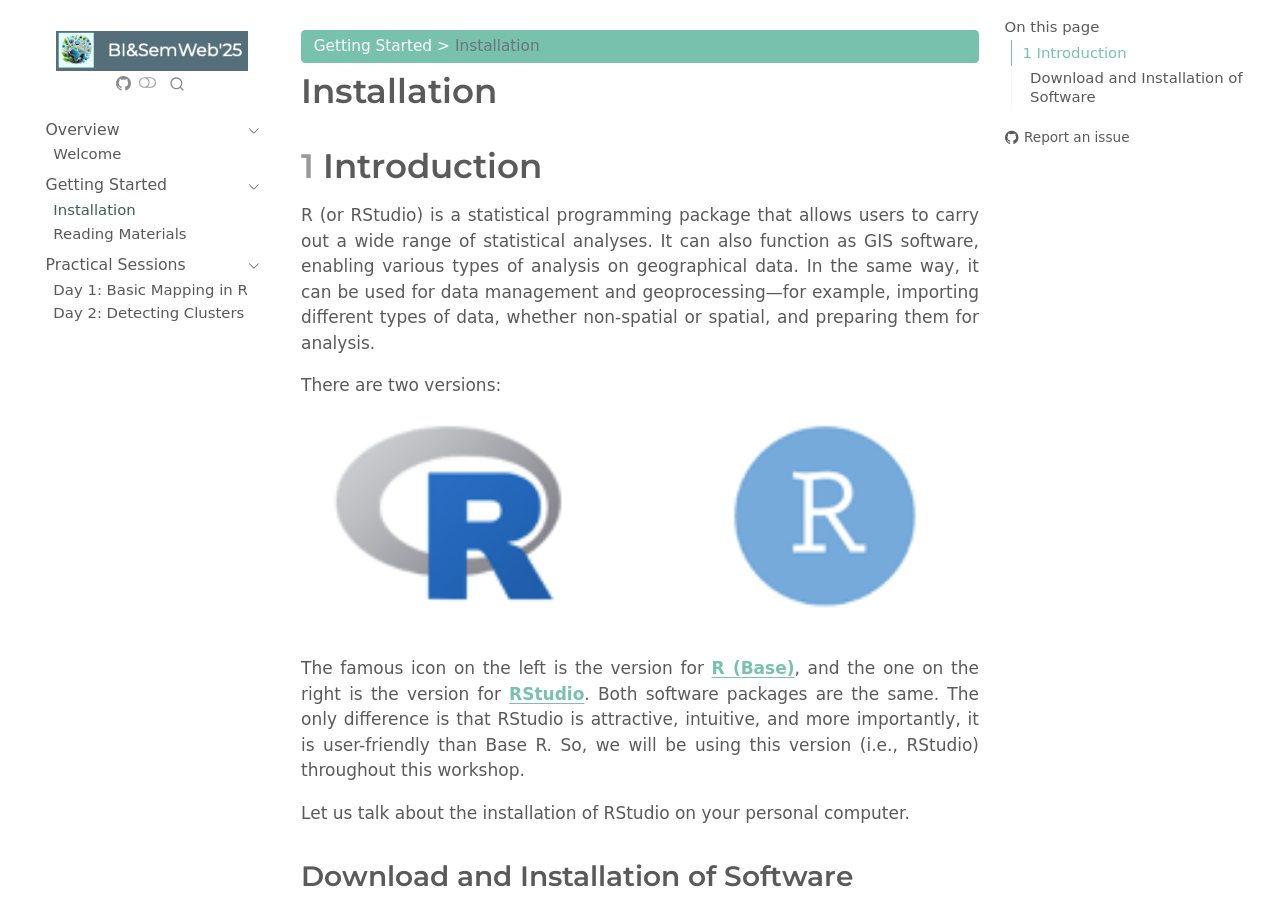
<file: docs/index.html>
<html xmlns="http://www.w3.org/1999/xhtml">    
  <head>      
    <title>Redirect to 01-installation.html</title>      
    <meta http-equiv="refresh" content="0;URL='01-installation.html'" />    
  </head>    
  <body> 
  </body>  
</html>
</file>
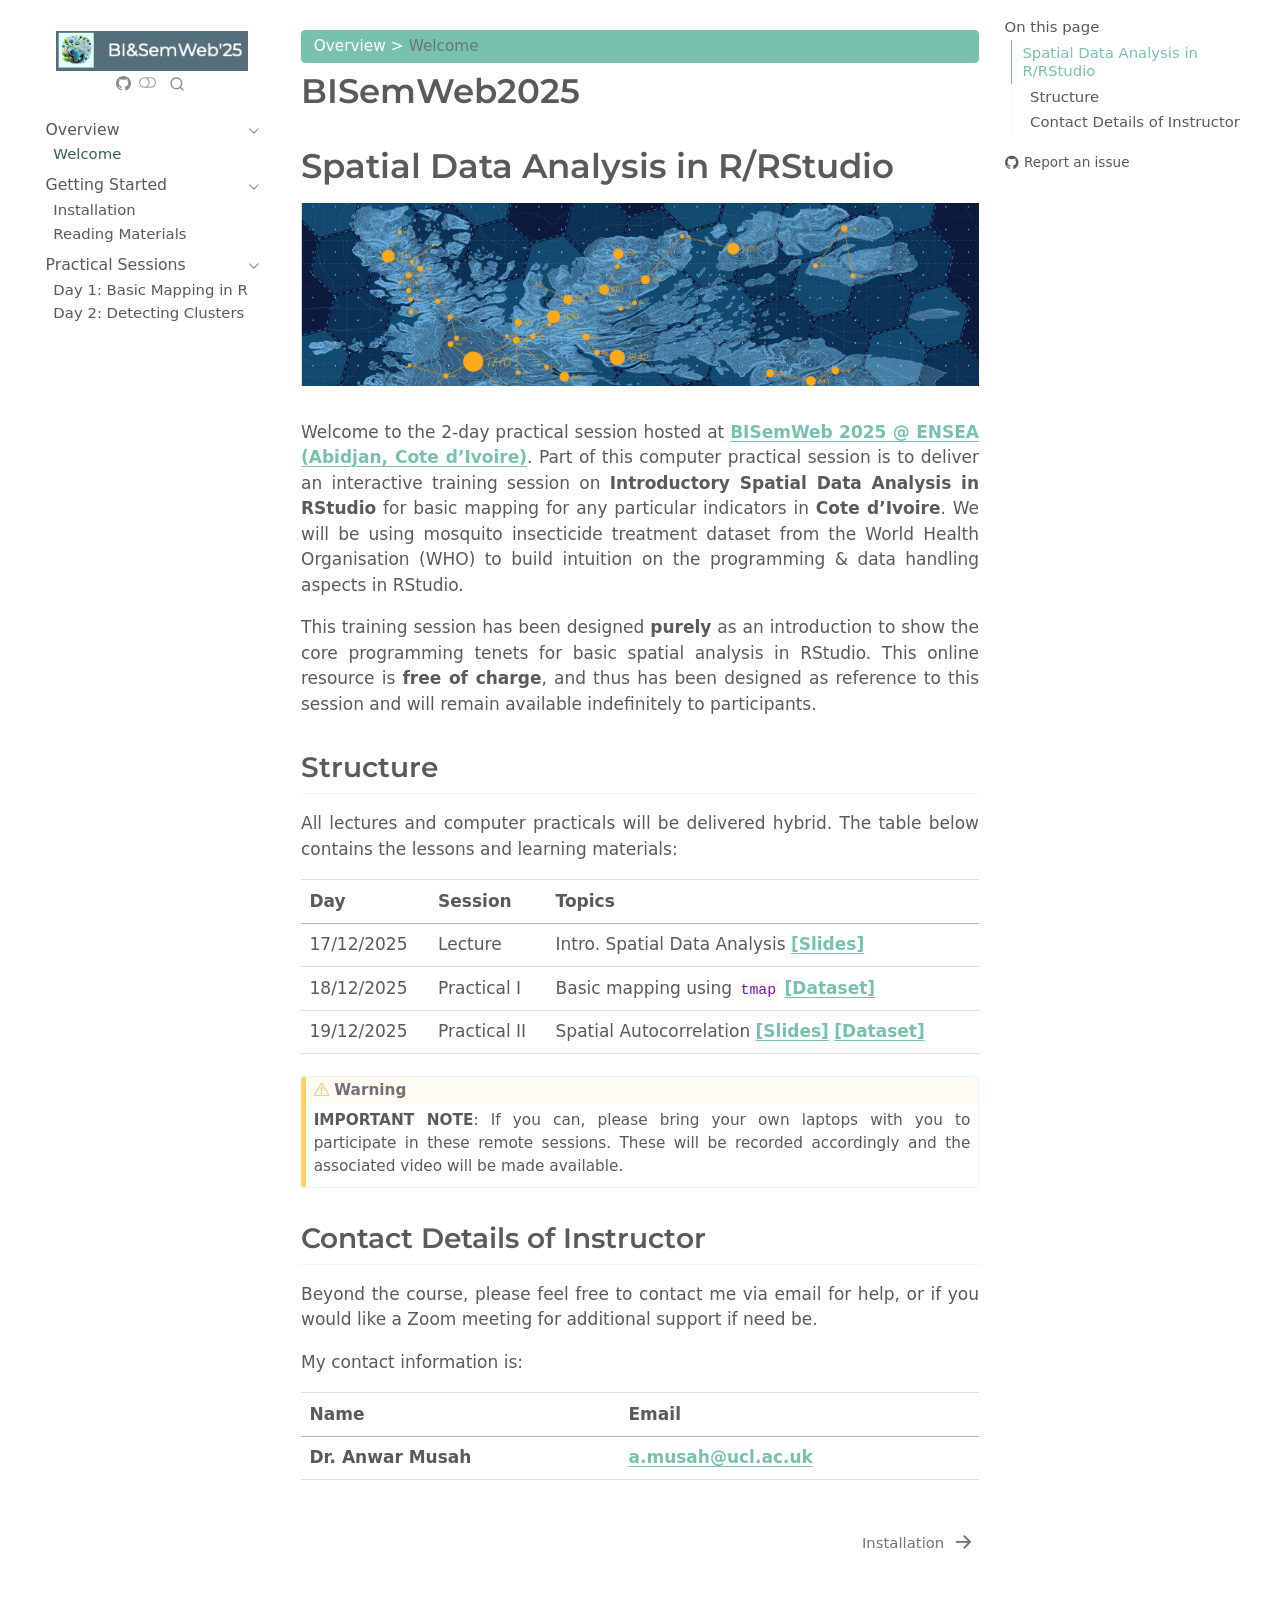
<file: docs/00-index.html>
<!DOCTYPE html>
<html xmlns="http://www.w3.org/1999/xhtml" lang="en" xml:lang="en"><head>

<meta charset="utf-8">
<meta name="generator" content="quarto-1.8.25">

<meta name="viewport" content="width=device-width, initial-scale=1.0, user-scalable=yes">


<title>BISemWeb2025</title>
<style>
code{white-space: pre-wrap;}
span.smallcaps{font-variant: small-caps;}
div.columns{display: flex; gap: min(4vw, 1.5em);}
div.column{flex: auto; overflow-x: auto;}
div.hanging-indent{margin-left: 1.5em; text-indent: -1.5em;}
ul.task-list{list-style: none;}
ul.task-list li input[type="checkbox"] {
  width: 0.8em;
  margin: 0 0.8em 0.2em -1em; /* quarto-specific, see https://github.com/quarto-dev/quarto-cli/issues/4556 */ 
  vertical-align: middle;
}
</style>


<script src="site_libs/quarto-nav/quarto-nav.js"></script>
<script src="site_libs/quarto-nav/headroom.min.js"></script>
<script src="site_libs/clipboard/clipboard.min.js"></script>
<script src="site_libs/quarto-search/autocomplete.umd.js"></script>
<script src="site_libs/quarto-search/fuse.min.js"></script>
<script src="site_libs/quarto-search/quarto-search.js"></script>
<meta name="quarto:offset" content="./">
<link href="./01-installation.html" rel="next">
<script src="site_libs/quarto-html/quarto.js" type="module"></script>
<script src="site_libs/quarto-html/tabsets/tabsets.js" type="module"></script>
<script src="site_libs/quarto-html/axe/axe-check.js" type="module"></script>
<script src="site_libs/quarto-html/popper.min.js"></script>
<script src="site_libs/quarto-html/tippy.umd.min.js"></script>
<script src="site_libs/quarto-html/anchor.min.js"></script>
<link href="site_libs/quarto-html/tippy.css" rel="stylesheet">
<link href="site_libs/quarto-html/quarto-syntax-highlighting-a14e345711173c227b21482e2eb4cc70.css" rel="stylesheet" class="quarto-color-scheme" id="quarto-text-highlighting-styles">
<link href="site_libs/quarto-html/quarto-syntax-highlighting-dark-6d7e0e055978adcb0dc3bbe98a6d8351.css" rel="stylesheet" class="quarto-color-scheme quarto-color-alternate" id="quarto-text-highlighting-styles">
<link href="site_libs/quarto-html/quarto-syntax-highlighting-a14e345711173c227b21482e2eb4cc70.css" rel="stylesheet" class="quarto-color-scheme-extra" id="quarto-text-highlighting-styles">
<script src="site_libs/bootstrap/bootstrap.min.js"></script>
<link href="site_libs/bootstrap/bootstrap-icons.css" rel="stylesheet">
<link href="site_libs/bootstrap/bootstrap-6b8658ecaa42f34dfb83e89c305171f2.min.css" rel="stylesheet" append-hash="true" class="quarto-color-scheme" id="quarto-bootstrap" data-mode="light">
<link href="site_libs/bootstrap/bootstrap-dark-87f5ed8b884f981cef75eebe188fc88d.min.css" rel="stylesheet" append-hash="true" class="quarto-color-scheme quarto-color-alternate" id="quarto-bootstrap" data-mode="dark">
<link href="site_libs/bootstrap/bootstrap-6b8658ecaa42f34dfb83e89c305171f2.min.css" rel="stylesheet" append-hash="true" class="quarto-color-scheme-extra" id="quarto-bootstrap" data-mode="light">
<script id="quarto-search-options" type="application/json">{
  "location": "sidebar",
  "copy-button": false,
  "collapse-after": 3,
  "panel-placement": "start",
  "type": "overlay",
  "limit": 50,
  "keyboard-shortcut": [
    "f",
    "/",
    "s"
  ],
  "language": {
    "search-no-results-text": "No results",
    "search-matching-documents-text": "matching documents",
    "search-copy-link-title": "Copy link to search",
    "search-hide-matches-text": "Hide additional matches",
    "search-more-match-text": "more match in this document",
    "search-more-matches-text": "more matches in this document",
    "search-clear-button-title": "Clear",
    "search-text-placeholder": "",
    "search-detached-cancel-button-title": "Cancel",
    "search-submit-button-title": "Submit",
    "search-label": "Search"
  }
}</script>
<style>html{ scroll-behavior: smooth; }</style>


<link rel="stylesheet" href="assets/styles.css">
</head>

<body class="nav-sidebar floating quarto-light"><script id="quarto-html-before-body" type="application/javascript">
    const toggleBodyColorMode = (bsSheetEl) => {
      const mode = bsSheetEl.getAttribute("data-mode");
      const bodyEl = window.document.querySelector("body");
      if (mode === "dark") {
        bodyEl.classList.add("quarto-dark");
        bodyEl.classList.remove("quarto-light");
      } else {
        bodyEl.classList.add("quarto-light");
        bodyEl.classList.remove("quarto-dark");
      }
    }
    const toggleBodyColorPrimary = () => {
      const bsSheetEl = window.document.querySelector("link#quarto-bootstrap:not([rel=disabled-stylesheet])");
      if (bsSheetEl) {
        toggleBodyColorMode(bsSheetEl);
      }
    }
    const setColorSchemeToggle = (alternate) => {
      const toggles = window.document.querySelectorAll('.quarto-color-scheme-toggle');
      for (let i=0; i < toggles.length; i++) {
        const toggle = toggles[i];
        if (toggle) {
          if (alternate) {
            toggle.classList.add("alternate");
          } else {
            toggle.classList.remove("alternate");
          }
        }
      }
    };
    const toggleColorMode = (alternate) => {
      // Switch the stylesheets
      const primaryStylesheets = window.document.querySelectorAll('link.quarto-color-scheme:not(.quarto-color-alternate)');
      const alternateStylesheets = window.document.querySelectorAll('link.quarto-color-scheme.quarto-color-alternate');
      manageTransitions('#quarto-margin-sidebar .nav-link', false);
      if (alternate) {
        // note: dark is layered on light, we don't disable primary!
        enableStylesheet(alternateStylesheets);
        for (const sheetNode of alternateStylesheets) {
          if (sheetNode.id === "quarto-bootstrap") {
            toggleBodyColorMode(sheetNode);
          }
        }
      } else {
        disableStylesheet(alternateStylesheets);
        enableStylesheet(primaryStylesheets)
        toggleBodyColorPrimary();
      }
      manageTransitions('#quarto-margin-sidebar .nav-link', true);
      // Switch the toggles
      setColorSchemeToggle(alternate)
      // Hack to workaround the fact that safari doesn't
      // properly recolor the scrollbar when toggling (#1455)
      if (navigator.userAgent.indexOf('Safari') > 0 && navigator.userAgent.indexOf('Chrome') == -1) {
        manageTransitions("body", false);
        window.scrollTo(0, 1);
        setTimeout(() => {
          window.scrollTo(0, 0);
          manageTransitions("body", true);
        }, 40);
      }
    }
    const disableStylesheet = (stylesheets) => {
      for (let i=0; i < stylesheets.length; i++) {
        const stylesheet = stylesheets[i];
        stylesheet.rel = 'disabled-stylesheet';
      }
    }
    const enableStylesheet = (stylesheets) => {
      for (let i=0; i < stylesheets.length; i++) {
        const stylesheet = stylesheets[i];
        if(stylesheet.rel !== 'stylesheet') { // for Chrome, which will still FOUC without this check
          stylesheet.rel = 'stylesheet';
        }
      }
    }
    const manageTransitions = (selector, allowTransitions) => {
      const els = window.document.querySelectorAll(selector);
      for (let i=0; i < els.length; i++) {
        const el = els[i];
        if (allowTransitions) {
          el.classList.remove('notransition');
        } else {
          el.classList.add('notransition');
        }
      }
    }
    const isFileUrl = () => {
      return window.location.protocol === 'file:';
    }
    const hasAlternateSentinel = () => {
      let styleSentinel = getColorSchemeSentinel();
      if (styleSentinel !== null) {
        return styleSentinel === "alternate";
      } else {
        return false;
      }
    }
    const setStyleSentinel = (alternate) => {
      const value = alternate ? "alternate" : "default";
      if (!isFileUrl()) {
        window.localStorage.setItem("quarto-color-scheme", value);
      } else {
        localAlternateSentinel = value;
      }
    }
    const getColorSchemeSentinel = () => {
      if (!isFileUrl()) {
        const storageValue = window.localStorage.getItem("quarto-color-scheme");
        return storageValue != null ? storageValue : localAlternateSentinel;
      } else {
        return localAlternateSentinel;
      }
    }
    const toggleGiscusIfUsed = (isAlternate, darkModeDefault) => {
      const baseTheme = document.querySelector('#giscus-base-theme')?.value ?? 'light';
      const alternateTheme = document.querySelector('#giscus-alt-theme')?.value ?? 'dark';
      let newTheme = '';
      if(authorPrefersDark) {
        newTheme = isAlternate ? baseTheme : alternateTheme;
      } else {
        newTheme = isAlternate ? alternateTheme : baseTheme;
      }
      const changeGiscusTheme = () => {
        // From: https://github.com/giscus/giscus/issues/336
        const sendMessage = (message) => {
          const iframe = document.querySelector('iframe.giscus-frame');
          if (!iframe) return;
          iframe.contentWindow.postMessage({ giscus: message }, 'https://giscus.app');
        }
        sendMessage({
          setConfig: {
            theme: newTheme
          }
        });
      }
      const isGiscussLoaded = window.document.querySelector('iframe.giscus-frame') !== null;
      if (isGiscussLoaded) {
        changeGiscusTheme();
      }
    };
    const authorPrefersDark = false;
    const darkModeDefault = authorPrefersDark;
      document.querySelector('link#quarto-text-highlighting-styles.quarto-color-scheme-extra').rel = 'disabled-stylesheet';
      document.querySelector('link#quarto-bootstrap.quarto-color-scheme-extra').rel = 'disabled-stylesheet';
    let localAlternateSentinel = darkModeDefault ? 'alternate' : 'default';
    // Dark / light mode switch
    window.quartoToggleColorScheme = () => {
      // Read the current dark / light value
      let toAlternate = !hasAlternateSentinel();
      toggleColorMode(toAlternate);
      setStyleSentinel(toAlternate);
      toggleGiscusIfUsed(toAlternate, darkModeDefault);
      window.dispatchEvent(new Event('resize'));
    };
    // Switch to dark mode if need be
    if (hasAlternateSentinel()) {
      toggleColorMode(true);
    } else {
      toggleColorMode(false);
    }
  </script>

<div id="quarto-search-results"></div>
  <header id="quarto-header" class="headroom fixed-top">
  <nav class="quarto-secondary-nav">
    <div class="container-fluid d-flex">
      <button type="button" class="quarto-btn-toggle btn" data-bs-toggle="collapse" role="button" data-bs-target=".quarto-sidebar-collapse-item" aria-controls="quarto-sidebar" aria-expanded="false" aria-label="Toggle sidebar navigation" onclick="if (window.quartoToggleHeadroom) { window.quartoToggleHeadroom(); }">
        <i class="bi bi-layout-text-sidebar-reverse"></i>
      </button>
        <nav class="quarto-page-breadcrumbs" aria-label="breadcrumb"><ol class="breadcrumb"><li class="breadcrumb-item"><a href="./00-index.html">Overview</a></li><li class="breadcrumb-item"><a href="./00-index.html">Welcome</a></li></ol></nav>
        <a class="flex-grow-1" role="navigation" data-bs-toggle="collapse" data-bs-target=".quarto-sidebar-collapse-item" aria-controls="quarto-sidebar" aria-expanded="false" aria-label="Toggle sidebar navigation" onclick="if (window.quartoToggleHeadroom) { window.quartoToggleHeadroom(); }">      
        </a>
      <button type="button" class="btn quarto-search-button" aria-label="Search" onclick="window.quartoOpenSearch();">
        <i class="bi bi-search"></i>
      </button>
    </div>
  </nav>
</header>
<!-- content -->
<div id="quarto-content" class="quarto-container page-columns page-rows-contents page-layout-article">
<!-- sidebar -->
  <nav id="quarto-sidebar" class="sidebar collapse collapse-horizontal quarto-sidebar-collapse-item sidebar-navigation floating overflow-auto">
    <div class="pt-lg-2 mt-2 text-left sidebar-header">
      <a href="https://sites.google.com/view/bisemweb25/home" class="sidebar-logo-link">
      <img src="./images/general/BISemWeb2025_logo.png" alt="" class="sidebar-logo light-content py-0 d-lg-inline d-none">
      <img src="./images/general/BISemWeb2025_logo.png" alt="" class="sidebar-logo dark-content py-0 d-lg-inline d-none">
      </a>
      <div class="sidebar-tools-main tools-wide">
    <a href="https://github.com/UCLPG-MSC-SGDS/BISemWeb2025" title="" class="quarto-navigation-tool px-1" aria-label=""><i class="bi bi-github"></i></a>
  <a href="" class="quarto-color-scheme-toggle quarto-navigation-tool  px-1" onclick="window.quartoToggleColorScheme(); return false;" title="Toggle dark mode"><i class="bi"></i></a>
    <div id="quarto-search" class="quarto-navigation-tool px-1" title="Search"></div>
</div>
      </div>
    <div class="sidebar-menu-container"> 
    <ul class="list-unstyled mt-1">
        <li class="sidebar-item sidebar-item-section">
      <div class="sidebar-item-container"> 
            <a class="sidebar-item-text sidebar-link text-start" data-bs-toggle="collapse" data-bs-target="#quarto-sidebar-section-1" role="navigation" aria-expanded="true">
 <span class="menu-text">Overview</span></a>
          <a class="sidebar-item-toggle text-start" data-bs-toggle="collapse" data-bs-target="#quarto-sidebar-section-1" role="navigation" aria-expanded="true" aria-label="Toggle section">
            <i class="bi bi-chevron-right ms-2"></i>
          </a> 
      </div>
      <ul id="quarto-sidebar-section-1" class="collapse list-unstyled sidebar-section depth1 show">  
          <li class="sidebar-item">
  <div class="sidebar-item-container"> 
  <a href="./00-index.html" class="sidebar-item-text sidebar-link active">
 <span class="menu-text">Welcome</span></a>
  </div>
</li>
      </ul>
  </li>
        <li class="sidebar-item sidebar-item-section">
      <div class="sidebar-item-container"> 
            <a class="sidebar-item-text sidebar-link text-start" data-bs-toggle="collapse" data-bs-target="#quarto-sidebar-section-2" role="navigation" aria-expanded="true">
 <span class="menu-text">Getting Started</span></a>
          <a class="sidebar-item-toggle text-start" data-bs-toggle="collapse" data-bs-target="#quarto-sidebar-section-2" role="navigation" aria-expanded="true" aria-label="Toggle section">
            <i class="bi bi-chevron-right ms-2"></i>
          </a> 
      </div>
      <ul id="quarto-sidebar-section-2" class="collapse list-unstyled sidebar-section depth1 show">  
          <li class="sidebar-item">
  <div class="sidebar-item-container"> 
  <a href="./01-installation.html" class="sidebar-item-text sidebar-link">
 <span class="menu-text">Installation</span></a>
  </div>
</li>
          <li class="sidebar-item">
  <div class="sidebar-item-container"> 
  <a href="./02-reading_list.html" class="sidebar-item-text sidebar-link">
 <span class="menu-text">Reading Materials</span></a>
  </div>
</li>
      </ul>
  </li>
        <li class="sidebar-item sidebar-item-section">
      <div class="sidebar-item-container"> 
            <a class="sidebar-item-text sidebar-link text-start" data-bs-toggle="collapse" data-bs-target="#quarto-sidebar-section-3" role="navigation" aria-expanded="true">
 <span class="menu-text">Practical Sessions</span></a>
          <a class="sidebar-item-toggle text-start" data-bs-toggle="collapse" data-bs-target="#quarto-sidebar-section-3" role="navigation" aria-expanded="true" aria-label="Toggle section">
            <i class="bi bi-chevron-right ms-2"></i>
          </a> 
      </div>
      <ul id="quarto-sidebar-section-3" class="collapse list-unstyled sidebar-section depth1 show">  
          <li class="sidebar-item">
  <div class="sidebar-item-container"> 
  <a href="./03-introduction_to_tmap.html" class="sidebar-item-text sidebar-link">
 <span class="menu-text">Day 1: Basic Mapping in R</span></a>
  </div>
</li>
          <li class="sidebar-item">
  <div class="sidebar-item-container"> 
  <a href="./04-morans_global_local.html" class="sidebar-item-text sidebar-link">
 <span class="menu-text">Day 2: Detecting Clusters</span></a>
  </div>
</li>
      </ul>
  </li>
    </ul>
    </div>
</nav>
<div id="quarto-sidebar-glass" class="quarto-sidebar-collapse-item" data-bs-toggle="collapse" data-bs-target=".quarto-sidebar-collapse-item"></div>
<!-- margin-sidebar -->
    <div id="quarto-margin-sidebar" class="sidebar margin-sidebar">
        <nav id="TOC" role="doc-toc" class="toc-active">
    <h2 id="toc-title">On this page</h2>
   
  <ul>
  <li><a href="#spatial-data-analysis-in-rrstudio" id="toc-spatial-data-analysis-in-rrstudio" class="nav-link active" data-scroll-target="#spatial-data-analysis-in-rrstudio">Spatial Data Analysis in R/RStudio</a>
  <ul>
  <li><a href="#structure" id="toc-structure" class="nav-link" data-scroll-target="#structure">Structure</a></li>
  <li><a href="#contact-details-of-instructor" id="toc-contact-details-of-instructor" class="nav-link" data-scroll-target="#contact-details-of-instructor">Contact Details of Instructor</a></li>
  </ul></li>
  </ul>
<div class="toc-actions"><ul><li><a href="https://github.com/UCLPG-MSC-SGDS/BISemWeb2025/issues/new" class="toc-action"><i class="bi bi-github"></i>Report an issue</a></li></ul></div></nav>
    </div>
<!-- main -->
<main class="content" id="quarto-document-content">


<header id="title-block-header" class="quarto-title-block default"><nav class="quarto-page-breadcrumbs quarto-title-breadcrumbs d-none d-lg-block" aria-label="breadcrumb"><ol class="breadcrumb"><li class="breadcrumb-item"><a href="./00-index.html">Overview</a></li><li class="breadcrumb-item"><a href="./00-index.html">Welcome</a></li></ol></nav>
<div class="quarto-title">
<h1 class="title">BISemWeb2025</h1>
</div>



<div class="quarto-title-meta">

    
  
    
  </div>
  


</header>


<section id="spatial-data-analysis-in-rrstudio" class="level1 unnumbered">
<h1 class="unnumbered">Spatial Data Analysis in R/RStudio</h1>
<div class="cell" data-layout-align="center">
<div class="cell-output-display">
<div class="quarto-figure quarto-figure-center">
<figure class="figure">
<p><img src="images/general/Welcome_image.png" class="img-fluid quarto-figure quarto-figure-center figure-img" style="width:100.0%"></p>
</figure>
</div>
</div>
</div>
<p>Welcome to the 2-day practical session hosted at <a href="https://sites.google.com/view/bisemweb25/home"><strong>BISemWeb 2025 @ ENSEA (Abidjan, Cote d’Ivoire)</strong></a>. Part of this computer practical session is to deliver an interactive training session on <strong>Introductory Spatial Data Analysis in RStudio</strong> for basic mapping for any particular indicators in <strong>Cote d’Ivoire</strong>. We will be using mosquito insecticide treatment dataset from the World Health Organisation (WHO) to build intuition on the programming &amp; data handling aspects in RStudio.</p>
<p>This training session has been designed <strong>purely</strong> as an introduction to show the core programming tenets for basic spatial analysis in RStudio. This online resource is <strong>free of charge</strong>, and thus has been designed as reference to this session and will remain available indefinitely to participants.</p>
<section id="structure" class="level2 unnumbered">
<h2 class="unnumbered anchored" data-anchor-id="structure">Structure</h2>
<p>All lectures and computer practicals will be delivered hybrid. The table below contains the lessons and learning materials:</p>
<table class="caption-top table">
<thead>
<tr class="header">
<th style="text-align: left;"><strong>Day</strong></th>
<th style="text-align: left;"><strong>Session</strong></th>
<th style="text-align: left;"><strong>Topics</strong></th>
</tr>
</thead>
<tbody>
<tr class="odd">
<td style="text-align: left;">17/12/2025</td>
<td style="text-align: left;">Lecture</td>
<td style="text-align: left;">Intro. Spatial Data Analysis <a href="https://tinyurl.com/yuwz3tj5"><strong>[Slides]</strong></a></td>
</tr>
<tr class="even">
<td style="text-align: left;">18/12/2025</td>
<td style="text-align: left;">Practical I</td>
<td style="text-align: left;">Basic mapping using <code>tmap</code> <a href="https://tinyurl.com/4t4dn43k"><strong>[Dataset]</strong></a></td>
</tr>
<tr class="odd">
<td style="text-align: left;">19/12/2025</td>
<td style="text-align: left;">Practical II</td>
<td style="text-align: left;">Spatial Autocorrelation <a href="https://tinyurl.com/36dajdxs"><strong>[Slides]</strong></a> <a href="https://tinyurl.com/5n7f7e3v"><strong>[Dataset]</strong></a></td>
</tr>
</tbody>
</table>
<div class="callout callout-style-default callout-warning callout-titled">
<div class="callout-header d-flex align-content-center">
<div class="callout-icon-container">
<i class="callout-icon"></i>
</div>
<div class="callout-title-container flex-fill">
Warning
</div>
</div>
<div class="callout-body-container callout-body">
<p><strong>IMPORTANT NOTE</strong>: If you can, please bring your own laptops with you to participate in these remote sessions. These will be recorded accordingly and the associated video will be made available.</p>
</div>
</div>
</section>
<section id="contact-details-of-instructor" class="level2 unnumbered">
<h2 class="unnumbered anchored" data-anchor-id="contact-details-of-instructor">Contact Details of Instructor</h2>
<p>Beyond the course, please feel free to contact me via email for help, or if you would like a Zoom meeting for additional support if need be.</p>
<p>My contact information is:</p>
<table class="caption-top table">
<thead>
<tr class="header">
<th><strong>Name</strong></th>
<th><strong>Email</strong></th>
</tr>
</thead>
<tbody>
<tr class="odd">
<td><strong>Dr.&nbsp;Anwar Musah</strong></td>
<td><a href="a.musah@ucl.ac.uk"><strong>a.musah@ucl.ac.uk</strong></a></td>
</tr>
</tbody>
</table>


</section>
</section>

</main> <!-- /main -->
<script id="quarto-html-after-body" type="application/javascript">
  window.document.addEventListener("DOMContentLoaded", function (event) {
    // Ensure there is a toggle, if there isn't float one in the top right
    if (window.document.querySelector('.quarto-color-scheme-toggle') === null) {
      const a = window.document.createElement('a');
      a.classList.add('top-right');
      a.classList.add('quarto-color-scheme-toggle');
      a.href = "";
      a.onclick = function() { try { window.quartoToggleColorScheme(); } catch {} return false; };
      const i = window.document.createElement("i");
      i.classList.add('bi');
      a.appendChild(i);
      window.document.body.appendChild(a);
    }
    setColorSchemeToggle(hasAlternateSentinel())
    const icon = "";
    const anchorJS = new window.AnchorJS();
    anchorJS.options = {
      placement: 'right',
      icon: icon
    };
    anchorJS.add('.anchored');
    const isCodeAnnotation = (el) => {
      for (const clz of el.classList) {
        if (clz.startsWith('code-annotation-')) {                     
          return true;
        }
      }
      return false;
    }
    const onCopySuccess = function(e) {
      // button target
      const button = e.trigger;
      // don't keep focus
      button.blur();
      // flash "checked"
      button.classList.add('code-copy-button-checked');
      var currentTitle = button.getAttribute("title");
      button.setAttribute("title", "Copied!");
      let tooltip;
      if (window.bootstrap) {
        button.setAttribute("data-bs-toggle", "tooltip");
        button.setAttribute("data-bs-placement", "left");
        button.setAttribute("data-bs-title", "Copied!");
        tooltip = new bootstrap.Tooltip(button, 
          { trigger: "manual", 
            customClass: "code-copy-button-tooltip",
            offset: [0, -8]});
        tooltip.show();    
      }
      setTimeout(function() {
        if (tooltip) {
          tooltip.hide();
          button.removeAttribute("data-bs-title");
          button.removeAttribute("data-bs-toggle");
          button.removeAttribute("data-bs-placement");
        }
        button.setAttribute("title", currentTitle);
        button.classList.remove('code-copy-button-checked');
      }, 1000);
      // clear code selection
      e.clearSelection();
    }
    const getTextToCopy = function(trigger) {
      const outerScaffold = trigger.parentElement.cloneNode(true);
      const codeEl = outerScaffold.querySelector('code');
      for (const childEl of codeEl.children) {
        if (isCodeAnnotation(childEl)) {
          childEl.remove();
        }
      }
      return codeEl.innerText;
    }
    const clipboard = new window.ClipboardJS('.code-copy-button:not([data-in-quarto-modal])', {
      text: getTextToCopy
    });
    clipboard.on('success', onCopySuccess);
    if (window.document.getElementById('quarto-embedded-source-code-modal')) {
      const clipboardModal = new window.ClipboardJS('.code-copy-button[data-in-quarto-modal]', {
        text: getTextToCopy,
        container: window.document.getElementById('quarto-embedded-source-code-modal')
      });
      clipboardModal.on('success', onCopySuccess);
    }
      var localhostRegex = new RegExp(/^(?:http|https):\/\/localhost\:?[0-9]*\//);
      var mailtoRegex = new RegExp(/^mailto:/);
        var filterRegex = new RegExp('/' + window.location.host + '/');
      var isInternal = (href) => {
          return filterRegex.test(href) || localhostRegex.test(href) || mailtoRegex.test(href);
      }
      // Inspect non-navigation links and adorn them if external
     var links = window.document.querySelectorAll('a[href]:not(.nav-link):not(.navbar-brand):not(.toc-action):not(.sidebar-link):not(.sidebar-item-toggle):not(.pagination-link):not(.no-external):not([aria-hidden]):not(.dropdown-item):not(.quarto-navigation-tool):not(.about-link)');
      for (var i=0; i<links.length; i++) {
        const link = links[i];
        if (!isInternal(link.href)) {
          // undo the damage that might have been done by quarto-nav.js in the case of
          // links that we want to consider external
          if (link.dataset.originalHref !== undefined) {
            link.href = link.dataset.originalHref;
          }
        }
      }
    function tippyHover(el, contentFn, onTriggerFn, onUntriggerFn) {
      const config = {
        allowHTML: true,
        maxWidth: 500,
        delay: 100,
        arrow: false,
        appendTo: function(el) {
            return el.parentElement;
        },
        interactive: true,
        interactiveBorder: 10,
        theme: 'quarto',
        placement: 'bottom-start',
      };
      if (contentFn) {
        config.content = contentFn;
      }
      if (onTriggerFn) {
        config.onTrigger = onTriggerFn;
      }
      if (onUntriggerFn) {
        config.onUntrigger = onUntriggerFn;
      }
      window.tippy(el, config); 
    }
    const noterefs = window.document.querySelectorAll('a[role="doc-noteref"]');
    for (var i=0; i<noterefs.length; i++) {
      const ref = noterefs[i];
      tippyHover(ref, function() {
        // use id or data attribute instead here
        let href = ref.getAttribute('data-footnote-href') || ref.getAttribute('href');
        try { href = new URL(href).hash; } catch {}
        const id = href.replace(/^#\/?/, "");
        const note = window.document.getElementById(id);
        if (note) {
          return note.innerHTML;
        } else {
          return "";
        }
      });
    }
    const xrefs = window.document.querySelectorAll('a.quarto-xref');
    const processXRef = (id, note) => {
      // Strip column container classes
      const stripColumnClz = (el) => {
        el.classList.remove("page-full", "page-columns");
        if (el.children) {
          for (const child of el.children) {
            stripColumnClz(child);
          }
        }
      }
      stripColumnClz(note)
      if (id === null || id.startsWith('sec-')) {
        // Special case sections, only their first couple elements
        const container = document.createElement("div");
        if (note.children && note.children.length > 2) {
          container.appendChild(note.children[0].cloneNode(true));
          for (let i = 1; i < note.children.length; i++) {
            const child = note.children[i];
            if (child.tagName === "P" && child.innerText === "") {
              continue;
            } else {
              container.appendChild(child.cloneNode(true));
              break;
            }
          }
          if (window.Quarto?.typesetMath) {
            window.Quarto.typesetMath(container);
          }
          return container.innerHTML
        } else {
          if (window.Quarto?.typesetMath) {
            window.Quarto.typesetMath(note);
          }
          return note.innerHTML;
        }
      } else {
        // Remove any anchor links if they are present
        const anchorLink = note.querySelector('a.anchorjs-link');
        if (anchorLink) {
          anchorLink.remove();
        }
        if (window.Quarto?.typesetMath) {
          window.Quarto.typesetMath(note);
        }
        if (note.classList.contains("callout")) {
          return note.outerHTML;
        } else {
          return note.innerHTML;
        }
      }
    }
    for (var i=0; i<xrefs.length; i++) {
      const xref = xrefs[i];
      tippyHover(xref, undefined, function(instance) {
        instance.disable();
        let url = xref.getAttribute('href');
        let hash = undefined; 
        if (url.startsWith('#')) {
          hash = url;
        } else {
          try { hash = new URL(url).hash; } catch {}
        }
        if (hash) {
          const id = hash.replace(/^#\/?/, "");
          const note = window.document.getElementById(id);
          if (note !== null) {
            try {
              const html = processXRef(id, note.cloneNode(true));
              instance.setContent(html);
            } finally {
              instance.enable();
              instance.show();
            }
          } else {
            // See if we can fetch this
            fetch(url.split('#')[0])
            .then(res => res.text())
            .then(html => {
              const parser = new DOMParser();
              const htmlDoc = parser.parseFromString(html, "text/html");
              const note = htmlDoc.getElementById(id);
              if (note !== null) {
                const html = processXRef(id, note);
                instance.setContent(html);
              } 
            }).finally(() => {
              instance.enable();
              instance.show();
            });
          }
        } else {
          // See if we can fetch a full url (with no hash to target)
          // This is a special case and we should probably do some content thinning / targeting
          fetch(url)
          .then(res => res.text())
          .then(html => {
            const parser = new DOMParser();
            const htmlDoc = parser.parseFromString(html, "text/html");
            const note = htmlDoc.querySelector('main.content');
            if (note !== null) {
              // This should only happen for chapter cross references
              // (since there is no id in the URL)
              // remove the first header
              if (note.children.length > 0 && note.children[0].tagName === "HEADER") {
                note.children[0].remove();
              }
              const html = processXRef(null, note);
              instance.setContent(html);
            } 
          }).finally(() => {
            instance.enable();
            instance.show();
          });
        }
      }, function(instance) {
      });
    }
        let selectedAnnoteEl;
        const selectorForAnnotation = ( cell, annotation) => {
          let cellAttr = 'data-code-cell="' + cell + '"';
          let lineAttr = 'data-code-annotation="' +  annotation + '"';
          const selector = 'span[' + cellAttr + '][' + lineAttr + ']';
          return selector;
        }
        const selectCodeLines = (annoteEl) => {
          const doc = window.document;
          const targetCell = annoteEl.getAttribute("data-target-cell");
          const targetAnnotation = annoteEl.getAttribute("data-target-annotation");
          const annoteSpan = window.document.querySelector(selectorForAnnotation(targetCell, targetAnnotation));
          const lines = annoteSpan.getAttribute("data-code-lines").split(",");
          const lineIds = lines.map((line) => {
            return targetCell + "-" + line;
          })
          let top = null;
          let height = null;
          let parent = null;
          if (lineIds.length > 0) {
              //compute the position of the single el (top and bottom and make a div)
              const el = window.document.getElementById(lineIds[0]);
              top = el.offsetTop;
              height = el.offsetHeight;
              parent = el.parentElement.parentElement;
            if (lineIds.length > 1) {
              const lastEl = window.document.getElementById(lineIds[lineIds.length - 1]);
              const bottom = lastEl.offsetTop + lastEl.offsetHeight;
              height = bottom - top;
            }
            if (top !== null && height !== null && parent !== null) {
              // cook up a div (if necessary) and position it 
              let div = window.document.getElementById("code-annotation-line-highlight");
              if (div === null) {
                div = window.document.createElement("div");
                div.setAttribute("id", "code-annotation-line-highlight");
                div.style.position = 'absolute';
                parent.appendChild(div);
              }
              div.style.top = top - 2 + "px";
              div.style.height = height + 4 + "px";
              div.style.left = 0;
              let gutterDiv = window.document.getElementById("code-annotation-line-highlight-gutter");
              if (gutterDiv === null) {
                gutterDiv = window.document.createElement("div");
                gutterDiv.setAttribute("id", "code-annotation-line-highlight-gutter");
                gutterDiv.style.position = 'absolute';
                const codeCell = window.document.getElementById(targetCell);
                const gutter = codeCell.querySelector('.code-annotation-gutter');
                gutter.appendChild(gutterDiv);
              }
              gutterDiv.style.top = top - 2 + "px";
              gutterDiv.style.height = height + 4 + "px";
            }
            selectedAnnoteEl = annoteEl;
          }
        };
        const unselectCodeLines = () => {
          const elementsIds = ["code-annotation-line-highlight", "code-annotation-line-highlight-gutter"];
          elementsIds.forEach((elId) => {
            const div = window.document.getElementById(elId);
            if (div) {
              div.remove();
            }
          });
          selectedAnnoteEl = undefined;
        };
          // Handle positioning of the toggle
      window.addEventListener(
        "resize",
        throttle(() => {
          elRect = undefined;
          if (selectedAnnoteEl) {
            selectCodeLines(selectedAnnoteEl);
          }
        }, 10)
      );
      function throttle(fn, ms) {
      let throttle = false;
      let timer;
        return (...args) => {
          if(!throttle) { // first call gets through
              fn.apply(this, args);
              throttle = true;
          } else { // all the others get throttled
              if(timer) clearTimeout(timer); // cancel #2
              timer = setTimeout(() => {
                fn.apply(this, args);
                timer = throttle = false;
              }, ms);
          }
        };
      }
        // Attach click handler to the DT
        const annoteDls = window.document.querySelectorAll('dt[data-target-cell]');
        for (const annoteDlNode of annoteDls) {
          annoteDlNode.addEventListener('click', (event) => {
            const clickedEl = event.target;
            if (clickedEl !== selectedAnnoteEl) {
              unselectCodeLines();
              const activeEl = window.document.querySelector('dt[data-target-cell].code-annotation-active');
              if (activeEl) {
                activeEl.classList.remove('code-annotation-active');
              }
              selectCodeLines(clickedEl);
              clickedEl.classList.add('code-annotation-active');
            } else {
              // Unselect the line
              unselectCodeLines();
              clickedEl.classList.remove('code-annotation-active');
            }
          });
        }
    const findCites = (el) => {
      const parentEl = el.parentElement;
      if (parentEl) {
        const cites = parentEl.dataset.cites;
        if (cites) {
          return {
            el,
            cites: cites.split(' ')
          };
        } else {
          return findCites(el.parentElement)
        }
      } else {
        return undefined;
      }
    };
    var bibliorefs = window.document.querySelectorAll('a[role="doc-biblioref"]');
    for (var i=0; i<bibliorefs.length; i++) {
      const ref = bibliorefs[i];
      const citeInfo = findCites(ref);
      if (citeInfo) {
        tippyHover(citeInfo.el, function() {
          var popup = window.document.createElement('div');
          citeInfo.cites.forEach(function(cite) {
            var citeDiv = window.document.createElement('div');
            citeDiv.classList.add('hanging-indent');
            citeDiv.classList.add('csl-entry');
            var biblioDiv = window.document.getElementById('ref-' + cite);
            if (biblioDiv) {
              citeDiv.innerHTML = biblioDiv.innerHTML;
            }
            popup.appendChild(citeDiv);
          });
          return popup.innerHTML;
        });
      }
    }
  });
  </script>
<nav class="page-navigation">
  <div class="nav-page nav-page-previous">
  </div>
  <div class="nav-page nav-page-next">
      <a href="./01-installation.html" class="pagination-link" aria-label="Installation">
        <span class="nav-page-text">Installation</span> <i class="bi bi-arrow-right-short"></i>
      </a>
  </div>
</nav>
</div> <!-- /content -->




<footer class="footer"><div class="nav-footer"><div class="nav-footer-center"><div class="toc-actions d-sm-block d-md-none"><ul><li><a href="https://github.com/UCLPG-MSC-SGDS/BISemWeb2025/issues/new" class="toc-action"><i class="bi bi-github"></i>Report an issue</a></li></ul></div></div></div></footer><script src="site_libs/quarto-html/zenscroll-min.js"></script>
</body></html>
</file>
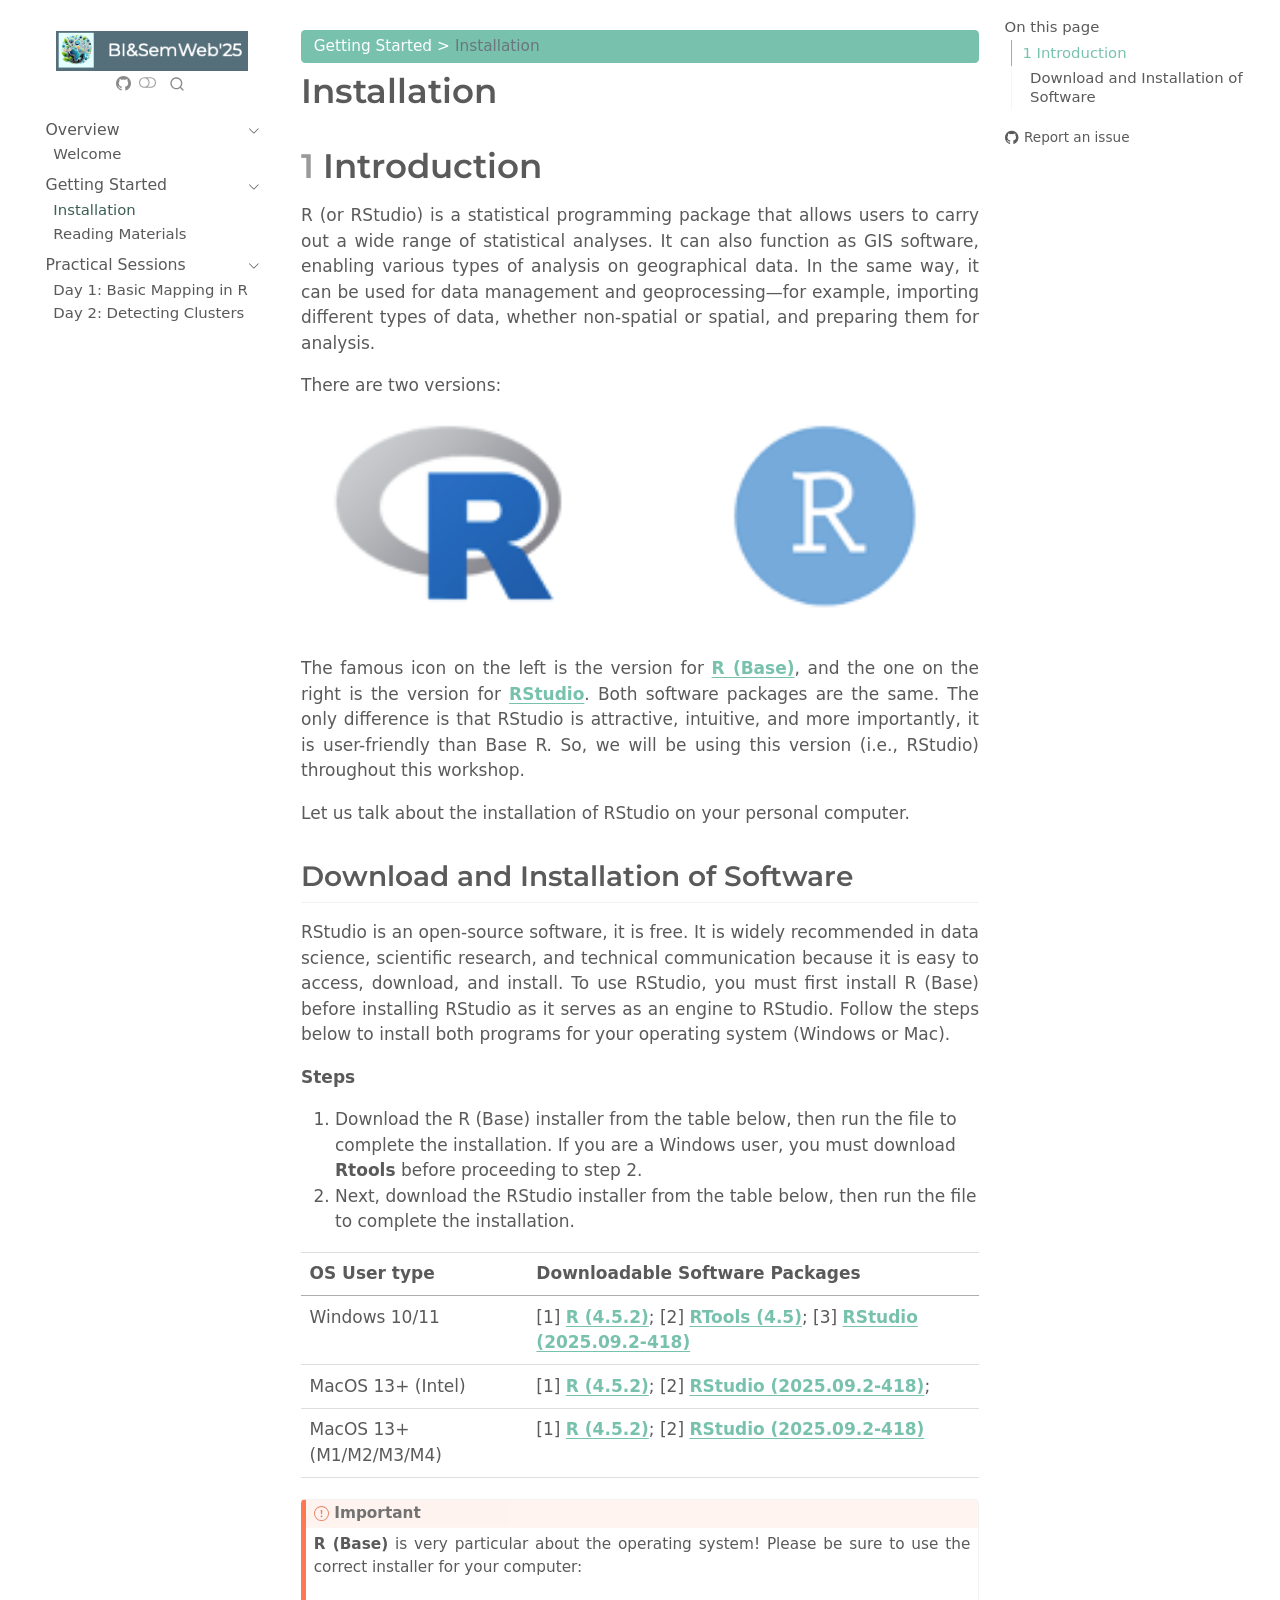
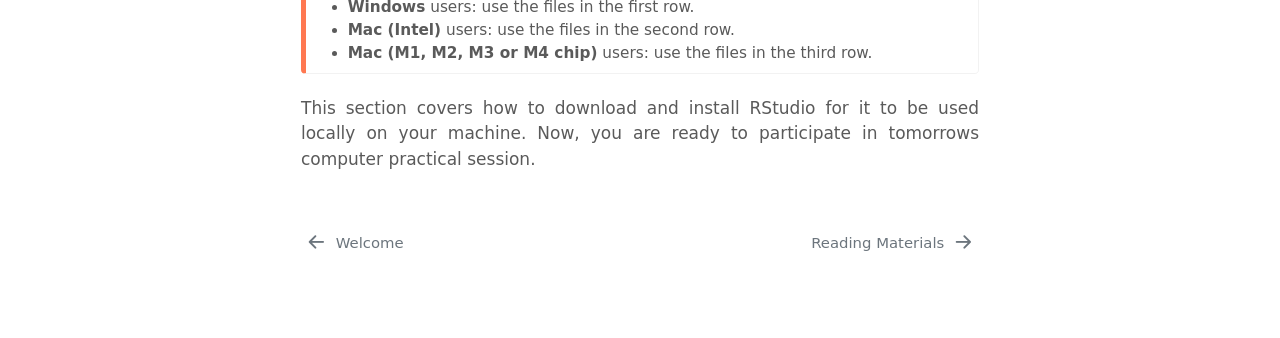
<file: docs/01-installation.html>
<!DOCTYPE html>
<html xmlns="http://www.w3.org/1999/xhtml" lang="en" xml:lang="en"><head>

<meta charset="utf-8">
<meta name="generator" content="quarto-1.8.25">

<meta name="viewport" content="width=device-width, initial-scale=1.0, user-scalable=yes">


<title>Installation</title>
<style>
code{white-space: pre-wrap;}
span.smallcaps{font-variant: small-caps;}
div.columns{display: flex; gap: min(4vw, 1.5em);}
div.column{flex: auto; overflow-x: auto;}
div.hanging-indent{margin-left: 1.5em; text-indent: -1.5em;}
ul.task-list{list-style: none;}
ul.task-list li input[type="checkbox"] {
  width: 0.8em;
  margin: 0 0.8em 0.2em -1em; /* quarto-specific, see https://github.com/quarto-dev/quarto-cli/issues/4556 */ 
  vertical-align: middle;
}
</style>


<script src="site_libs/quarto-nav/quarto-nav.js"></script>
<script src="site_libs/quarto-nav/headroom.min.js"></script>
<script src="site_libs/clipboard/clipboard.min.js"></script>
<script src="site_libs/quarto-search/autocomplete.umd.js"></script>
<script src="site_libs/quarto-search/fuse.min.js"></script>
<script src="site_libs/quarto-search/quarto-search.js"></script>
<meta name="quarto:offset" content="./">
<link href="./02-reading_list.html" rel="next">
<link href="./00-index.html" rel="prev">
<script src="site_libs/quarto-html/quarto.js" type="module"></script>
<script src="site_libs/quarto-html/tabsets/tabsets.js" type="module"></script>
<script src="site_libs/quarto-html/axe/axe-check.js" type="module"></script>
<script src="site_libs/quarto-html/popper.min.js"></script>
<script src="site_libs/quarto-html/tippy.umd.min.js"></script>
<script src="site_libs/quarto-html/anchor.min.js"></script>
<link href="site_libs/quarto-html/tippy.css" rel="stylesheet">
<link href="site_libs/quarto-html/quarto-syntax-highlighting-a14e345711173c227b21482e2eb4cc70.css" rel="stylesheet" class="quarto-color-scheme" id="quarto-text-highlighting-styles">
<link href="site_libs/quarto-html/quarto-syntax-highlighting-dark-6d7e0e055978adcb0dc3bbe98a6d8351.css" rel="stylesheet" class="quarto-color-scheme quarto-color-alternate" id="quarto-text-highlighting-styles">
<link href="site_libs/quarto-html/quarto-syntax-highlighting-a14e345711173c227b21482e2eb4cc70.css" rel="stylesheet" class="quarto-color-scheme-extra" id="quarto-text-highlighting-styles">
<script src="site_libs/bootstrap/bootstrap.min.js"></script>
<link href="site_libs/bootstrap/bootstrap-icons.css" rel="stylesheet">
<link href="site_libs/bootstrap/bootstrap-6b8658ecaa42f34dfb83e89c305171f2.min.css" rel="stylesheet" append-hash="true" class="quarto-color-scheme" id="quarto-bootstrap" data-mode="light">
<link href="site_libs/bootstrap/bootstrap-dark-87f5ed8b884f981cef75eebe188fc88d.min.css" rel="stylesheet" append-hash="true" class="quarto-color-scheme quarto-color-alternate" id="quarto-bootstrap" data-mode="dark">
<link href="site_libs/bootstrap/bootstrap-6b8658ecaa42f34dfb83e89c305171f2.min.css" rel="stylesheet" append-hash="true" class="quarto-color-scheme-extra" id="quarto-bootstrap" data-mode="light">
<script id="quarto-search-options" type="application/json">{
  "location": "sidebar",
  "copy-button": false,
  "collapse-after": 3,
  "panel-placement": "start",
  "type": "overlay",
  "limit": 50,
  "keyboard-shortcut": [
    "f",
    "/",
    "s"
  ],
  "language": {
    "search-no-results-text": "No results",
    "search-matching-documents-text": "matching documents",
    "search-copy-link-title": "Copy link to search",
    "search-hide-matches-text": "Hide additional matches",
    "search-more-match-text": "more match in this document",
    "search-more-matches-text": "more matches in this document",
    "search-clear-button-title": "Clear",
    "search-text-placeholder": "",
    "search-detached-cancel-button-title": "Cancel",
    "search-submit-button-title": "Submit",
    "search-label": "Search"
  }
}</script>
<style>html{ scroll-behavior: smooth; }</style>


<link rel="stylesheet" href="assets/styles.css">
</head>

<body class="nav-sidebar floating quarto-light"><script id="quarto-html-before-body" type="application/javascript">
    const toggleBodyColorMode = (bsSheetEl) => {
      const mode = bsSheetEl.getAttribute("data-mode");
      const bodyEl = window.document.querySelector("body");
      if (mode === "dark") {
        bodyEl.classList.add("quarto-dark");
        bodyEl.classList.remove("quarto-light");
      } else {
        bodyEl.classList.add("quarto-light");
        bodyEl.classList.remove("quarto-dark");
      }
    }
    const toggleBodyColorPrimary = () => {
      const bsSheetEl = window.document.querySelector("link#quarto-bootstrap:not([rel=disabled-stylesheet])");
      if (bsSheetEl) {
        toggleBodyColorMode(bsSheetEl);
      }
    }
    const setColorSchemeToggle = (alternate) => {
      const toggles = window.document.querySelectorAll('.quarto-color-scheme-toggle');
      for (let i=0; i < toggles.length; i++) {
        const toggle = toggles[i];
        if (toggle) {
          if (alternate) {
            toggle.classList.add("alternate");
          } else {
            toggle.classList.remove("alternate");
          }
        }
      }
    };
    const toggleColorMode = (alternate) => {
      // Switch the stylesheets
      const primaryStylesheets = window.document.querySelectorAll('link.quarto-color-scheme:not(.quarto-color-alternate)');
      const alternateStylesheets = window.document.querySelectorAll('link.quarto-color-scheme.quarto-color-alternate');
      manageTransitions('#quarto-margin-sidebar .nav-link', false);
      if (alternate) {
        // note: dark is layered on light, we don't disable primary!
        enableStylesheet(alternateStylesheets);
        for (const sheetNode of alternateStylesheets) {
          if (sheetNode.id === "quarto-bootstrap") {
            toggleBodyColorMode(sheetNode);
          }
        }
      } else {
        disableStylesheet(alternateStylesheets);
        enableStylesheet(primaryStylesheets)
        toggleBodyColorPrimary();
      }
      manageTransitions('#quarto-margin-sidebar .nav-link', true);
      // Switch the toggles
      setColorSchemeToggle(alternate)
      // Hack to workaround the fact that safari doesn't
      // properly recolor the scrollbar when toggling (#1455)
      if (navigator.userAgent.indexOf('Safari') > 0 && navigator.userAgent.indexOf('Chrome') == -1) {
        manageTransitions("body", false);
        window.scrollTo(0, 1);
        setTimeout(() => {
          window.scrollTo(0, 0);
          manageTransitions("body", true);
        }, 40);
      }
    }
    const disableStylesheet = (stylesheets) => {
      for (let i=0; i < stylesheets.length; i++) {
        const stylesheet = stylesheets[i];
        stylesheet.rel = 'disabled-stylesheet';
      }
    }
    const enableStylesheet = (stylesheets) => {
      for (let i=0; i < stylesheets.length; i++) {
        const stylesheet = stylesheets[i];
        if(stylesheet.rel !== 'stylesheet') { // for Chrome, which will still FOUC without this check
          stylesheet.rel = 'stylesheet';
        }
      }
    }
    const manageTransitions = (selector, allowTransitions) => {
      const els = window.document.querySelectorAll(selector);
      for (let i=0; i < els.length; i++) {
        const el = els[i];
        if (allowTransitions) {
          el.classList.remove('notransition');
        } else {
          el.classList.add('notransition');
        }
      }
    }
    const isFileUrl = () => {
      return window.location.protocol === 'file:';
    }
    const hasAlternateSentinel = () => {
      let styleSentinel = getColorSchemeSentinel();
      if (styleSentinel !== null) {
        return styleSentinel === "alternate";
      } else {
        return false;
      }
    }
    const setStyleSentinel = (alternate) => {
      const value = alternate ? "alternate" : "default";
      if (!isFileUrl()) {
        window.localStorage.setItem("quarto-color-scheme", value);
      } else {
        localAlternateSentinel = value;
      }
    }
    const getColorSchemeSentinel = () => {
      if (!isFileUrl()) {
        const storageValue = window.localStorage.getItem("quarto-color-scheme");
        return storageValue != null ? storageValue : localAlternateSentinel;
      } else {
        return localAlternateSentinel;
      }
    }
    const toggleGiscusIfUsed = (isAlternate, darkModeDefault) => {
      const baseTheme = document.querySelector('#giscus-base-theme')?.value ?? 'light';
      const alternateTheme = document.querySelector('#giscus-alt-theme')?.value ?? 'dark';
      let newTheme = '';
      if(authorPrefersDark) {
        newTheme = isAlternate ? baseTheme : alternateTheme;
      } else {
        newTheme = isAlternate ? alternateTheme : baseTheme;
      }
      const changeGiscusTheme = () => {
        // From: https://github.com/giscus/giscus/issues/336
        const sendMessage = (message) => {
          const iframe = document.querySelector('iframe.giscus-frame');
          if (!iframe) return;
          iframe.contentWindow.postMessage({ giscus: message }, 'https://giscus.app');
        }
        sendMessage({
          setConfig: {
            theme: newTheme
          }
        });
      }
      const isGiscussLoaded = window.document.querySelector('iframe.giscus-frame') !== null;
      if (isGiscussLoaded) {
        changeGiscusTheme();
      }
    };
    const authorPrefersDark = false;
    const darkModeDefault = authorPrefersDark;
      document.querySelector('link#quarto-text-highlighting-styles.quarto-color-scheme-extra').rel = 'disabled-stylesheet';
      document.querySelector('link#quarto-bootstrap.quarto-color-scheme-extra').rel = 'disabled-stylesheet';
    let localAlternateSentinel = darkModeDefault ? 'alternate' : 'default';
    // Dark / light mode switch
    window.quartoToggleColorScheme = () => {
      // Read the current dark / light value
      let toAlternate = !hasAlternateSentinel();
      toggleColorMode(toAlternate);
      setStyleSentinel(toAlternate);
      toggleGiscusIfUsed(toAlternate, darkModeDefault);
      window.dispatchEvent(new Event('resize'));
    };
    // Switch to dark mode if need be
    if (hasAlternateSentinel()) {
      toggleColorMode(true);
    } else {
      toggleColorMode(false);
    }
  </script>

<div id="quarto-search-results"></div>
  <header id="quarto-header" class="headroom fixed-top">
  <nav class="quarto-secondary-nav">
    <div class="container-fluid d-flex">
      <button type="button" class="quarto-btn-toggle btn" data-bs-toggle="collapse" role="button" data-bs-target=".quarto-sidebar-collapse-item" aria-controls="quarto-sidebar" aria-expanded="false" aria-label="Toggle sidebar navigation" onclick="if (window.quartoToggleHeadroom) { window.quartoToggleHeadroom(); }">
        <i class="bi bi-layout-text-sidebar-reverse"></i>
      </button>
        <nav class="quarto-page-breadcrumbs" aria-label="breadcrumb"><ol class="breadcrumb"><li class="breadcrumb-item"><a href="./01-installation.html">Getting Started</a></li><li class="breadcrumb-item"><a href="./01-installation.html">Installation</a></li></ol></nav>
        <a class="flex-grow-1" role="navigation" data-bs-toggle="collapse" data-bs-target=".quarto-sidebar-collapse-item" aria-controls="quarto-sidebar" aria-expanded="false" aria-label="Toggle sidebar navigation" onclick="if (window.quartoToggleHeadroom) { window.quartoToggleHeadroom(); }">      
        </a>
      <button type="button" class="btn quarto-search-button" aria-label="Search" onclick="window.quartoOpenSearch();">
        <i class="bi bi-search"></i>
      </button>
    </div>
  </nav>
</header>
<!-- content -->
<div id="quarto-content" class="quarto-container page-columns page-rows-contents page-layout-article">
<!-- sidebar -->
  <nav id="quarto-sidebar" class="sidebar collapse collapse-horizontal quarto-sidebar-collapse-item sidebar-navigation floating overflow-auto">
    <div class="pt-lg-2 mt-2 text-left sidebar-header">
      <a href="https://sites.google.com/view/bisemweb25/home" class="sidebar-logo-link">
      <img src="./images/general/BISemWeb2025_logo.png" alt="" class="sidebar-logo light-content py-0 d-lg-inline d-none">
      <img src="./images/general/BISemWeb2025_logo.png" alt="" class="sidebar-logo dark-content py-0 d-lg-inline d-none">
      </a>
      <div class="sidebar-tools-main tools-wide">
    <a href="https://github.com/UCLPG-MSC-SGDS/BISemWeb2025" title="" class="quarto-navigation-tool px-1" aria-label=""><i class="bi bi-github"></i></a>
  <a href="" class="quarto-color-scheme-toggle quarto-navigation-tool  px-1" onclick="window.quartoToggleColorScheme(); return false;" title="Toggle dark mode"><i class="bi"></i></a>
    <div id="quarto-search" class="quarto-navigation-tool px-1" title="Search"></div>
</div>
      </div>
    <div class="sidebar-menu-container"> 
    <ul class="list-unstyled mt-1">
        <li class="sidebar-item sidebar-item-section">
      <div class="sidebar-item-container"> 
            <a class="sidebar-item-text sidebar-link text-start" data-bs-toggle="collapse" data-bs-target="#quarto-sidebar-section-1" role="navigation" aria-expanded="true">
 <span class="menu-text">Overview</span></a>
          <a class="sidebar-item-toggle text-start" data-bs-toggle="collapse" data-bs-target="#quarto-sidebar-section-1" role="navigation" aria-expanded="true" aria-label="Toggle section">
            <i class="bi bi-chevron-right ms-2"></i>
          </a> 
      </div>
      <ul id="quarto-sidebar-section-1" class="collapse list-unstyled sidebar-section depth1 show">  
          <li class="sidebar-item">
  <div class="sidebar-item-container"> 
  <a href="./00-index.html" class="sidebar-item-text sidebar-link">
 <span class="menu-text">Welcome</span></a>
  </div>
</li>
      </ul>
  </li>
        <li class="sidebar-item sidebar-item-section">
      <div class="sidebar-item-container"> 
            <a class="sidebar-item-text sidebar-link text-start" data-bs-toggle="collapse" data-bs-target="#quarto-sidebar-section-2" role="navigation" aria-expanded="true">
 <span class="menu-text">Getting Started</span></a>
          <a class="sidebar-item-toggle text-start" data-bs-toggle="collapse" data-bs-target="#quarto-sidebar-section-2" role="navigation" aria-expanded="true" aria-label="Toggle section">
            <i class="bi bi-chevron-right ms-2"></i>
          </a> 
      </div>
      <ul id="quarto-sidebar-section-2" class="collapse list-unstyled sidebar-section depth1 show">  
          <li class="sidebar-item">
  <div class="sidebar-item-container"> 
  <a href="./01-installation.html" class="sidebar-item-text sidebar-link active">
 <span class="menu-text">Installation</span></a>
  </div>
</li>
          <li class="sidebar-item">
  <div class="sidebar-item-container"> 
  <a href="./02-reading_list.html" class="sidebar-item-text sidebar-link">
 <span class="menu-text">Reading Materials</span></a>
  </div>
</li>
      </ul>
  </li>
        <li class="sidebar-item sidebar-item-section">
      <div class="sidebar-item-container"> 
            <a class="sidebar-item-text sidebar-link text-start" data-bs-toggle="collapse" data-bs-target="#quarto-sidebar-section-3" role="navigation" aria-expanded="true">
 <span class="menu-text">Practical Sessions</span></a>
          <a class="sidebar-item-toggle text-start" data-bs-toggle="collapse" data-bs-target="#quarto-sidebar-section-3" role="navigation" aria-expanded="true" aria-label="Toggle section">
            <i class="bi bi-chevron-right ms-2"></i>
          </a> 
      </div>
      <ul id="quarto-sidebar-section-3" class="collapse list-unstyled sidebar-section depth1 show">  
          <li class="sidebar-item">
  <div class="sidebar-item-container"> 
  <a href="./03-introduction_to_tmap.html" class="sidebar-item-text sidebar-link">
 <span class="menu-text">Day 1: Basic Mapping in R</span></a>
  </div>
</li>
          <li class="sidebar-item">
  <div class="sidebar-item-container"> 
  <a href="./04-morans_global_local.html" class="sidebar-item-text sidebar-link">
 <span class="menu-text">Day 2: Detecting Clusters</span></a>
  </div>
</li>
      </ul>
  </li>
    </ul>
    </div>
</nav>
<div id="quarto-sidebar-glass" class="quarto-sidebar-collapse-item" data-bs-toggle="collapse" data-bs-target=".quarto-sidebar-collapse-item"></div>
<!-- margin-sidebar -->
    <div id="quarto-margin-sidebar" class="sidebar margin-sidebar">
        <nav id="TOC" role="doc-toc" class="toc-active">
    <h2 id="toc-title">On this page</h2>
   
  <ul>
  <li><a href="#introduction" id="toc-introduction" class="nav-link active" data-scroll-target="#introduction"><span class="header-section-number">1</span> Introduction</a>
  <ul>
  <li><a href="#download-and-installation-of-software" id="toc-download-and-installation-of-software" class="nav-link" data-scroll-target="#download-and-installation-of-software">Download and Installation of Software</a></li>
  </ul></li>
  </ul>
<div class="toc-actions"><ul><li><a href="https://github.com/UCLPG-MSC-SGDS/BISemWeb2025/issues/new" class="toc-action"><i class="bi bi-github"></i>Report an issue</a></li></ul></div></nav>
    </div>
<!-- main -->
<main class="content" id="quarto-document-content">


<header id="title-block-header" class="quarto-title-block default"><nav class="quarto-page-breadcrumbs quarto-title-breadcrumbs d-none d-lg-block" aria-label="breadcrumb"><ol class="breadcrumb"><li class="breadcrumb-item"><a href="./01-installation.html">Getting Started</a></li><li class="breadcrumb-item"><a href="./01-installation.html">Installation</a></li></ol></nav>
<div class="quarto-title">
<h1 class="title">Installation</h1>
</div>



<div class="quarto-title-meta">

    
  
    
  </div>
  


</header>


<section id="introduction" class="level1" data-number="1">
<h1 data-number="1"><span class="header-section-number">1</span> Introduction</h1>
<p>R (or RStudio) is a statistical programming package that allows users to carry out a wide range of statistical analyses. It can also function as GIS software, enabling various types of analysis on geographical data. In the same way, it can be used for data management and geoprocessing—for example, importing different types of data, whether non-spatial or spatial, and preparing them for analysis.</p>
<p>There are two versions:</p>
<div class="cell" data-layout-align="center">
<div class="cell-output-display">
<div class="quarto-figure quarto-figure-center">
<figure class="figure">
<p><img src="images/general/R_versiontypes.png" class="img-fluid quarto-figure quarto-figure-center figure-img" style="width:100.0%"></p>
</figure>
</div>
</div>
</div>
<p>The famous icon on the left is the version for <a href="https://www.r-project.org"><strong>R (Base)</strong></a>, and the one on the right is the version for <a href="https://www.rstudio.com"><strong>RStudio</strong></a>. Both software packages are the same. The only difference is that RStudio is attractive, intuitive, and more importantly, it is user-friendly than Base R. So, we will be using this version (i.e., RStudio) throughout this workshop.</p>
<p>Let us talk about the installation of RStudio on your personal computer.</p>
<section id="download-and-installation-of-software" class="level2 unnumbered">
<h2 class="unnumbered anchored" data-anchor-id="download-and-installation-of-software">Download and Installation of Software</h2>
<p>RStudio is an open-source software, it is free. It is widely recommended in data science, scientific research, and technical communication because it is easy to access, download, and install. To use RStudio, you must first install R (Base) before installing RStudio as it serves as an engine to RStudio. Follow the steps below to install both programs for your operating system (Windows or Mac).</p>
<p><strong>Steps</strong></p>
<ol type="1">
<li>Download the R (Base) installer from the table below, then run the file to complete the installation. If you are a Windows user, you must download <strong>Rtools</strong> before proceeding to step 2.</li>
<li>Next, download the RStudio installer from the table below, then run the file to complete the installation.</li>
</ol>
<table class="caption-top table">
<thead>
<tr class="header">
<th><strong>OS User type</strong></th>
<th><strong>Downloadable Software Packages</strong></th>
</tr>
</thead>
<tbody>
<tr class="odd">
<td>Windows 10/11</td>
<td>[1] <a href="https://cran.ma.imperial.ac.uk/bin/windows/base/R-4.5.2-win.exe"><strong>R (4.5.2)</strong></a>; [2] <a href="https://cran.ma.imperial.ac.uk/bin/windows/Rtools/rtools45/files/rtools45-6691-6492.exe"><strong>RTools (4.5)</strong></a>; [3] <a href="https://download1.rstudio.org/electron/windows/RStudio-2025.09.2-418.exe"><strong>RStudio (2025.09.2-418)</strong></a></td>
</tr>
<tr class="even">
<td>MacOS 13+ (Intel)</td>
<td>[1] <a href="https://cran.ma.imperial.ac.uk/bin/macosx/big-sur-x86_64/base/R-4.5.2-x86_64.pkg"><strong>R (4.5.2)</strong></a>; [2] <a href="https://download1.rstudio.org/electron/macos/RStudio-2025.09.2-418.dmg"><strong>RStudio (2025.09.2-418)</strong></a>;</td>
</tr>
<tr class="odd">
<td>MacOS 13+ (M1/M2/M3/M4)</td>
<td>[1] <a href="https://cran.ma.imperial.ac.uk/bin/macosx/big-sur-arm64/base/R-4.5.2-arm64.pkg"><strong>R (4.5.2)</strong></a>; [2] <a href="https://download1.rstudio.org/electron/macos/RStudio-2025.09.2-418.dmg"><strong>RStudio (2025.09.2-418)</strong></a></td>
</tr>
</tbody>
</table>
<div class="callout callout-style-default callout-important callout-titled">
<div class="callout-header d-flex align-content-center">
<div class="callout-icon-container">
<i class="callout-icon"></i>
</div>
<div class="callout-title-container flex-fill">
Important
</div>
</div>
<div class="callout-body-container callout-body">
<p><strong>R (Base)</strong> is very particular about the operating system! Please be sure to use the correct installer for your computer:</p>
<ul>
<li><strong>Windows</strong> users: use the files in the first row.</li>
<li><strong>Mac (Intel)</strong> users: use the files in the second row.</li>
<li><strong>Mac (M1, M2, M3 or M4 chip)</strong> users: use the files in the third row.</li>
</ul>
</div>
</div>
<p>This section covers how to download and install RStudio for it to be used locally on your machine. Now, you are ready to participate in tomorrows computer practical session.</p>


</section>
</section>

</main> <!-- /main -->
<script id="quarto-html-after-body" type="application/javascript">
  window.document.addEventListener("DOMContentLoaded", function (event) {
    // Ensure there is a toggle, if there isn't float one in the top right
    if (window.document.querySelector('.quarto-color-scheme-toggle') === null) {
      const a = window.document.createElement('a');
      a.classList.add('top-right');
      a.classList.add('quarto-color-scheme-toggle');
      a.href = "";
      a.onclick = function() { try { window.quartoToggleColorScheme(); } catch {} return false; };
      const i = window.document.createElement("i");
      i.classList.add('bi');
      a.appendChild(i);
      window.document.body.appendChild(a);
    }
    setColorSchemeToggle(hasAlternateSentinel())
    const icon = "";
    const anchorJS = new window.AnchorJS();
    anchorJS.options = {
      placement: 'right',
      icon: icon
    };
    anchorJS.add('.anchored');
    const isCodeAnnotation = (el) => {
      for (const clz of el.classList) {
        if (clz.startsWith('code-annotation-')) {                     
          return true;
        }
      }
      return false;
    }
    const onCopySuccess = function(e) {
      // button target
      const button = e.trigger;
      // don't keep focus
      button.blur();
      // flash "checked"
      button.classList.add('code-copy-button-checked');
      var currentTitle = button.getAttribute("title");
      button.setAttribute("title", "Copied!");
      let tooltip;
      if (window.bootstrap) {
        button.setAttribute("data-bs-toggle", "tooltip");
        button.setAttribute("data-bs-placement", "left");
        button.setAttribute("data-bs-title", "Copied!");
        tooltip = new bootstrap.Tooltip(button, 
          { trigger: "manual", 
            customClass: "code-copy-button-tooltip",
            offset: [0, -8]});
        tooltip.show();    
      }
      setTimeout(function() {
        if (tooltip) {
          tooltip.hide();
          button.removeAttribute("data-bs-title");
          button.removeAttribute("data-bs-toggle");
          button.removeAttribute("data-bs-placement");
        }
        button.setAttribute("title", currentTitle);
        button.classList.remove('code-copy-button-checked');
      }, 1000);
      // clear code selection
      e.clearSelection();
    }
    const getTextToCopy = function(trigger) {
      const outerScaffold = trigger.parentElement.cloneNode(true);
      const codeEl = outerScaffold.querySelector('code');
      for (const childEl of codeEl.children) {
        if (isCodeAnnotation(childEl)) {
          childEl.remove();
        }
      }
      return codeEl.innerText;
    }
    const clipboard = new window.ClipboardJS('.code-copy-button:not([data-in-quarto-modal])', {
      text: getTextToCopy
    });
    clipboard.on('success', onCopySuccess);
    if (window.document.getElementById('quarto-embedded-source-code-modal')) {
      const clipboardModal = new window.ClipboardJS('.code-copy-button[data-in-quarto-modal]', {
        text: getTextToCopy,
        container: window.document.getElementById('quarto-embedded-source-code-modal')
      });
      clipboardModal.on('success', onCopySuccess);
    }
      var localhostRegex = new RegExp(/^(?:http|https):\/\/localhost\:?[0-9]*\//);
      var mailtoRegex = new RegExp(/^mailto:/);
        var filterRegex = new RegExp('/' + window.location.host + '/');
      var isInternal = (href) => {
          return filterRegex.test(href) || localhostRegex.test(href) || mailtoRegex.test(href);
      }
      // Inspect non-navigation links and adorn them if external
     var links = window.document.querySelectorAll('a[href]:not(.nav-link):not(.navbar-brand):not(.toc-action):not(.sidebar-link):not(.sidebar-item-toggle):not(.pagination-link):not(.no-external):not([aria-hidden]):not(.dropdown-item):not(.quarto-navigation-tool):not(.about-link)');
      for (var i=0; i<links.length; i++) {
        const link = links[i];
        if (!isInternal(link.href)) {
          // undo the damage that might have been done by quarto-nav.js in the case of
          // links that we want to consider external
          if (link.dataset.originalHref !== undefined) {
            link.href = link.dataset.originalHref;
          }
        }
      }
    function tippyHover(el, contentFn, onTriggerFn, onUntriggerFn) {
      const config = {
        allowHTML: true,
        maxWidth: 500,
        delay: 100,
        arrow: false,
        appendTo: function(el) {
            return el.parentElement;
        },
        interactive: true,
        interactiveBorder: 10,
        theme: 'quarto',
        placement: 'bottom-start',
      };
      if (contentFn) {
        config.content = contentFn;
      }
      if (onTriggerFn) {
        config.onTrigger = onTriggerFn;
      }
      if (onUntriggerFn) {
        config.onUntrigger = onUntriggerFn;
      }
      window.tippy(el, config); 
    }
    const noterefs = window.document.querySelectorAll('a[role="doc-noteref"]');
    for (var i=0; i<noterefs.length; i++) {
      const ref = noterefs[i];
      tippyHover(ref, function() {
        // use id or data attribute instead here
        let href = ref.getAttribute('data-footnote-href') || ref.getAttribute('href');
        try { href = new URL(href).hash; } catch {}
        const id = href.replace(/^#\/?/, "");
        const note = window.document.getElementById(id);
        if (note) {
          return note.innerHTML;
        } else {
          return "";
        }
      });
    }
    const xrefs = window.document.querySelectorAll('a.quarto-xref');
    const processXRef = (id, note) => {
      // Strip column container classes
      const stripColumnClz = (el) => {
        el.classList.remove("page-full", "page-columns");
        if (el.children) {
          for (const child of el.children) {
            stripColumnClz(child);
          }
        }
      }
      stripColumnClz(note)
      if (id === null || id.startsWith('sec-')) {
        // Special case sections, only their first couple elements
        const container = document.createElement("div");
        if (note.children && note.children.length > 2) {
          container.appendChild(note.children[0].cloneNode(true));
          for (let i = 1; i < note.children.length; i++) {
            const child = note.children[i];
            if (child.tagName === "P" && child.innerText === "") {
              continue;
            } else {
              container.appendChild(child.cloneNode(true));
              break;
            }
          }
          if (window.Quarto?.typesetMath) {
            window.Quarto.typesetMath(container);
          }
          return container.innerHTML
        } else {
          if (window.Quarto?.typesetMath) {
            window.Quarto.typesetMath(note);
          }
          return note.innerHTML;
        }
      } else {
        // Remove any anchor links if they are present
        const anchorLink = note.querySelector('a.anchorjs-link');
        if (anchorLink) {
          anchorLink.remove();
        }
        if (window.Quarto?.typesetMath) {
          window.Quarto.typesetMath(note);
        }
        if (note.classList.contains("callout")) {
          return note.outerHTML;
        } else {
          return note.innerHTML;
        }
      }
    }
    for (var i=0; i<xrefs.length; i++) {
      const xref = xrefs[i];
      tippyHover(xref, undefined, function(instance) {
        instance.disable();
        let url = xref.getAttribute('href');
        let hash = undefined; 
        if (url.startsWith('#')) {
          hash = url;
        } else {
          try { hash = new URL(url).hash; } catch {}
        }
        if (hash) {
          const id = hash.replace(/^#\/?/, "");
          const note = window.document.getElementById(id);
          if (note !== null) {
            try {
              const html = processXRef(id, note.cloneNode(true));
              instance.setContent(html);
            } finally {
              instance.enable();
              instance.show();
            }
          } else {
            // See if we can fetch this
            fetch(url.split('#')[0])
            .then(res => res.text())
            .then(html => {
              const parser = new DOMParser();
              const htmlDoc = parser.parseFromString(html, "text/html");
              const note = htmlDoc.getElementById(id);
              if (note !== null) {
                const html = processXRef(id, note);
                instance.setContent(html);
              } 
            }).finally(() => {
              instance.enable();
              instance.show();
            });
          }
        } else {
          // See if we can fetch a full url (with no hash to target)
          // This is a special case and we should probably do some content thinning / targeting
          fetch(url)
          .then(res => res.text())
          .then(html => {
            const parser = new DOMParser();
            const htmlDoc = parser.parseFromString(html, "text/html");
            const note = htmlDoc.querySelector('main.content');
            if (note !== null) {
              // This should only happen for chapter cross references
              // (since there is no id in the URL)
              // remove the first header
              if (note.children.length > 0 && note.children[0].tagName === "HEADER") {
                note.children[0].remove();
              }
              const html = processXRef(null, note);
              instance.setContent(html);
            } 
          }).finally(() => {
            instance.enable();
            instance.show();
          });
        }
      }, function(instance) {
      });
    }
        let selectedAnnoteEl;
        const selectorForAnnotation = ( cell, annotation) => {
          let cellAttr = 'data-code-cell="' + cell + '"';
          let lineAttr = 'data-code-annotation="' +  annotation + '"';
          const selector = 'span[' + cellAttr + '][' + lineAttr + ']';
          return selector;
        }
        const selectCodeLines = (annoteEl) => {
          const doc = window.document;
          const targetCell = annoteEl.getAttribute("data-target-cell");
          const targetAnnotation = annoteEl.getAttribute("data-target-annotation");
          const annoteSpan = window.document.querySelector(selectorForAnnotation(targetCell, targetAnnotation));
          const lines = annoteSpan.getAttribute("data-code-lines").split(",");
          const lineIds = lines.map((line) => {
            return targetCell + "-" + line;
          })
          let top = null;
          let height = null;
          let parent = null;
          if (lineIds.length > 0) {
              //compute the position of the single el (top and bottom and make a div)
              const el = window.document.getElementById(lineIds[0]);
              top = el.offsetTop;
              height = el.offsetHeight;
              parent = el.parentElement.parentElement;
            if (lineIds.length > 1) {
              const lastEl = window.document.getElementById(lineIds[lineIds.length - 1]);
              const bottom = lastEl.offsetTop + lastEl.offsetHeight;
              height = bottom - top;
            }
            if (top !== null && height !== null && parent !== null) {
              // cook up a div (if necessary) and position it 
              let div = window.document.getElementById("code-annotation-line-highlight");
              if (div === null) {
                div = window.document.createElement("div");
                div.setAttribute("id", "code-annotation-line-highlight");
                div.style.position = 'absolute';
                parent.appendChild(div);
              }
              div.style.top = top - 2 + "px";
              div.style.height = height + 4 + "px";
              div.style.left = 0;
              let gutterDiv = window.document.getElementById("code-annotation-line-highlight-gutter");
              if (gutterDiv === null) {
                gutterDiv = window.document.createElement("div");
                gutterDiv.setAttribute("id", "code-annotation-line-highlight-gutter");
                gutterDiv.style.position = 'absolute';
                const codeCell = window.document.getElementById(targetCell);
                const gutter = codeCell.querySelector('.code-annotation-gutter');
                gutter.appendChild(gutterDiv);
              }
              gutterDiv.style.top = top - 2 + "px";
              gutterDiv.style.height = height + 4 + "px";
            }
            selectedAnnoteEl = annoteEl;
          }
        };
        const unselectCodeLines = () => {
          const elementsIds = ["code-annotation-line-highlight", "code-annotation-line-highlight-gutter"];
          elementsIds.forEach((elId) => {
            const div = window.document.getElementById(elId);
            if (div) {
              div.remove();
            }
          });
          selectedAnnoteEl = undefined;
        };
          // Handle positioning of the toggle
      window.addEventListener(
        "resize",
        throttle(() => {
          elRect = undefined;
          if (selectedAnnoteEl) {
            selectCodeLines(selectedAnnoteEl);
          }
        }, 10)
      );
      function throttle(fn, ms) {
      let throttle = false;
      let timer;
        return (...args) => {
          if(!throttle) { // first call gets through
              fn.apply(this, args);
              throttle = true;
          } else { // all the others get throttled
              if(timer) clearTimeout(timer); // cancel #2
              timer = setTimeout(() => {
                fn.apply(this, args);
                timer = throttle = false;
              }, ms);
          }
        };
      }
        // Attach click handler to the DT
        const annoteDls = window.document.querySelectorAll('dt[data-target-cell]');
        for (const annoteDlNode of annoteDls) {
          annoteDlNode.addEventListener('click', (event) => {
            const clickedEl = event.target;
            if (clickedEl !== selectedAnnoteEl) {
              unselectCodeLines();
              const activeEl = window.document.querySelector('dt[data-target-cell].code-annotation-active');
              if (activeEl) {
                activeEl.classList.remove('code-annotation-active');
              }
              selectCodeLines(clickedEl);
              clickedEl.classList.add('code-annotation-active');
            } else {
              // Unselect the line
              unselectCodeLines();
              clickedEl.classList.remove('code-annotation-active');
            }
          });
        }
    const findCites = (el) => {
      const parentEl = el.parentElement;
      if (parentEl) {
        const cites = parentEl.dataset.cites;
        if (cites) {
          return {
            el,
            cites: cites.split(' ')
          };
        } else {
          return findCites(el.parentElement)
        }
      } else {
        return undefined;
      }
    };
    var bibliorefs = window.document.querySelectorAll('a[role="doc-biblioref"]');
    for (var i=0; i<bibliorefs.length; i++) {
      const ref = bibliorefs[i];
      const citeInfo = findCites(ref);
      if (citeInfo) {
        tippyHover(citeInfo.el, function() {
          var popup = window.document.createElement('div');
          citeInfo.cites.forEach(function(cite) {
            var citeDiv = window.document.createElement('div');
            citeDiv.classList.add('hanging-indent');
            citeDiv.classList.add('csl-entry');
            var biblioDiv = window.document.getElementById('ref-' + cite);
            if (biblioDiv) {
              citeDiv.innerHTML = biblioDiv.innerHTML;
            }
            popup.appendChild(citeDiv);
          });
          return popup.innerHTML;
        });
      }
    }
  });
  </script>
<nav class="page-navigation">
  <div class="nav-page nav-page-previous">
      <a href="./00-index.html" class="pagination-link" aria-label="Welcome">
        <i class="bi bi-arrow-left-short"></i> <span class="nav-page-text">Welcome</span>
      </a>          
  </div>
  <div class="nav-page nav-page-next">
      <a href="./02-reading_list.html" class="pagination-link" aria-label="Reading Materials">
        <span class="nav-page-text">Reading Materials</span> <i class="bi bi-arrow-right-short"></i>
      </a>
  </div>
</nav>
</div> <!-- /content -->




<footer class="footer"><div class="nav-footer"><div class="nav-footer-center"><div class="toc-actions d-sm-block d-md-none"><ul><li><a href="https://github.com/UCLPG-MSC-SGDS/BISemWeb2025/issues/new" class="toc-action"><i class="bi bi-github"></i>Report an issue</a></li></ul></div></div></div></footer><script src="site_libs/quarto-html/zenscroll-min.js"></script>
</body></html>
</file>
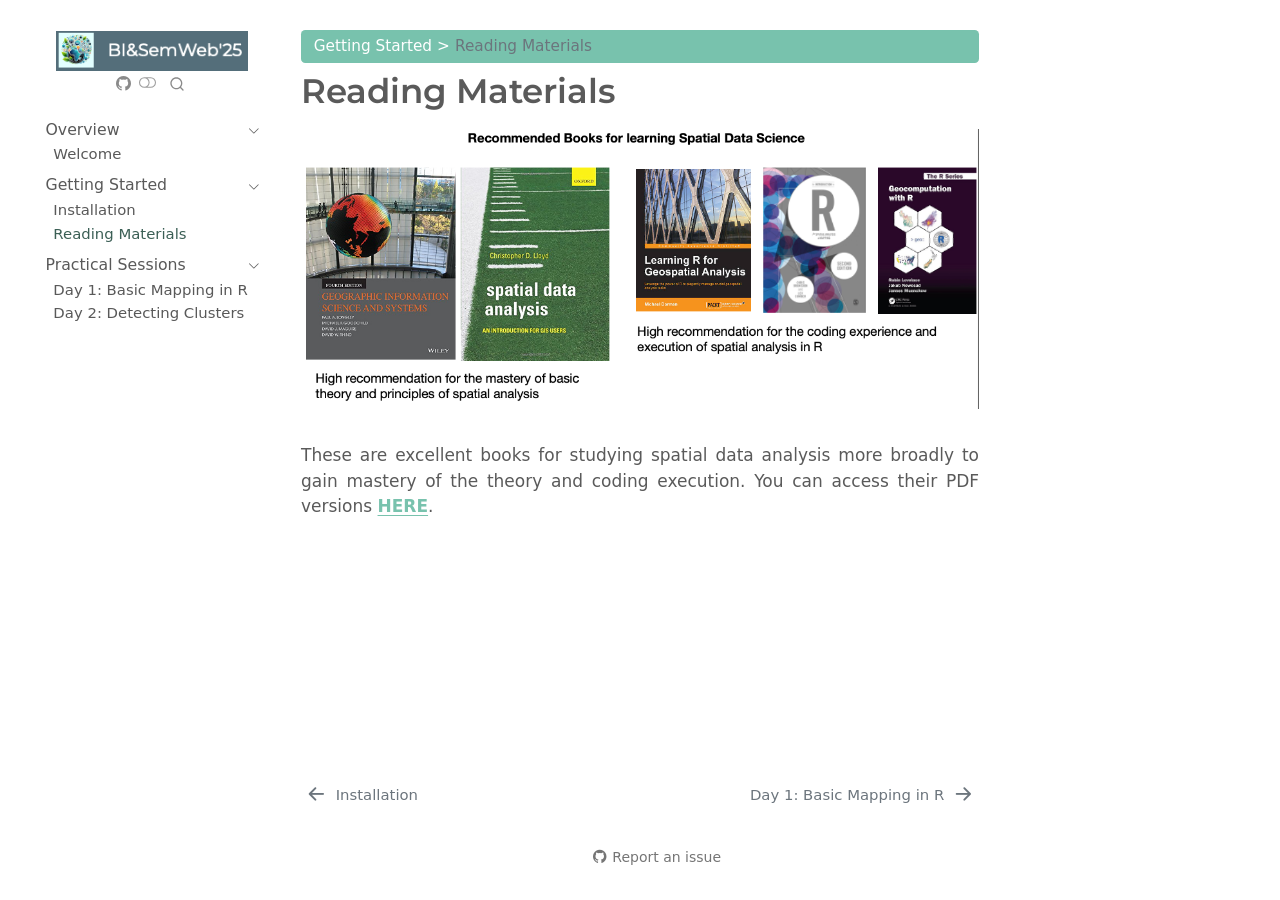
<file: docs/02-reading_list.html>
<!DOCTYPE html>
<html xmlns="http://www.w3.org/1999/xhtml" lang="en" xml:lang="en"><head>

<meta charset="utf-8">
<meta name="generator" content="quarto-1.8.25">

<meta name="viewport" content="width=device-width, initial-scale=1.0, user-scalable=yes">


<title>Reading Materials</title>
<style>
code{white-space: pre-wrap;}
span.smallcaps{font-variant: small-caps;}
div.columns{display: flex; gap: min(4vw, 1.5em);}
div.column{flex: auto; overflow-x: auto;}
div.hanging-indent{margin-left: 1.5em; text-indent: -1.5em;}
ul.task-list{list-style: none;}
ul.task-list li input[type="checkbox"] {
  width: 0.8em;
  margin: 0 0.8em 0.2em -1em; /* quarto-specific, see https://github.com/quarto-dev/quarto-cli/issues/4556 */ 
  vertical-align: middle;
}
</style>


<script src="site_libs/quarto-nav/quarto-nav.js"></script>
<script src="site_libs/quarto-nav/headroom.min.js"></script>
<script src="site_libs/clipboard/clipboard.min.js"></script>
<script src="site_libs/quarto-search/autocomplete.umd.js"></script>
<script src="site_libs/quarto-search/fuse.min.js"></script>
<script src="site_libs/quarto-search/quarto-search.js"></script>
<meta name="quarto:offset" content="./">
<link href="./03-introduction_to_tmap.html" rel="next">
<link href="./01-installation.html" rel="prev">
<script src="site_libs/quarto-html/quarto.js" type="module"></script>
<script src="site_libs/quarto-html/tabsets/tabsets.js" type="module"></script>
<script src="site_libs/quarto-html/axe/axe-check.js" type="module"></script>
<script src="site_libs/quarto-html/popper.min.js"></script>
<script src="site_libs/quarto-html/tippy.umd.min.js"></script>
<script src="site_libs/quarto-html/anchor.min.js"></script>
<link href="site_libs/quarto-html/tippy.css" rel="stylesheet">
<link href="site_libs/quarto-html/quarto-syntax-highlighting-a14e345711173c227b21482e2eb4cc70.css" rel="stylesheet" class="quarto-color-scheme" id="quarto-text-highlighting-styles">
<link href="site_libs/quarto-html/quarto-syntax-highlighting-dark-6d7e0e055978adcb0dc3bbe98a6d8351.css" rel="stylesheet" class="quarto-color-scheme quarto-color-alternate" id="quarto-text-highlighting-styles">
<link href="site_libs/quarto-html/quarto-syntax-highlighting-a14e345711173c227b21482e2eb4cc70.css" rel="stylesheet" class="quarto-color-scheme-extra" id="quarto-text-highlighting-styles">
<script src="site_libs/bootstrap/bootstrap.min.js"></script>
<link href="site_libs/bootstrap/bootstrap-icons.css" rel="stylesheet">
<link href="site_libs/bootstrap/bootstrap-6b8658ecaa42f34dfb83e89c305171f2.min.css" rel="stylesheet" append-hash="true" class="quarto-color-scheme" id="quarto-bootstrap" data-mode="light">
<link href="site_libs/bootstrap/bootstrap-dark-87f5ed8b884f981cef75eebe188fc88d.min.css" rel="stylesheet" append-hash="true" class="quarto-color-scheme quarto-color-alternate" id="quarto-bootstrap" data-mode="dark">
<link href="site_libs/bootstrap/bootstrap-6b8658ecaa42f34dfb83e89c305171f2.min.css" rel="stylesheet" append-hash="true" class="quarto-color-scheme-extra" id="quarto-bootstrap" data-mode="light">
<script id="quarto-search-options" type="application/json">{
  "location": "sidebar",
  "copy-button": false,
  "collapse-after": 3,
  "panel-placement": "start",
  "type": "overlay",
  "limit": 50,
  "keyboard-shortcut": [
    "f",
    "/",
    "s"
  ],
  "language": {
    "search-no-results-text": "No results",
    "search-matching-documents-text": "matching documents",
    "search-copy-link-title": "Copy link to search",
    "search-hide-matches-text": "Hide additional matches",
    "search-more-match-text": "more match in this document",
    "search-more-matches-text": "more matches in this document",
    "search-clear-button-title": "Clear",
    "search-text-placeholder": "",
    "search-detached-cancel-button-title": "Cancel",
    "search-submit-button-title": "Submit",
    "search-label": "Search"
  }
}</script>
<style>html{ scroll-behavior: smooth; }</style>


<link rel="stylesheet" href="assets/styles.css">
</head>

<body class="nav-sidebar floating quarto-light"><script id="quarto-html-before-body" type="application/javascript">
    const toggleBodyColorMode = (bsSheetEl) => {
      const mode = bsSheetEl.getAttribute("data-mode");
      const bodyEl = window.document.querySelector("body");
      if (mode === "dark") {
        bodyEl.classList.add("quarto-dark");
        bodyEl.classList.remove("quarto-light");
      } else {
        bodyEl.classList.add("quarto-light");
        bodyEl.classList.remove("quarto-dark");
      }
    }
    const toggleBodyColorPrimary = () => {
      const bsSheetEl = window.document.querySelector("link#quarto-bootstrap:not([rel=disabled-stylesheet])");
      if (bsSheetEl) {
        toggleBodyColorMode(bsSheetEl);
      }
    }
    const setColorSchemeToggle = (alternate) => {
      const toggles = window.document.querySelectorAll('.quarto-color-scheme-toggle');
      for (let i=0; i < toggles.length; i++) {
        const toggle = toggles[i];
        if (toggle) {
          if (alternate) {
            toggle.classList.add("alternate");
          } else {
            toggle.classList.remove("alternate");
          }
        }
      }
    };
    const toggleColorMode = (alternate) => {
      // Switch the stylesheets
      const primaryStylesheets = window.document.querySelectorAll('link.quarto-color-scheme:not(.quarto-color-alternate)');
      const alternateStylesheets = window.document.querySelectorAll('link.quarto-color-scheme.quarto-color-alternate');
      manageTransitions('#quarto-margin-sidebar .nav-link', false);
      if (alternate) {
        // note: dark is layered on light, we don't disable primary!
        enableStylesheet(alternateStylesheets);
        for (const sheetNode of alternateStylesheets) {
          if (sheetNode.id === "quarto-bootstrap") {
            toggleBodyColorMode(sheetNode);
          }
        }
      } else {
        disableStylesheet(alternateStylesheets);
        enableStylesheet(primaryStylesheets)
        toggleBodyColorPrimary();
      }
      manageTransitions('#quarto-margin-sidebar .nav-link', true);
      // Switch the toggles
      setColorSchemeToggle(alternate)
      // Hack to workaround the fact that safari doesn't
      // properly recolor the scrollbar when toggling (#1455)
      if (navigator.userAgent.indexOf('Safari') > 0 && navigator.userAgent.indexOf('Chrome') == -1) {
        manageTransitions("body", false);
        window.scrollTo(0, 1);
        setTimeout(() => {
          window.scrollTo(0, 0);
          manageTransitions("body", true);
        }, 40);
      }
    }
    const disableStylesheet = (stylesheets) => {
      for (let i=0; i < stylesheets.length; i++) {
        const stylesheet = stylesheets[i];
        stylesheet.rel = 'disabled-stylesheet';
      }
    }
    const enableStylesheet = (stylesheets) => {
      for (let i=0; i < stylesheets.length; i++) {
        const stylesheet = stylesheets[i];
        if(stylesheet.rel !== 'stylesheet') { // for Chrome, which will still FOUC without this check
          stylesheet.rel = 'stylesheet';
        }
      }
    }
    const manageTransitions = (selector, allowTransitions) => {
      const els = window.document.querySelectorAll(selector);
      for (let i=0; i < els.length; i++) {
        const el = els[i];
        if (allowTransitions) {
          el.classList.remove('notransition');
        } else {
          el.classList.add('notransition');
        }
      }
    }
    const isFileUrl = () => {
      return window.location.protocol === 'file:';
    }
    const hasAlternateSentinel = () => {
      let styleSentinel = getColorSchemeSentinel();
      if (styleSentinel !== null) {
        return styleSentinel === "alternate";
      } else {
        return false;
      }
    }
    const setStyleSentinel = (alternate) => {
      const value = alternate ? "alternate" : "default";
      if (!isFileUrl()) {
        window.localStorage.setItem("quarto-color-scheme", value);
      } else {
        localAlternateSentinel = value;
      }
    }
    const getColorSchemeSentinel = () => {
      if (!isFileUrl()) {
        const storageValue = window.localStorage.getItem("quarto-color-scheme");
        return storageValue != null ? storageValue : localAlternateSentinel;
      } else {
        return localAlternateSentinel;
      }
    }
    const toggleGiscusIfUsed = (isAlternate, darkModeDefault) => {
      const baseTheme = document.querySelector('#giscus-base-theme')?.value ?? 'light';
      const alternateTheme = document.querySelector('#giscus-alt-theme')?.value ?? 'dark';
      let newTheme = '';
      if(authorPrefersDark) {
        newTheme = isAlternate ? baseTheme : alternateTheme;
      } else {
        newTheme = isAlternate ? alternateTheme : baseTheme;
      }
      const changeGiscusTheme = () => {
        // From: https://github.com/giscus/giscus/issues/336
        const sendMessage = (message) => {
          const iframe = document.querySelector('iframe.giscus-frame');
          if (!iframe) return;
          iframe.contentWindow.postMessage({ giscus: message }, 'https://giscus.app');
        }
        sendMessage({
          setConfig: {
            theme: newTheme
          }
        });
      }
      const isGiscussLoaded = window.document.querySelector('iframe.giscus-frame') !== null;
      if (isGiscussLoaded) {
        changeGiscusTheme();
      }
    };
    const authorPrefersDark = false;
    const darkModeDefault = authorPrefersDark;
      document.querySelector('link#quarto-text-highlighting-styles.quarto-color-scheme-extra').rel = 'disabled-stylesheet';
      document.querySelector('link#quarto-bootstrap.quarto-color-scheme-extra').rel = 'disabled-stylesheet';
    let localAlternateSentinel = darkModeDefault ? 'alternate' : 'default';
    // Dark / light mode switch
    window.quartoToggleColorScheme = () => {
      // Read the current dark / light value
      let toAlternate = !hasAlternateSentinel();
      toggleColorMode(toAlternate);
      setStyleSentinel(toAlternate);
      toggleGiscusIfUsed(toAlternate, darkModeDefault);
      window.dispatchEvent(new Event('resize'));
    };
    // Switch to dark mode if need be
    if (hasAlternateSentinel()) {
      toggleColorMode(true);
    } else {
      toggleColorMode(false);
    }
  </script>

<div id="quarto-search-results"></div>
  <header id="quarto-header" class="headroom fixed-top">
  <nav class="quarto-secondary-nav">
    <div class="container-fluid d-flex">
      <button type="button" class="quarto-btn-toggle btn" data-bs-toggle="collapse" role="button" data-bs-target=".quarto-sidebar-collapse-item" aria-controls="quarto-sidebar" aria-expanded="false" aria-label="Toggle sidebar navigation" onclick="if (window.quartoToggleHeadroom) { window.quartoToggleHeadroom(); }">
        <i class="bi bi-layout-text-sidebar-reverse"></i>
      </button>
        <nav class="quarto-page-breadcrumbs" aria-label="breadcrumb"><ol class="breadcrumb"><li class="breadcrumb-item"><a href="./01-installation.html">Getting Started</a></li><li class="breadcrumb-item"><a href="./02-reading_list.html">Reading Materials</a></li></ol></nav>
        <a class="flex-grow-1" role="navigation" data-bs-toggle="collapse" data-bs-target=".quarto-sidebar-collapse-item" aria-controls="quarto-sidebar" aria-expanded="false" aria-label="Toggle sidebar navigation" onclick="if (window.quartoToggleHeadroom) { window.quartoToggleHeadroom(); }">      
        </a>
      <button type="button" class="btn quarto-search-button" aria-label="Search" onclick="window.quartoOpenSearch();">
        <i class="bi bi-search"></i>
      </button>
    </div>
  </nav>
</header>
<!-- content -->
<div id="quarto-content" class="quarto-container page-columns page-rows-contents page-layout-article">
<!-- sidebar -->
  <nav id="quarto-sidebar" class="sidebar collapse collapse-horizontal quarto-sidebar-collapse-item sidebar-navigation floating overflow-auto">
    <div class="pt-lg-2 mt-2 text-left sidebar-header">
      <a href="https://sites.google.com/view/bisemweb25/home" class="sidebar-logo-link">
      <img src="./images/general/BISemWeb2025_logo.png" alt="" class="sidebar-logo light-content py-0 d-lg-inline d-none">
      <img src="./images/general/BISemWeb2025_logo.png" alt="" class="sidebar-logo dark-content py-0 d-lg-inline d-none">
      </a>
      <div class="sidebar-tools-main tools-wide">
    <a href="https://github.com/UCLPG-MSC-SGDS/BISemWeb2025" title="" class="quarto-navigation-tool px-1" aria-label=""><i class="bi bi-github"></i></a>
  <a href="" class="quarto-color-scheme-toggle quarto-navigation-tool  px-1" onclick="window.quartoToggleColorScheme(); return false;" title="Toggle dark mode"><i class="bi"></i></a>
    <div id="quarto-search" class="quarto-navigation-tool px-1" title="Search"></div>
</div>
      </div>
    <div class="sidebar-menu-container"> 
    <ul class="list-unstyled mt-1">
        <li class="sidebar-item sidebar-item-section">
      <div class="sidebar-item-container"> 
            <a class="sidebar-item-text sidebar-link text-start" data-bs-toggle="collapse" data-bs-target="#quarto-sidebar-section-1" role="navigation" aria-expanded="true">
 <span class="menu-text">Overview</span></a>
          <a class="sidebar-item-toggle text-start" data-bs-toggle="collapse" data-bs-target="#quarto-sidebar-section-1" role="navigation" aria-expanded="true" aria-label="Toggle section">
            <i class="bi bi-chevron-right ms-2"></i>
          </a> 
      </div>
      <ul id="quarto-sidebar-section-1" class="collapse list-unstyled sidebar-section depth1 show">  
          <li class="sidebar-item">
  <div class="sidebar-item-container"> 
  <a href="./00-index.html" class="sidebar-item-text sidebar-link">
 <span class="menu-text">Welcome</span></a>
  </div>
</li>
      </ul>
  </li>
        <li class="sidebar-item sidebar-item-section">
      <div class="sidebar-item-container"> 
            <a class="sidebar-item-text sidebar-link text-start" data-bs-toggle="collapse" data-bs-target="#quarto-sidebar-section-2" role="navigation" aria-expanded="true">
 <span class="menu-text">Getting Started</span></a>
          <a class="sidebar-item-toggle text-start" data-bs-toggle="collapse" data-bs-target="#quarto-sidebar-section-2" role="navigation" aria-expanded="true" aria-label="Toggle section">
            <i class="bi bi-chevron-right ms-2"></i>
          </a> 
      </div>
      <ul id="quarto-sidebar-section-2" class="collapse list-unstyled sidebar-section depth1 show">  
          <li class="sidebar-item">
  <div class="sidebar-item-container"> 
  <a href="./01-installation.html" class="sidebar-item-text sidebar-link">
 <span class="menu-text">Installation</span></a>
  </div>
</li>
          <li class="sidebar-item">
  <div class="sidebar-item-container"> 
  <a href="./02-reading_list.html" class="sidebar-item-text sidebar-link active">
 <span class="menu-text">Reading Materials</span></a>
  </div>
</li>
      </ul>
  </li>
        <li class="sidebar-item sidebar-item-section">
      <div class="sidebar-item-container"> 
            <a class="sidebar-item-text sidebar-link text-start" data-bs-toggle="collapse" data-bs-target="#quarto-sidebar-section-3" role="navigation" aria-expanded="true">
 <span class="menu-text">Practical Sessions</span></a>
          <a class="sidebar-item-toggle text-start" data-bs-toggle="collapse" data-bs-target="#quarto-sidebar-section-3" role="navigation" aria-expanded="true" aria-label="Toggle section">
            <i class="bi bi-chevron-right ms-2"></i>
          </a> 
      </div>
      <ul id="quarto-sidebar-section-3" class="collapse list-unstyled sidebar-section depth1 show">  
          <li class="sidebar-item">
  <div class="sidebar-item-container"> 
  <a href="./03-introduction_to_tmap.html" class="sidebar-item-text sidebar-link">
 <span class="menu-text">Day 1: Basic Mapping in R</span></a>
  </div>
</li>
          <li class="sidebar-item">
  <div class="sidebar-item-container"> 
  <a href="./04-morans_global_local.html" class="sidebar-item-text sidebar-link">
 <span class="menu-text">Day 2: Detecting Clusters</span></a>
  </div>
</li>
      </ul>
  </li>
    </ul>
    </div>
</nav>
<div id="quarto-sidebar-glass" class="quarto-sidebar-collapse-item" data-bs-toggle="collapse" data-bs-target=".quarto-sidebar-collapse-item"></div>
<!-- margin-sidebar -->
    <div id="quarto-margin-sidebar" class="sidebar margin-sidebar zindex-bottom">
        
    </div>
<!-- main -->
<main class="content" id="quarto-document-content">


<header id="title-block-header" class="quarto-title-block default"><nav class="quarto-page-breadcrumbs quarto-title-breadcrumbs d-none d-lg-block" aria-label="breadcrumb"><ol class="breadcrumb"><li class="breadcrumb-item"><a href="./01-installation.html">Getting Started</a></li><li class="breadcrumb-item"><a href="./02-reading_list.html">Reading Materials</a></li></ol></nav>
<div class="quarto-title">
<h1 class="title">Reading Materials</h1>
</div>



<div class="quarto-title-meta">

    
  
    
  </div>
  


</header>


<div class="cell" data-layout-align="center">
<div class="cell-output-display">
<div class="quarto-figure quarto-figure-center">
<figure class="figure">
<p><img src="images/general/Recommended_books.png" class="img-fluid quarto-figure quarto-figure-center figure-img" style="width:100.0%"></p>
</figure>
</div>
</div>
</div>
<p>These are excellent books for studying spatial data analysis more broadly to gain mastery of the theory and coding execution. You can access their PDF versions <a href="https://drive.google.com/drive/folders/14IfboqBZu4TSfN9ZPefXHD3SivkD6m_m?usp=sharing"><strong>HERE</strong></a>.</p>



</main> <!-- /main -->
<script id="quarto-html-after-body" type="application/javascript">
  window.document.addEventListener("DOMContentLoaded", function (event) {
    // Ensure there is a toggle, if there isn't float one in the top right
    if (window.document.querySelector('.quarto-color-scheme-toggle') === null) {
      const a = window.document.createElement('a');
      a.classList.add('top-right');
      a.classList.add('quarto-color-scheme-toggle');
      a.href = "";
      a.onclick = function() { try { window.quartoToggleColorScheme(); } catch {} return false; };
      const i = window.document.createElement("i");
      i.classList.add('bi');
      a.appendChild(i);
      window.document.body.appendChild(a);
    }
    setColorSchemeToggle(hasAlternateSentinel())
    const icon = "";
    const anchorJS = new window.AnchorJS();
    anchorJS.options = {
      placement: 'right',
      icon: icon
    };
    anchorJS.add('.anchored');
    const isCodeAnnotation = (el) => {
      for (const clz of el.classList) {
        if (clz.startsWith('code-annotation-')) {                     
          return true;
        }
      }
      return false;
    }
    const onCopySuccess = function(e) {
      // button target
      const button = e.trigger;
      // don't keep focus
      button.blur();
      // flash "checked"
      button.classList.add('code-copy-button-checked');
      var currentTitle = button.getAttribute("title");
      button.setAttribute("title", "Copied!");
      let tooltip;
      if (window.bootstrap) {
        button.setAttribute("data-bs-toggle", "tooltip");
        button.setAttribute("data-bs-placement", "left");
        button.setAttribute("data-bs-title", "Copied!");
        tooltip = new bootstrap.Tooltip(button, 
          { trigger: "manual", 
            customClass: "code-copy-button-tooltip",
            offset: [0, -8]});
        tooltip.show();    
      }
      setTimeout(function() {
        if (tooltip) {
          tooltip.hide();
          button.removeAttribute("data-bs-title");
          button.removeAttribute("data-bs-toggle");
          button.removeAttribute("data-bs-placement");
        }
        button.setAttribute("title", currentTitle);
        button.classList.remove('code-copy-button-checked');
      }, 1000);
      // clear code selection
      e.clearSelection();
    }
    const getTextToCopy = function(trigger) {
      const outerScaffold = trigger.parentElement.cloneNode(true);
      const codeEl = outerScaffold.querySelector('code');
      for (const childEl of codeEl.children) {
        if (isCodeAnnotation(childEl)) {
          childEl.remove();
        }
      }
      return codeEl.innerText;
    }
    const clipboard = new window.ClipboardJS('.code-copy-button:not([data-in-quarto-modal])', {
      text: getTextToCopy
    });
    clipboard.on('success', onCopySuccess);
    if (window.document.getElementById('quarto-embedded-source-code-modal')) {
      const clipboardModal = new window.ClipboardJS('.code-copy-button[data-in-quarto-modal]', {
        text: getTextToCopy,
        container: window.document.getElementById('quarto-embedded-source-code-modal')
      });
      clipboardModal.on('success', onCopySuccess);
    }
      var localhostRegex = new RegExp(/^(?:http|https):\/\/localhost\:?[0-9]*\//);
      var mailtoRegex = new RegExp(/^mailto:/);
        var filterRegex = new RegExp('/' + window.location.host + '/');
      var isInternal = (href) => {
          return filterRegex.test(href) || localhostRegex.test(href) || mailtoRegex.test(href);
      }
      // Inspect non-navigation links and adorn them if external
     var links = window.document.querySelectorAll('a[href]:not(.nav-link):not(.navbar-brand):not(.toc-action):not(.sidebar-link):not(.sidebar-item-toggle):not(.pagination-link):not(.no-external):not([aria-hidden]):not(.dropdown-item):not(.quarto-navigation-tool):not(.about-link)');
      for (var i=0; i<links.length; i++) {
        const link = links[i];
        if (!isInternal(link.href)) {
          // undo the damage that might have been done by quarto-nav.js in the case of
          // links that we want to consider external
          if (link.dataset.originalHref !== undefined) {
            link.href = link.dataset.originalHref;
          }
        }
      }
    function tippyHover(el, contentFn, onTriggerFn, onUntriggerFn) {
      const config = {
        allowHTML: true,
        maxWidth: 500,
        delay: 100,
        arrow: false,
        appendTo: function(el) {
            return el.parentElement;
        },
        interactive: true,
        interactiveBorder: 10,
        theme: 'quarto',
        placement: 'bottom-start',
      };
      if (contentFn) {
        config.content = contentFn;
      }
      if (onTriggerFn) {
        config.onTrigger = onTriggerFn;
      }
      if (onUntriggerFn) {
        config.onUntrigger = onUntriggerFn;
      }
      window.tippy(el, config); 
    }
    const noterefs = window.document.querySelectorAll('a[role="doc-noteref"]');
    for (var i=0; i<noterefs.length; i++) {
      const ref = noterefs[i];
      tippyHover(ref, function() {
        // use id or data attribute instead here
        let href = ref.getAttribute('data-footnote-href') || ref.getAttribute('href');
        try { href = new URL(href).hash; } catch {}
        const id = href.replace(/^#\/?/, "");
        const note = window.document.getElementById(id);
        if (note) {
          return note.innerHTML;
        } else {
          return "";
        }
      });
    }
    const xrefs = window.document.querySelectorAll('a.quarto-xref');
    const processXRef = (id, note) => {
      // Strip column container classes
      const stripColumnClz = (el) => {
        el.classList.remove("page-full", "page-columns");
        if (el.children) {
          for (const child of el.children) {
            stripColumnClz(child);
          }
        }
      }
      stripColumnClz(note)
      if (id === null || id.startsWith('sec-')) {
        // Special case sections, only their first couple elements
        const container = document.createElement("div");
        if (note.children && note.children.length > 2) {
          container.appendChild(note.children[0].cloneNode(true));
          for (let i = 1; i < note.children.length; i++) {
            const child = note.children[i];
            if (child.tagName === "P" && child.innerText === "") {
              continue;
            } else {
              container.appendChild(child.cloneNode(true));
              break;
            }
          }
          if (window.Quarto?.typesetMath) {
            window.Quarto.typesetMath(container);
          }
          return container.innerHTML
        } else {
          if (window.Quarto?.typesetMath) {
            window.Quarto.typesetMath(note);
          }
          return note.innerHTML;
        }
      } else {
        // Remove any anchor links if they are present
        const anchorLink = note.querySelector('a.anchorjs-link');
        if (anchorLink) {
          anchorLink.remove();
        }
        if (window.Quarto?.typesetMath) {
          window.Quarto.typesetMath(note);
        }
        if (note.classList.contains("callout")) {
          return note.outerHTML;
        } else {
          return note.innerHTML;
        }
      }
    }
    for (var i=0; i<xrefs.length; i++) {
      const xref = xrefs[i];
      tippyHover(xref, undefined, function(instance) {
        instance.disable();
        let url = xref.getAttribute('href');
        let hash = undefined; 
        if (url.startsWith('#')) {
          hash = url;
        } else {
          try { hash = new URL(url).hash; } catch {}
        }
        if (hash) {
          const id = hash.replace(/^#\/?/, "");
          const note = window.document.getElementById(id);
          if (note !== null) {
            try {
              const html = processXRef(id, note.cloneNode(true));
              instance.setContent(html);
            } finally {
              instance.enable();
              instance.show();
            }
          } else {
            // See if we can fetch this
            fetch(url.split('#')[0])
            .then(res => res.text())
            .then(html => {
              const parser = new DOMParser();
              const htmlDoc = parser.parseFromString(html, "text/html");
              const note = htmlDoc.getElementById(id);
              if (note !== null) {
                const html = processXRef(id, note);
                instance.setContent(html);
              } 
            }).finally(() => {
              instance.enable();
              instance.show();
            });
          }
        } else {
          // See if we can fetch a full url (with no hash to target)
          // This is a special case and we should probably do some content thinning / targeting
          fetch(url)
          .then(res => res.text())
          .then(html => {
            const parser = new DOMParser();
            const htmlDoc = parser.parseFromString(html, "text/html");
            const note = htmlDoc.querySelector('main.content');
            if (note !== null) {
              // This should only happen for chapter cross references
              // (since there is no id in the URL)
              // remove the first header
              if (note.children.length > 0 && note.children[0].tagName === "HEADER") {
                note.children[0].remove();
              }
              const html = processXRef(null, note);
              instance.setContent(html);
            } 
          }).finally(() => {
            instance.enable();
            instance.show();
          });
        }
      }, function(instance) {
      });
    }
        let selectedAnnoteEl;
        const selectorForAnnotation = ( cell, annotation) => {
          let cellAttr = 'data-code-cell="' + cell + '"';
          let lineAttr = 'data-code-annotation="' +  annotation + '"';
          const selector = 'span[' + cellAttr + '][' + lineAttr + ']';
          return selector;
        }
        const selectCodeLines = (annoteEl) => {
          const doc = window.document;
          const targetCell = annoteEl.getAttribute("data-target-cell");
          const targetAnnotation = annoteEl.getAttribute("data-target-annotation");
          const annoteSpan = window.document.querySelector(selectorForAnnotation(targetCell, targetAnnotation));
          const lines = annoteSpan.getAttribute("data-code-lines").split(",");
          const lineIds = lines.map((line) => {
            return targetCell + "-" + line;
          })
          let top = null;
          let height = null;
          let parent = null;
          if (lineIds.length > 0) {
              //compute the position of the single el (top and bottom and make a div)
              const el = window.document.getElementById(lineIds[0]);
              top = el.offsetTop;
              height = el.offsetHeight;
              parent = el.parentElement.parentElement;
            if (lineIds.length > 1) {
              const lastEl = window.document.getElementById(lineIds[lineIds.length - 1]);
              const bottom = lastEl.offsetTop + lastEl.offsetHeight;
              height = bottom - top;
            }
            if (top !== null && height !== null && parent !== null) {
              // cook up a div (if necessary) and position it 
              let div = window.document.getElementById("code-annotation-line-highlight");
              if (div === null) {
                div = window.document.createElement("div");
                div.setAttribute("id", "code-annotation-line-highlight");
                div.style.position = 'absolute';
                parent.appendChild(div);
              }
              div.style.top = top - 2 + "px";
              div.style.height = height + 4 + "px";
              div.style.left = 0;
              let gutterDiv = window.document.getElementById("code-annotation-line-highlight-gutter");
              if (gutterDiv === null) {
                gutterDiv = window.document.createElement("div");
                gutterDiv.setAttribute("id", "code-annotation-line-highlight-gutter");
                gutterDiv.style.position = 'absolute';
                const codeCell = window.document.getElementById(targetCell);
                const gutter = codeCell.querySelector('.code-annotation-gutter');
                gutter.appendChild(gutterDiv);
              }
              gutterDiv.style.top = top - 2 + "px";
              gutterDiv.style.height = height + 4 + "px";
            }
            selectedAnnoteEl = annoteEl;
          }
        };
        const unselectCodeLines = () => {
          const elementsIds = ["code-annotation-line-highlight", "code-annotation-line-highlight-gutter"];
          elementsIds.forEach((elId) => {
            const div = window.document.getElementById(elId);
            if (div) {
              div.remove();
            }
          });
          selectedAnnoteEl = undefined;
        };
          // Handle positioning of the toggle
      window.addEventListener(
        "resize",
        throttle(() => {
          elRect = undefined;
          if (selectedAnnoteEl) {
            selectCodeLines(selectedAnnoteEl);
          }
        }, 10)
      );
      function throttle(fn, ms) {
      let throttle = false;
      let timer;
        return (...args) => {
          if(!throttle) { // first call gets through
              fn.apply(this, args);
              throttle = true;
          } else { // all the others get throttled
              if(timer) clearTimeout(timer); // cancel #2
              timer = setTimeout(() => {
                fn.apply(this, args);
                timer = throttle = false;
              }, ms);
          }
        };
      }
        // Attach click handler to the DT
        const annoteDls = window.document.querySelectorAll('dt[data-target-cell]');
        for (const annoteDlNode of annoteDls) {
          annoteDlNode.addEventListener('click', (event) => {
            const clickedEl = event.target;
            if (clickedEl !== selectedAnnoteEl) {
              unselectCodeLines();
              const activeEl = window.document.querySelector('dt[data-target-cell].code-annotation-active');
              if (activeEl) {
                activeEl.classList.remove('code-annotation-active');
              }
              selectCodeLines(clickedEl);
              clickedEl.classList.add('code-annotation-active');
            } else {
              // Unselect the line
              unselectCodeLines();
              clickedEl.classList.remove('code-annotation-active');
            }
          });
        }
    const findCites = (el) => {
      const parentEl = el.parentElement;
      if (parentEl) {
        const cites = parentEl.dataset.cites;
        if (cites) {
          return {
            el,
            cites: cites.split(' ')
          };
        } else {
          return findCites(el.parentElement)
        }
      } else {
        return undefined;
      }
    };
    var bibliorefs = window.document.querySelectorAll('a[role="doc-biblioref"]');
    for (var i=0; i<bibliorefs.length; i++) {
      const ref = bibliorefs[i];
      const citeInfo = findCites(ref);
      if (citeInfo) {
        tippyHover(citeInfo.el, function() {
          var popup = window.document.createElement('div');
          citeInfo.cites.forEach(function(cite) {
            var citeDiv = window.document.createElement('div');
            citeDiv.classList.add('hanging-indent');
            citeDiv.classList.add('csl-entry');
            var biblioDiv = window.document.getElementById('ref-' + cite);
            if (biblioDiv) {
              citeDiv.innerHTML = biblioDiv.innerHTML;
            }
            popup.appendChild(citeDiv);
          });
          return popup.innerHTML;
        });
      }
    }
  });
  </script>
<nav class="page-navigation">
  <div class="nav-page nav-page-previous">
      <a href="./01-installation.html" class="pagination-link" aria-label="Installation">
        <i class="bi bi-arrow-left-short"></i> <span class="nav-page-text">Installation</span>
      </a>          
  </div>
  <div class="nav-page nav-page-next">
      <a href="./03-introduction_to_tmap.html" class="pagination-link" aria-label="Day 1: Basic Mapping in R">
        <span class="nav-page-text">Day 1: Basic Mapping in R</span> <i class="bi bi-arrow-right-short"></i>
      </a>
  </div>
</nav>
</div> <!-- /content -->




<footer class="footer"><div class="nav-footer"><div class="nav-footer-center"><div class="toc-actions"><ul><li><a href="https://github.com/UCLPG-MSC-SGDS/BISemWeb2025/issues/new" class="toc-action"><i class="bi bi-github"></i>Report an issue</a></li></ul></div></div></div></footer><script src="site_libs/quarto-html/zenscroll-min.js"></script>
</body></html>
</file>
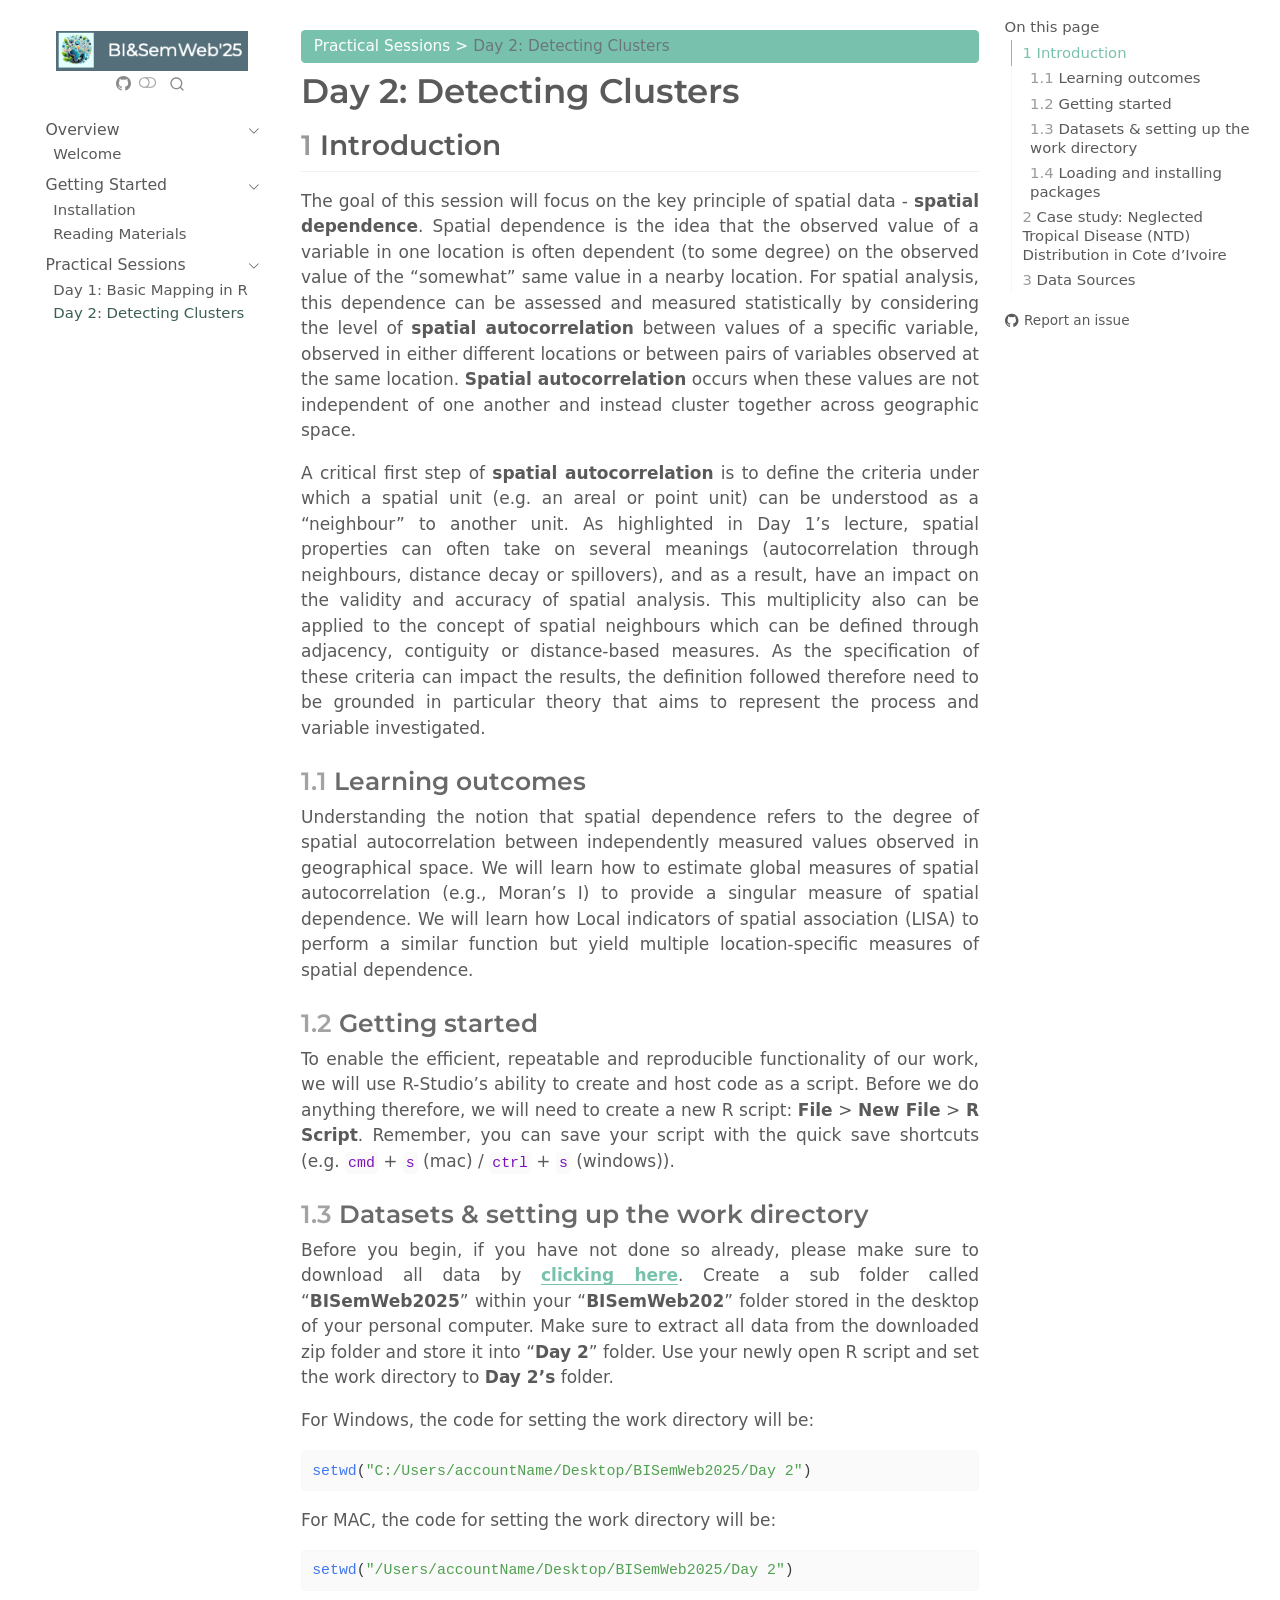
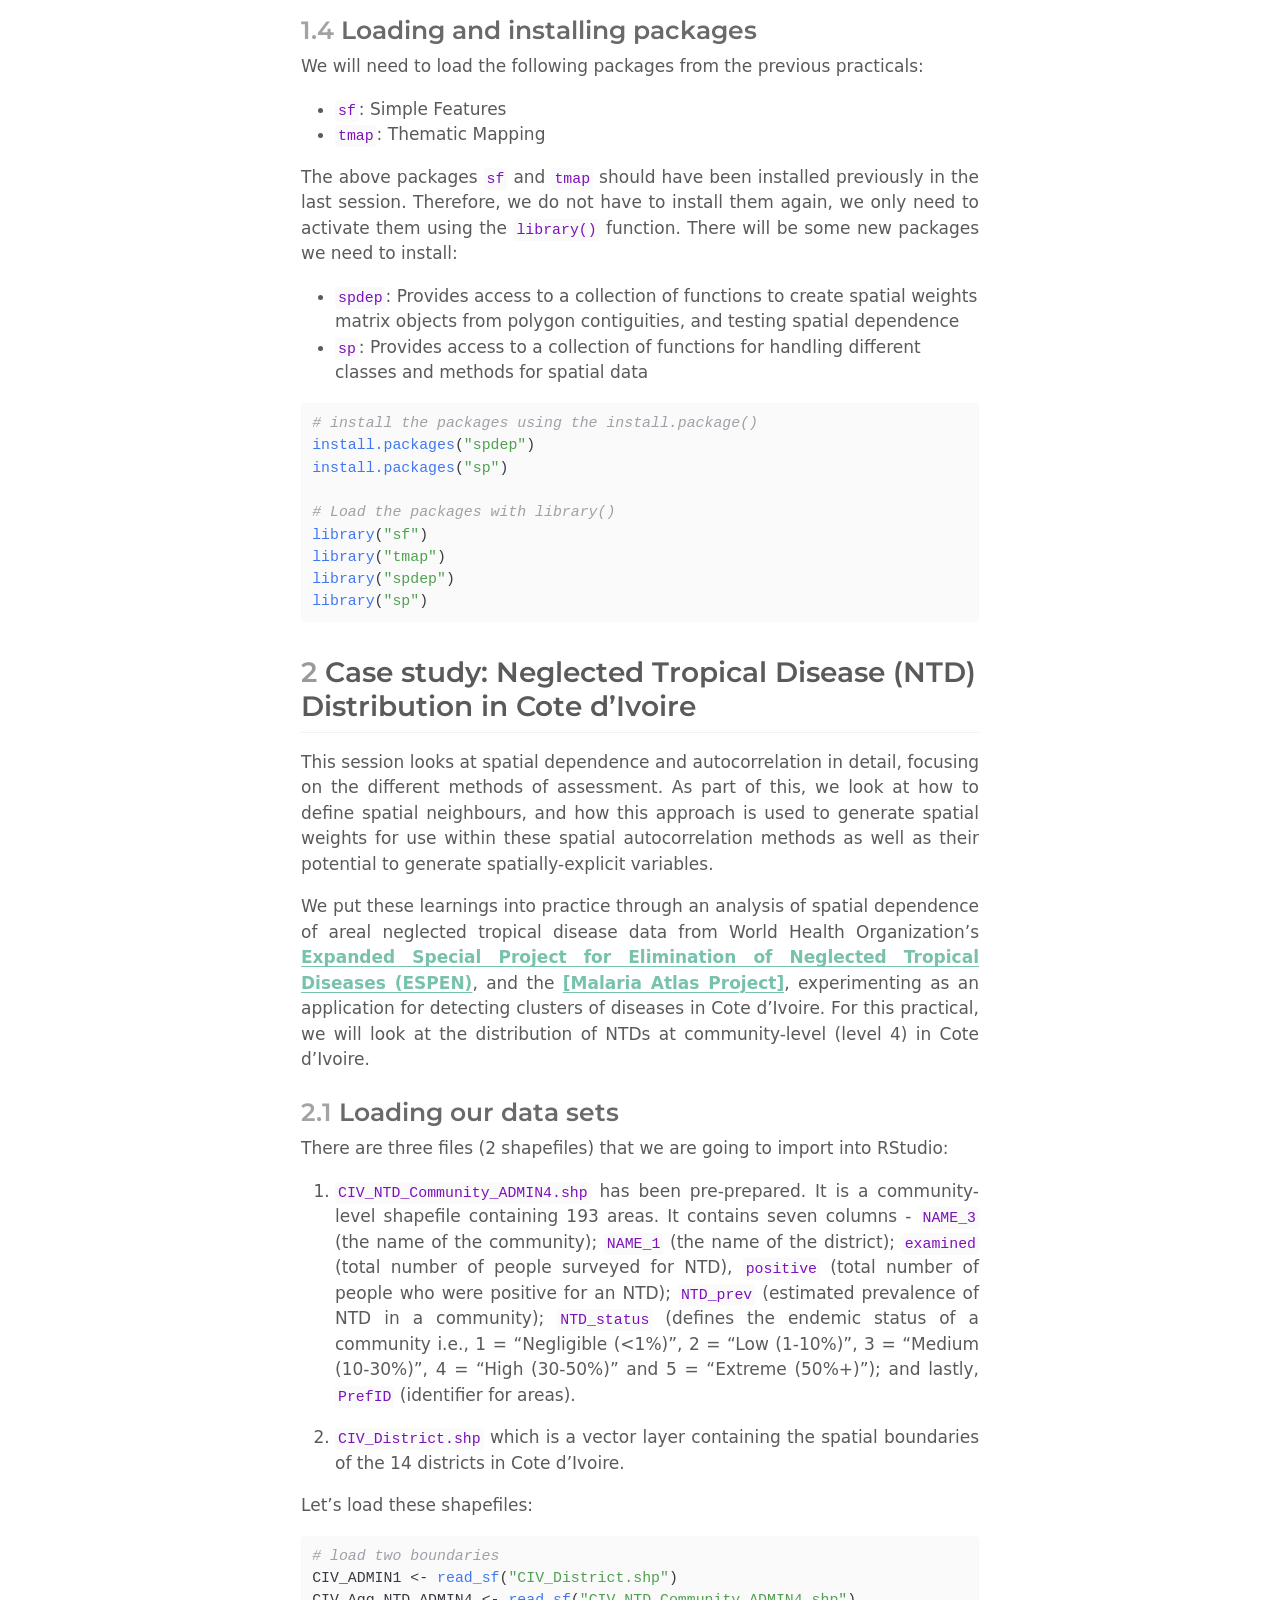
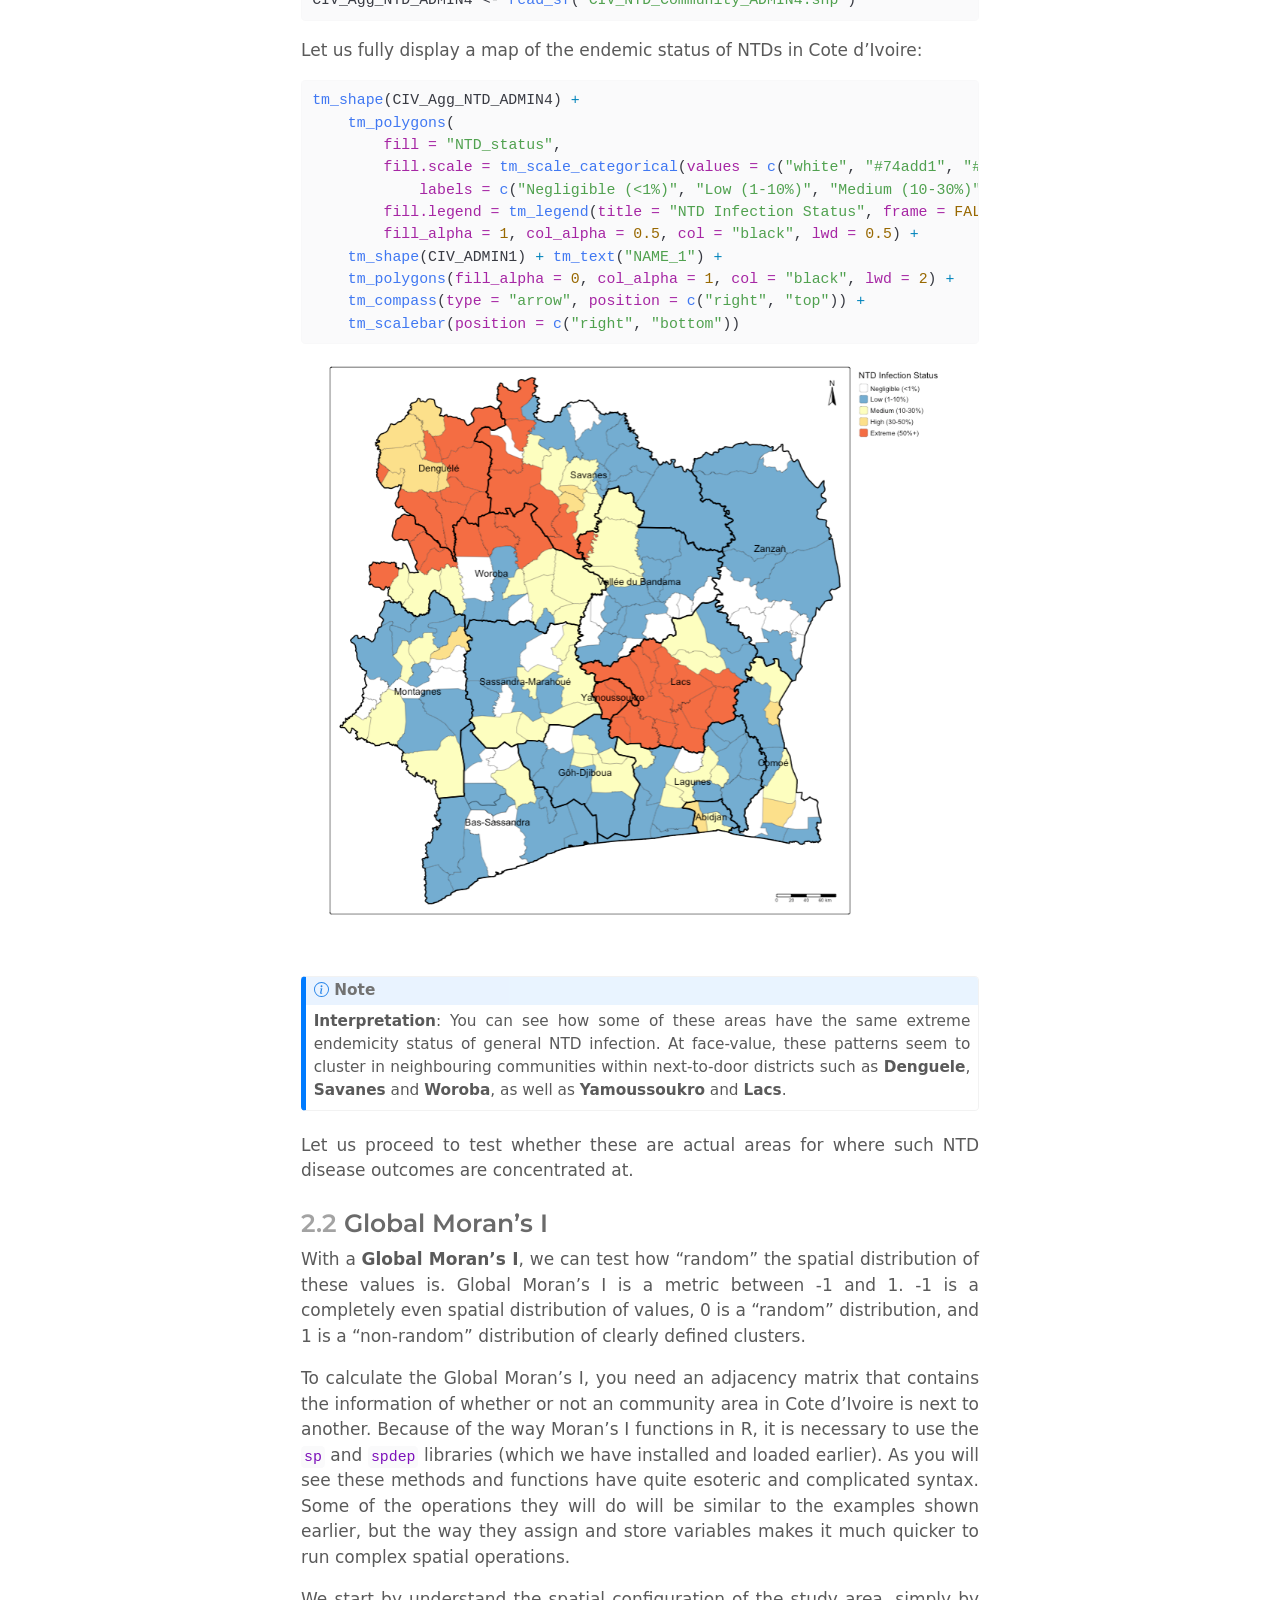
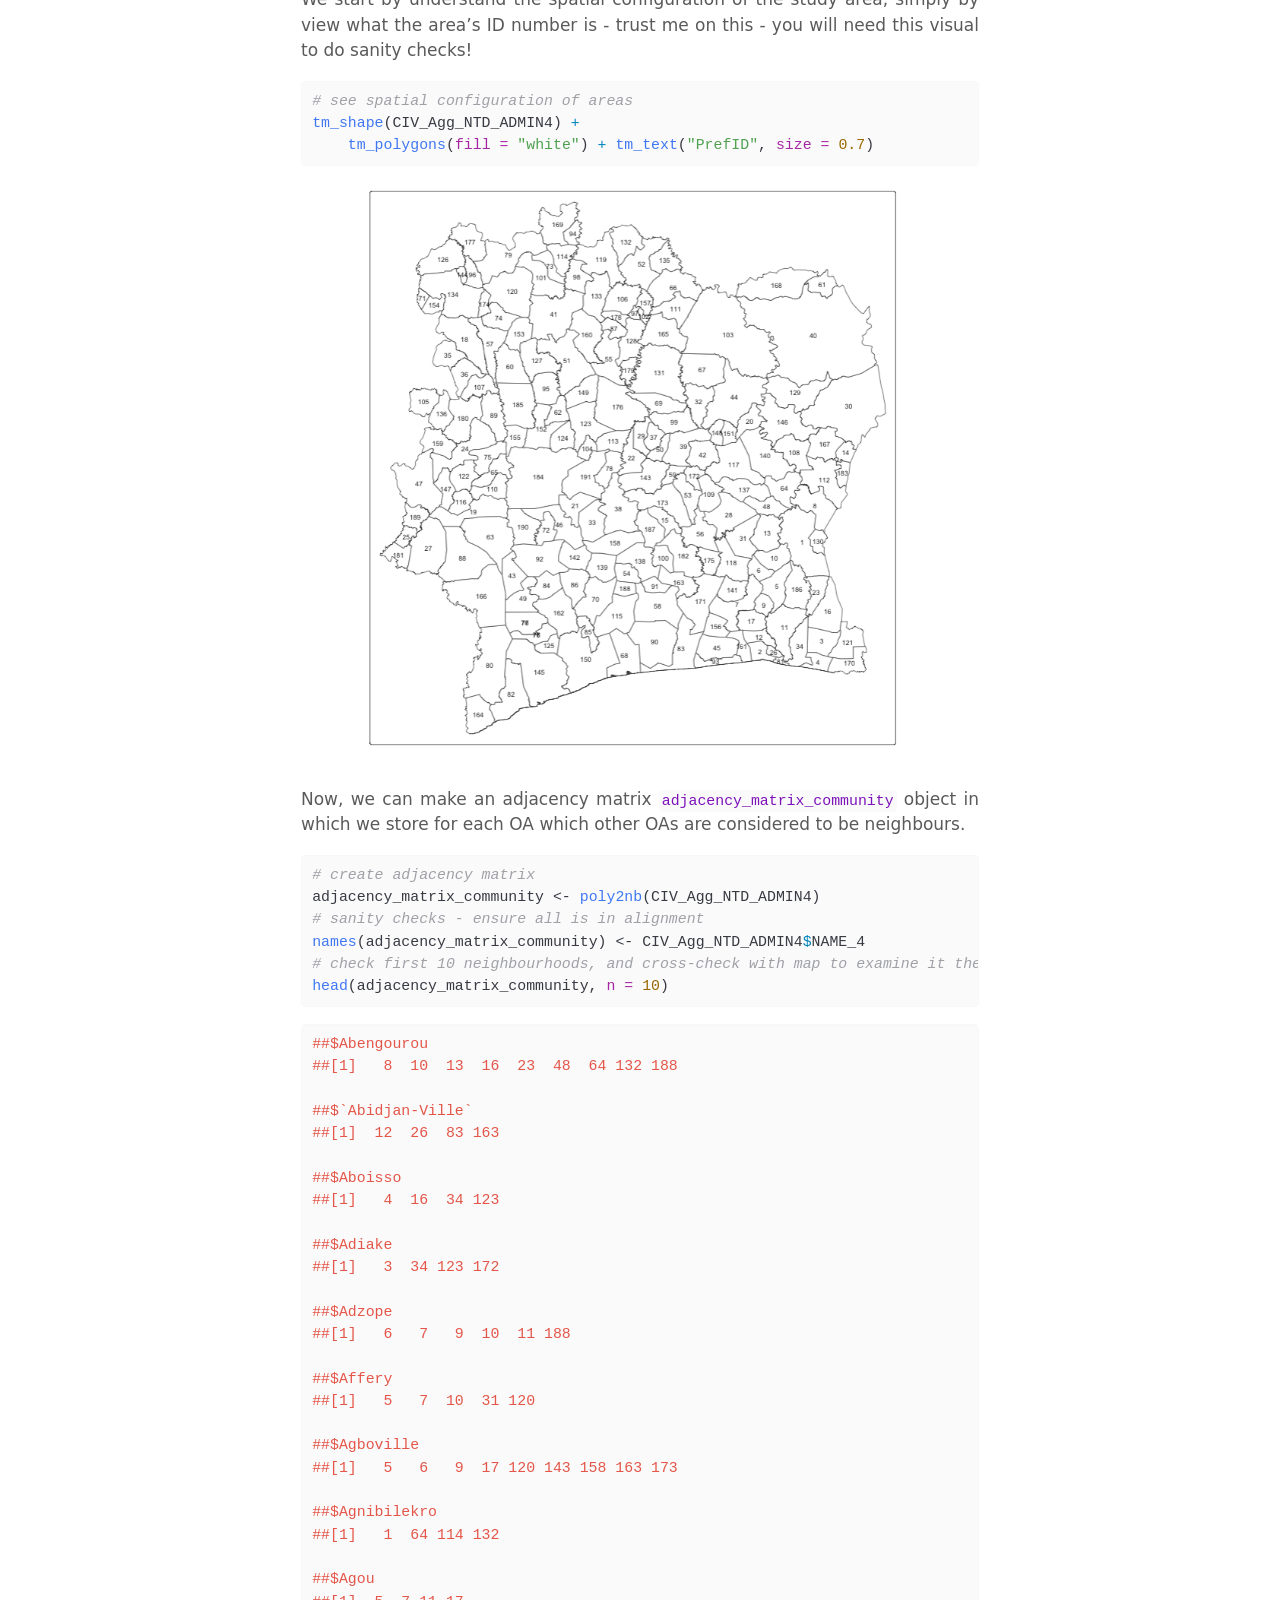
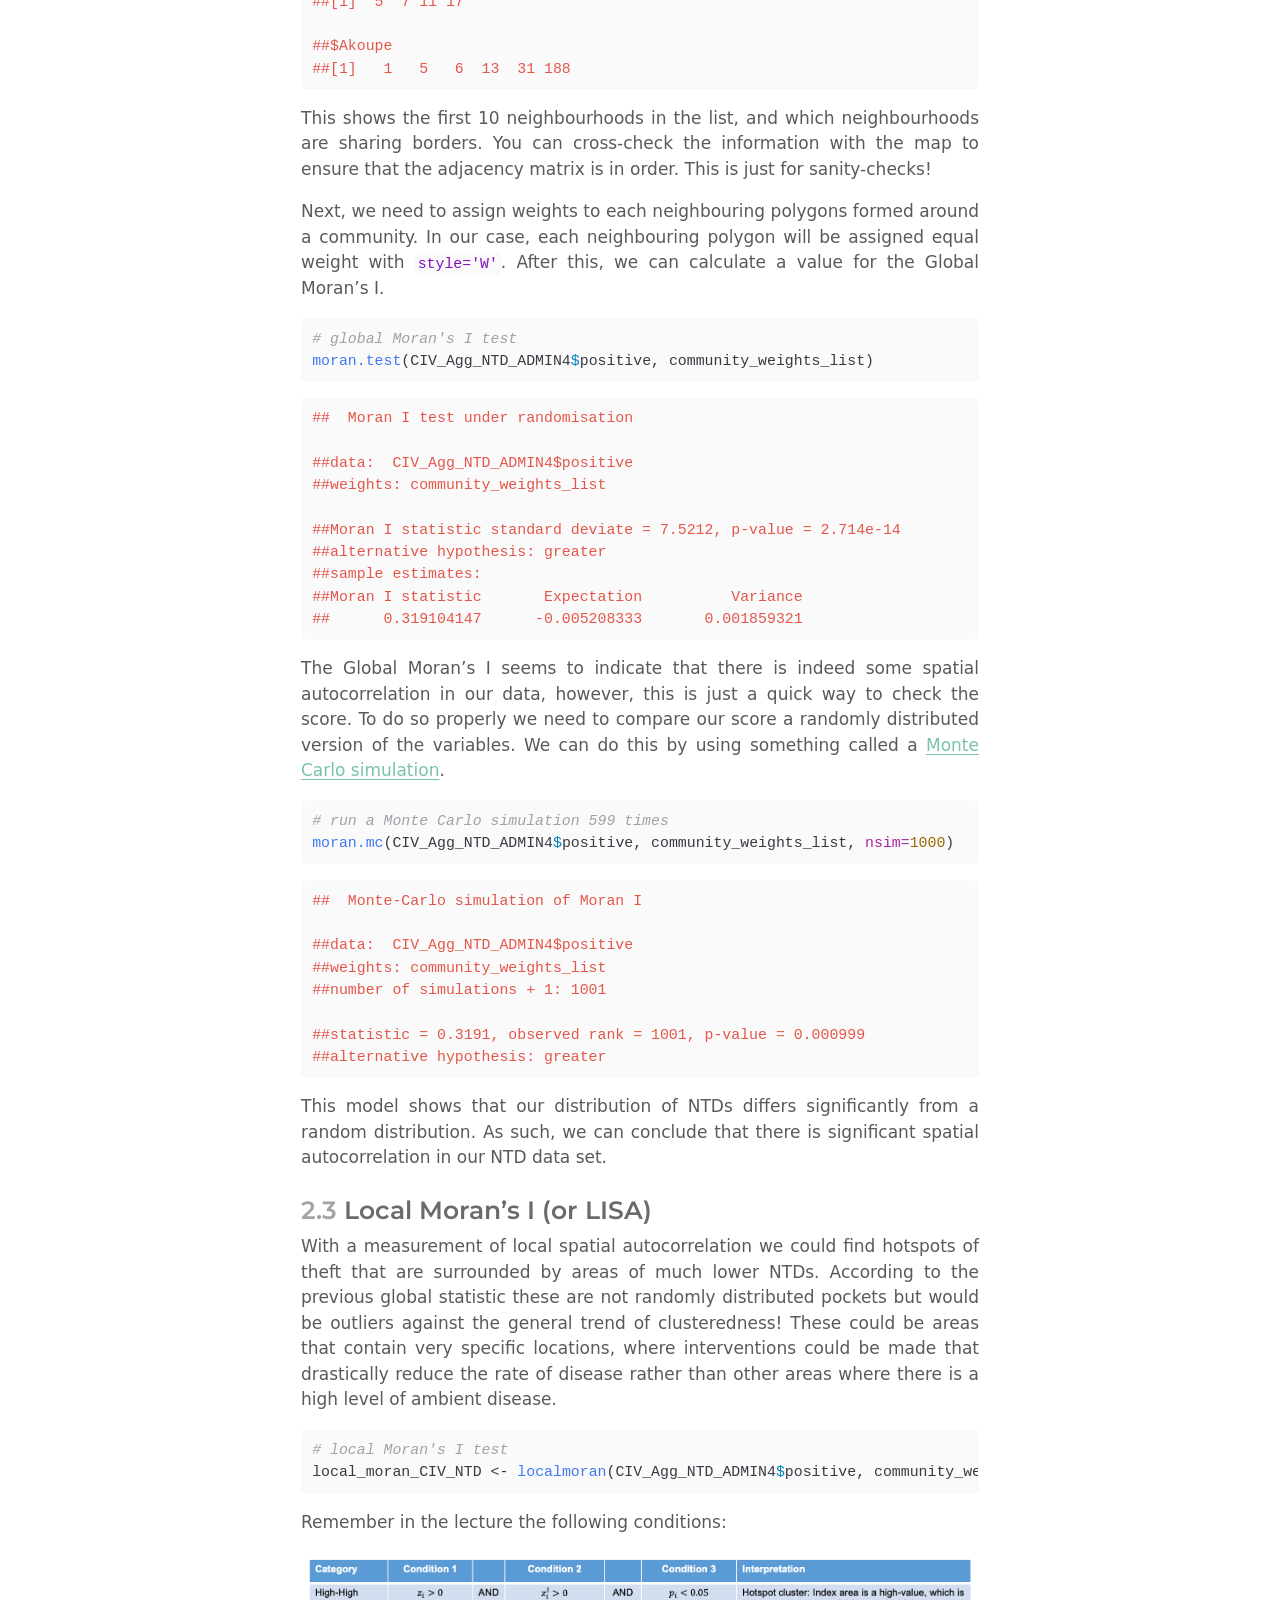
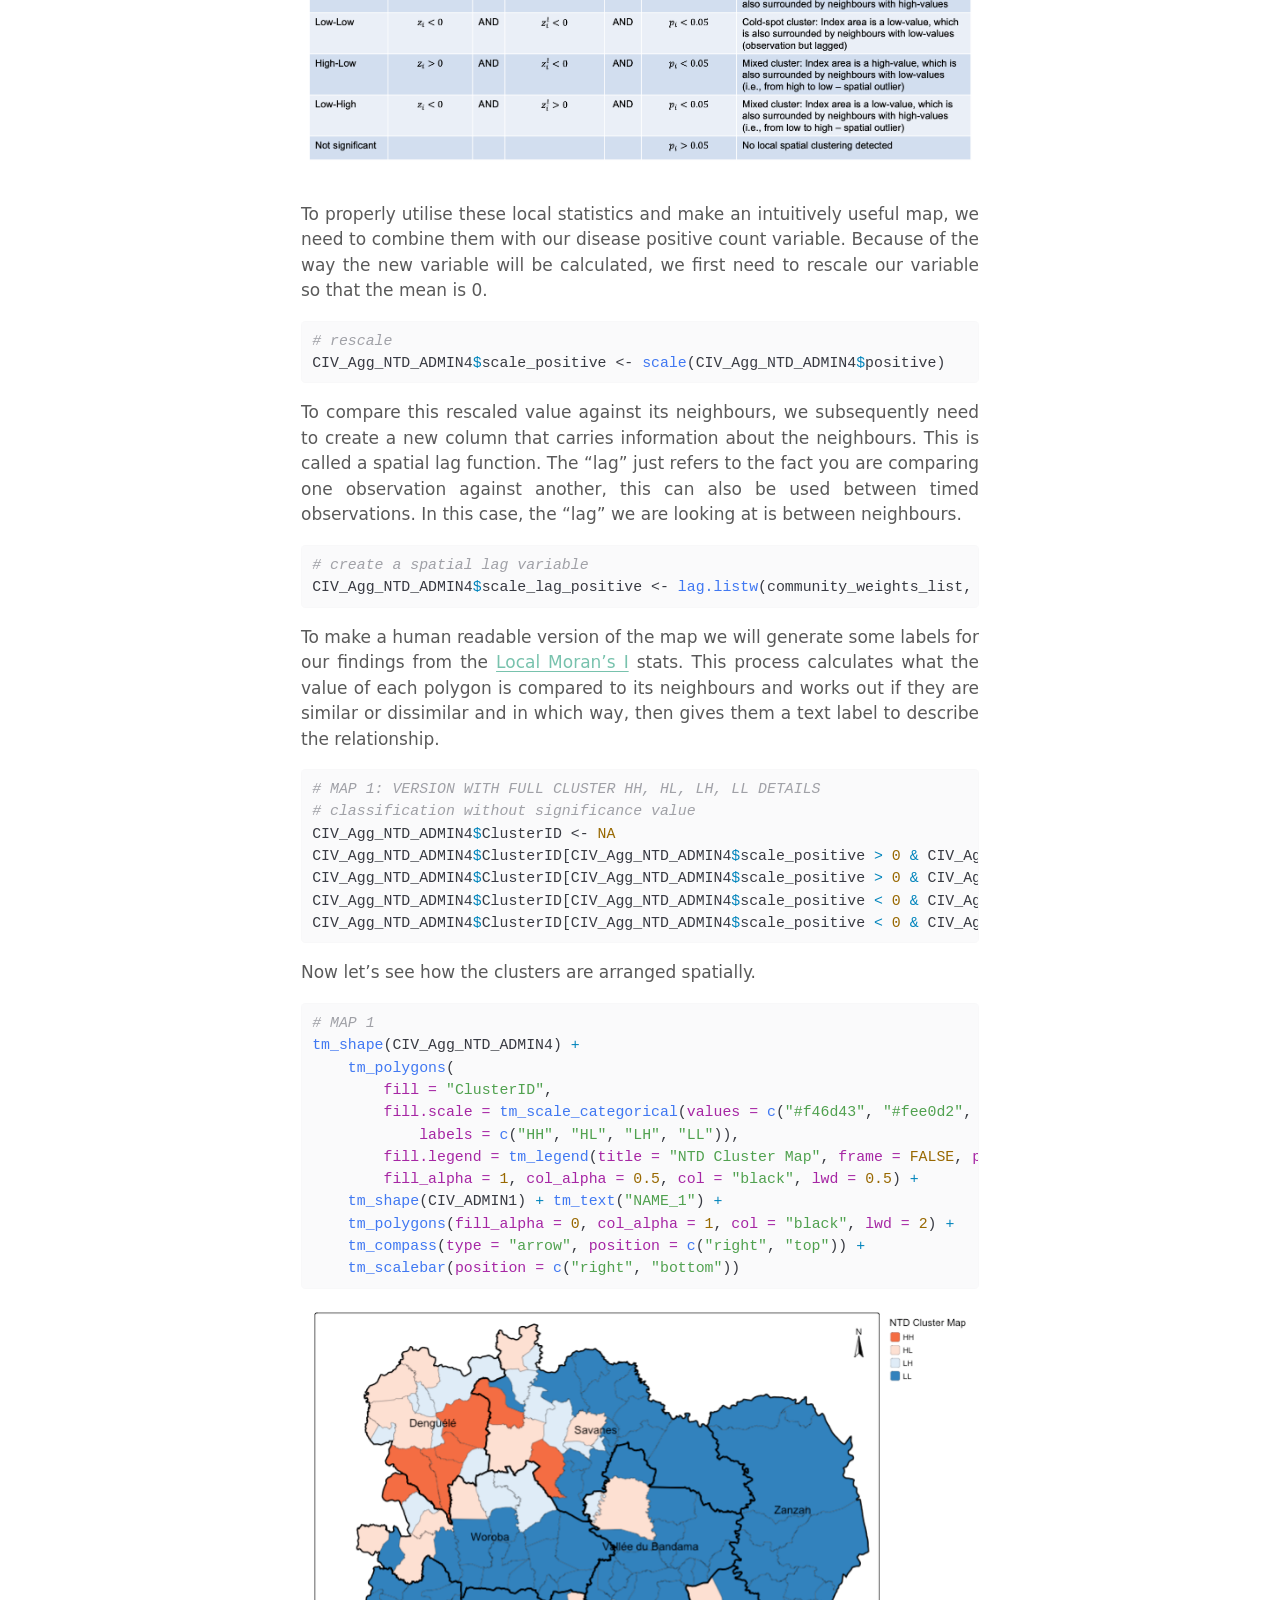
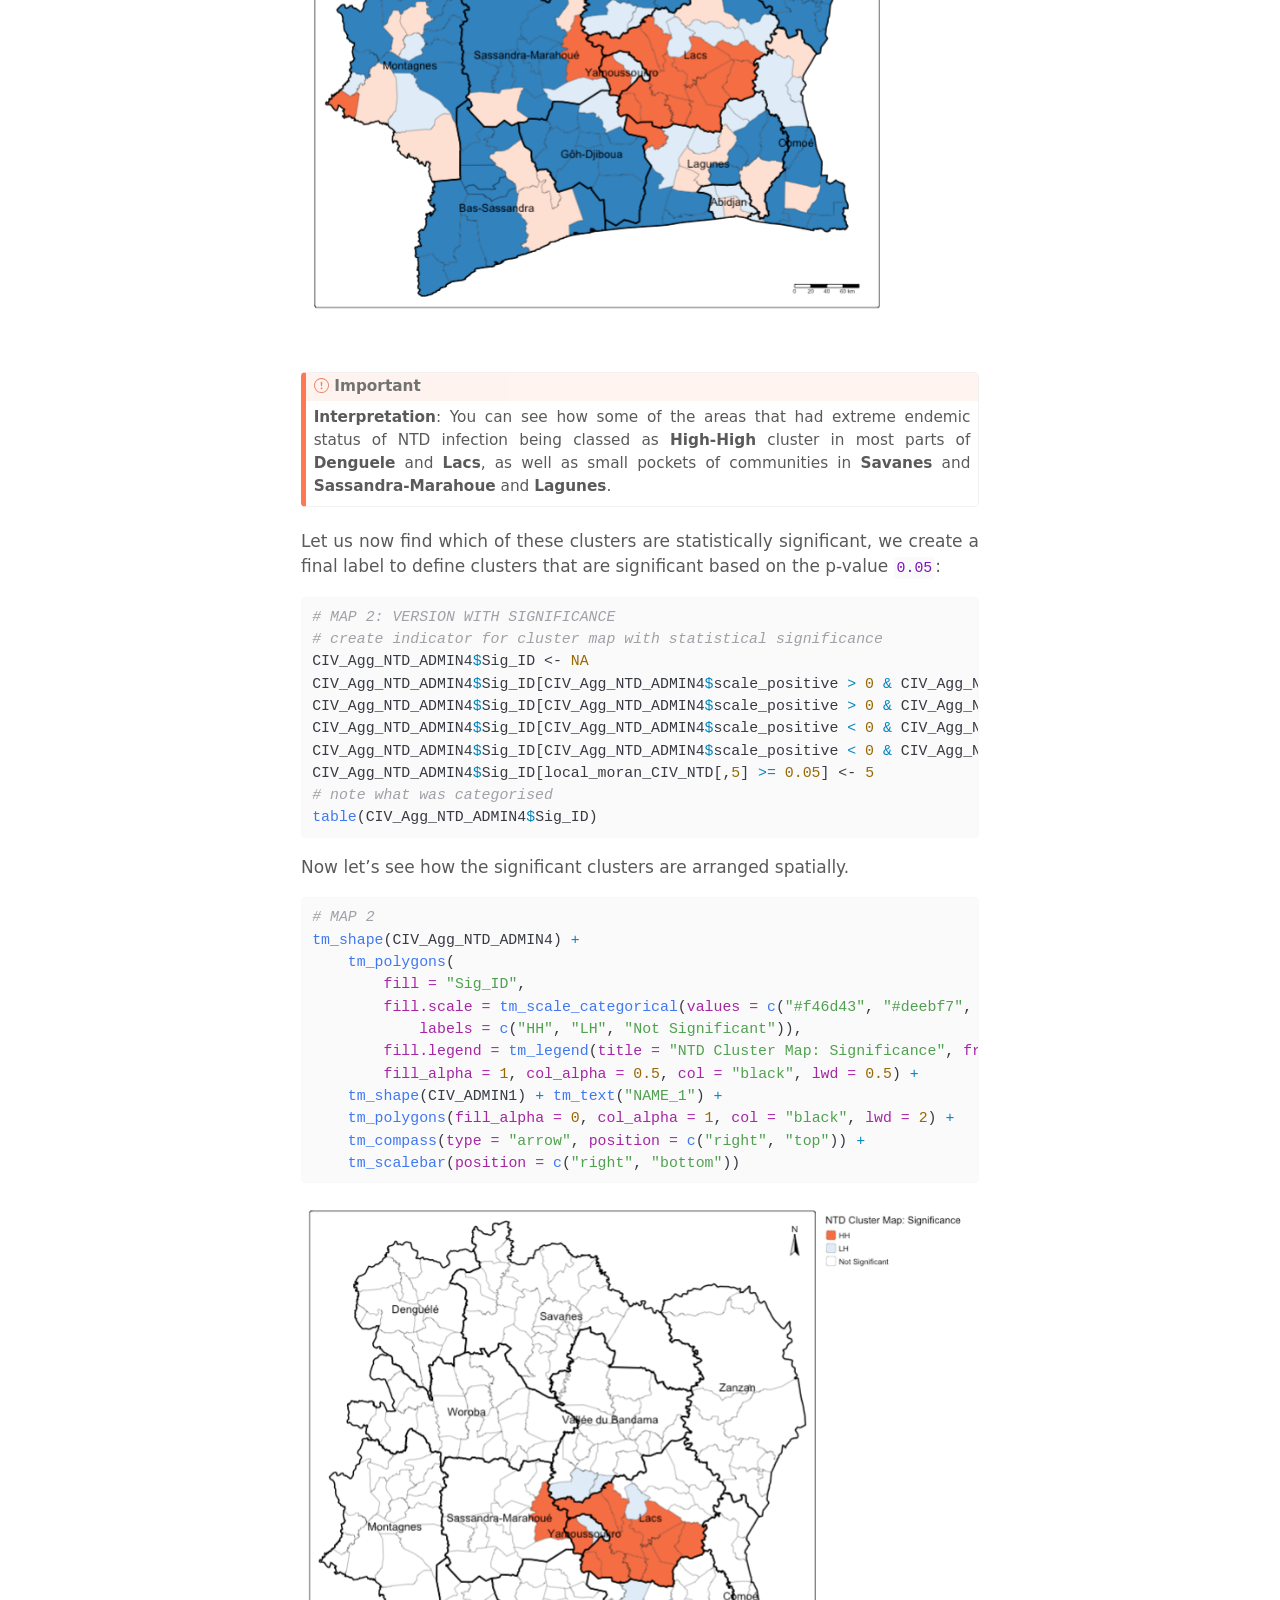
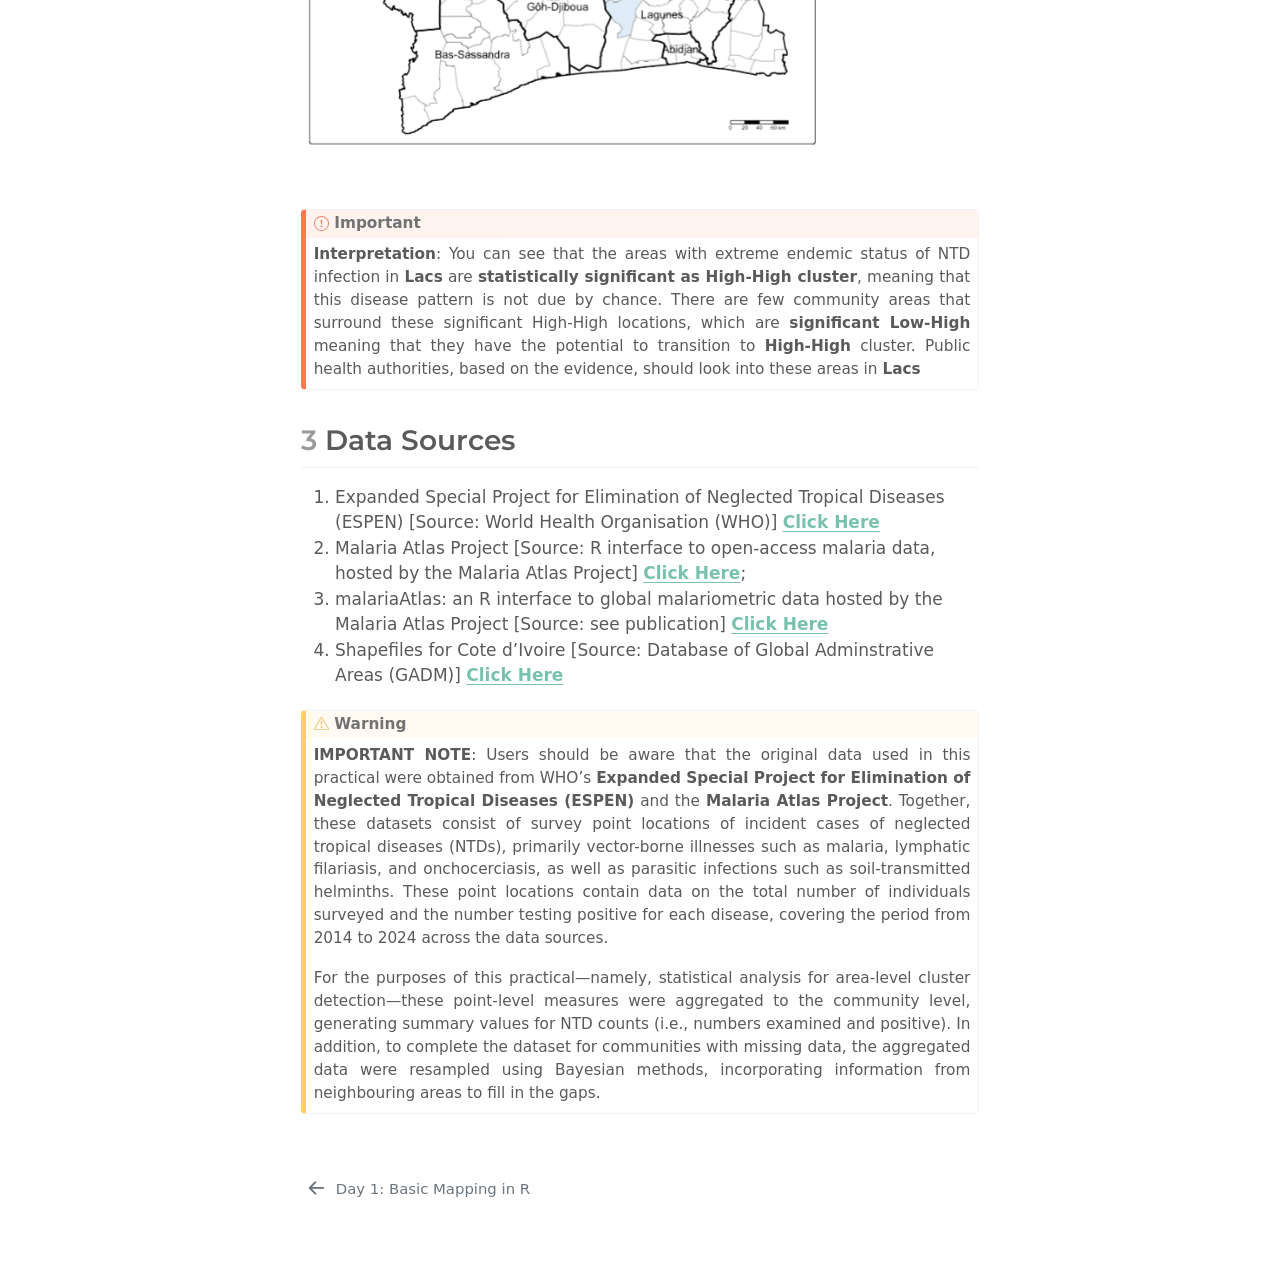
<file: docs/04-morans_global_local.html>
<!DOCTYPE html>
<html xmlns="http://www.w3.org/1999/xhtml" lang="en" xml:lang="en"><head>

<meta charset="utf-8">
<meta name="generator" content="quarto-1.8.25">

<meta name="viewport" content="width=device-width, initial-scale=1.0, user-scalable=yes">


<title>Day 2: Detecting Clusters</title>
<style>
code{white-space: pre-wrap;}
span.smallcaps{font-variant: small-caps;}
div.columns{display: flex; gap: min(4vw, 1.5em);}
div.column{flex: auto; overflow-x: auto;}
div.hanging-indent{margin-left: 1.5em; text-indent: -1.5em;}
ul.task-list{list-style: none;}
ul.task-list li input[type="checkbox"] {
  width: 0.8em;
  margin: 0 0.8em 0.2em -1em; /* quarto-specific, see https://github.com/quarto-dev/quarto-cli/issues/4556 */ 
  vertical-align: middle;
}
/* CSS for syntax highlighting */
html { -webkit-text-size-adjust: 100%; }
pre > code.sourceCode { white-space: pre; position: relative; }
pre > code.sourceCode > span { display: inline-block; line-height: 1.25; }
pre > code.sourceCode > span:empty { height: 1.2em; }
.sourceCode { overflow: visible; }
code.sourceCode > span { color: inherit; text-decoration: inherit; }
div.sourceCode { margin: 1em 0; }
pre.sourceCode { margin: 0; }
@media screen {
div.sourceCode { overflow: auto; }
}
@media print {
pre > code.sourceCode { white-space: pre-wrap; }
pre > code.sourceCode > span { text-indent: -5em; padding-left: 5em; }
}
pre.numberSource code
  { counter-reset: source-line 0; }
pre.numberSource code > span
  { position: relative; left: -4em; counter-increment: source-line; }
pre.numberSource code > span > a:first-child::before
  { content: counter(source-line);
    position: relative; left: -1em; text-align: right; vertical-align: baseline;
    border: none; display: inline-block;
    -webkit-touch-callout: none; -webkit-user-select: none;
    -khtml-user-select: none; -moz-user-select: none;
    -ms-user-select: none; user-select: none;
    padding: 0 4px; width: 4em;
  }
pre.numberSource { margin-left: 3em;  padding-left: 4px; }
div.sourceCode
  {   }
@media screen {
pre > code.sourceCode > span > a:first-child::before { text-decoration: underline; }
}
</style>


<script src="site_libs/quarto-nav/quarto-nav.js"></script>
<script src="site_libs/quarto-nav/headroom.min.js"></script>
<script src="site_libs/clipboard/clipboard.min.js"></script>
<script src="site_libs/quarto-search/autocomplete.umd.js"></script>
<script src="site_libs/quarto-search/fuse.min.js"></script>
<script src="site_libs/quarto-search/quarto-search.js"></script>
<meta name="quarto:offset" content="./">
<link href="./03-introduction_to_tmap.html" rel="prev">
<script src="site_libs/quarto-html/quarto.js" type="module"></script>
<script src="site_libs/quarto-html/tabsets/tabsets.js" type="module"></script>
<script src="site_libs/quarto-html/axe/axe-check.js" type="module"></script>
<script src="site_libs/quarto-html/popper.min.js"></script>
<script src="site_libs/quarto-html/tippy.umd.min.js"></script>
<script src="site_libs/quarto-html/anchor.min.js"></script>
<link href="site_libs/quarto-html/tippy.css" rel="stylesheet">
<link href="site_libs/quarto-html/quarto-syntax-highlighting-a14e345711173c227b21482e2eb4cc70.css" rel="stylesheet" class="quarto-color-scheme" id="quarto-text-highlighting-styles">
<link href="site_libs/quarto-html/quarto-syntax-highlighting-dark-6d7e0e055978adcb0dc3bbe98a6d8351.css" rel="stylesheet" class="quarto-color-scheme quarto-color-alternate" id="quarto-text-highlighting-styles">
<link href="site_libs/quarto-html/quarto-syntax-highlighting-a14e345711173c227b21482e2eb4cc70.css" rel="stylesheet" class="quarto-color-scheme-extra" id="quarto-text-highlighting-styles">
<script src="site_libs/bootstrap/bootstrap.min.js"></script>
<link href="site_libs/bootstrap/bootstrap-icons.css" rel="stylesheet">
<link href="site_libs/bootstrap/bootstrap-6b8658ecaa42f34dfb83e89c305171f2.min.css" rel="stylesheet" append-hash="true" class="quarto-color-scheme" id="quarto-bootstrap" data-mode="light">
<link href="site_libs/bootstrap/bootstrap-dark-87f5ed8b884f981cef75eebe188fc88d.min.css" rel="stylesheet" append-hash="true" class="quarto-color-scheme quarto-color-alternate" id="quarto-bootstrap" data-mode="dark">
<link href="site_libs/bootstrap/bootstrap-6b8658ecaa42f34dfb83e89c305171f2.min.css" rel="stylesheet" append-hash="true" class="quarto-color-scheme-extra" id="quarto-bootstrap" data-mode="light">
<script id="quarto-search-options" type="application/json">{
  "location": "sidebar",
  "copy-button": false,
  "collapse-after": 3,
  "panel-placement": "start",
  "type": "overlay",
  "limit": 50,
  "keyboard-shortcut": [
    "f",
    "/",
    "s"
  ],
  "language": {
    "search-no-results-text": "No results",
    "search-matching-documents-text": "matching documents",
    "search-copy-link-title": "Copy link to search",
    "search-hide-matches-text": "Hide additional matches",
    "search-more-match-text": "more match in this document",
    "search-more-matches-text": "more matches in this document",
    "search-clear-button-title": "Clear",
    "search-text-placeholder": "",
    "search-detached-cancel-button-title": "Cancel",
    "search-submit-button-title": "Submit",
    "search-label": "Search"
  }
}</script>
<style>html{ scroll-behavior: smooth; }</style>


<link rel="stylesheet" href="assets/styles.css">
</head>

<body class="nav-sidebar floating quarto-light"><script id="quarto-html-before-body" type="application/javascript">
    const toggleBodyColorMode = (bsSheetEl) => {
      const mode = bsSheetEl.getAttribute("data-mode");
      const bodyEl = window.document.querySelector("body");
      if (mode === "dark") {
        bodyEl.classList.add("quarto-dark");
        bodyEl.classList.remove("quarto-light");
      } else {
        bodyEl.classList.add("quarto-light");
        bodyEl.classList.remove("quarto-dark");
      }
    }
    const toggleBodyColorPrimary = () => {
      const bsSheetEl = window.document.querySelector("link#quarto-bootstrap:not([rel=disabled-stylesheet])");
      if (bsSheetEl) {
        toggleBodyColorMode(bsSheetEl);
      }
    }
    const setColorSchemeToggle = (alternate) => {
      const toggles = window.document.querySelectorAll('.quarto-color-scheme-toggle');
      for (let i=0; i < toggles.length; i++) {
        const toggle = toggles[i];
        if (toggle) {
          if (alternate) {
            toggle.classList.add("alternate");
          } else {
            toggle.classList.remove("alternate");
          }
        }
      }
    };
    const toggleColorMode = (alternate) => {
      // Switch the stylesheets
      const primaryStylesheets = window.document.querySelectorAll('link.quarto-color-scheme:not(.quarto-color-alternate)');
      const alternateStylesheets = window.document.querySelectorAll('link.quarto-color-scheme.quarto-color-alternate');
      manageTransitions('#quarto-margin-sidebar .nav-link', false);
      if (alternate) {
        // note: dark is layered on light, we don't disable primary!
        enableStylesheet(alternateStylesheets);
        for (const sheetNode of alternateStylesheets) {
          if (sheetNode.id === "quarto-bootstrap") {
            toggleBodyColorMode(sheetNode);
          }
        }
      } else {
        disableStylesheet(alternateStylesheets);
        enableStylesheet(primaryStylesheets)
        toggleBodyColorPrimary();
      }
      manageTransitions('#quarto-margin-sidebar .nav-link', true);
      // Switch the toggles
      setColorSchemeToggle(alternate)
      // Hack to workaround the fact that safari doesn't
      // properly recolor the scrollbar when toggling (#1455)
      if (navigator.userAgent.indexOf('Safari') > 0 && navigator.userAgent.indexOf('Chrome') == -1) {
        manageTransitions("body", false);
        window.scrollTo(0, 1);
        setTimeout(() => {
          window.scrollTo(0, 0);
          manageTransitions("body", true);
        }, 40);
      }
    }
    const disableStylesheet = (stylesheets) => {
      for (let i=0; i < stylesheets.length; i++) {
        const stylesheet = stylesheets[i];
        stylesheet.rel = 'disabled-stylesheet';
      }
    }
    const enableStylesheet = (stylesheets) => {
      for (let i=0; i < stylesheets.length; i++) {
        const stylesheet = stylesheets[i];
        if(stylesheet.rel !== 'stylesheet') { // for Chrome, which will still FOUC without this check
          stylesheet.rel = 'stylesheet';
        }
      }
    }
    const manageTransitions = (selector, allowTransitions) => {
      const els = window.document.querySelectorAll(selector);
      for (let i=0; i < els.length; i++) {
        const el = els[i];
        if (allowTransitions) {
          el.classList.remove('notransition');
        } else {
          el.classList.add('notransition');
        }
      }
    }
    const isFileUrl = () => {
      return window.location.protocol === 'file:';
    }
    const hasAlternateSentinel = () => {
      let styleSentinel = getColorSchemeSentinel();
      if (styleSentinel !== null) {
        return styleSentinel === "alternate";
      } else {
        return false;
      }
    }
    const setStyleSentinel = (alternate) => {
      const value = alternate ? "alternate" : "default";
      if (!isFileUrl()) {
        window.localStorage.setItem("quarto-color-scheme", value);
      } else {
        localAlternateSentinel = value;
      }
    }
    const getColorSchemeSentinel = () => {
      if (!isFileUrl()) {
        const storageValue = window.localStorage.getItem("quarto-color-scheme");
        return storageValue != null ? storageValue : localAlternateSentinel;
      } else {
        return localAlternateSentinel;
      }
    }
    const toggleGiscusIfUsed = (isAlternate, darkModeDefault) => {
      const baseTheme = document.querySelector('#giscus-base-theme')?.value ?? 'light';
      const alternateTheme = document.querySelector('#giscus-alt-theme')?.value ?? 'dark';
      let newTheme = '';
      if(authorPrefersDark) {
        newTheme = isAlternate ? baseTheme : alternateTheme;
      } else {
        newTheme = isAlternate ? alternateTheme : baseTheme;
      }
      const changeGiscusTheme = () => {
        // From: https://github.com/giscus/giscus/issues/336
        const sendMessage = (message) => {
          const iframe = document.querySelector('iframe.giscus-frame');
          if (!iframe) return;
          iframe.contentWindow.postMessage({ giscus: message }, 'https://giscus.app');
        }
        sendMessage({
          setConfig: {
            theme: newTheme
          }
        });
      }
      const isGiscussLoaded = window.document.querySelector('iframe.giscus-frame') !== null;
      if (isGiscussLoaded) {
        changeGiscusTheme();
      }
    };
    const authorPrefersDark = false;
    const darkModeDefault = authorPrefersDark;
      document.querySelector('link#quarto-text-highlighting-styles.quarto-color-scheme-extra').rel = 'disabled-stylesheet';
      document.querySelector('link#quarto-bootstrap.quarto-color-scheme-extra').rel = 'disabled-stylesheet';
    let localAlternateSentinel = darkModeDefault ? 'alternate' : 'default';
    // Dark / light mode switch
    window.quartoToggleColorScheme = () => {
      // Read the current dark / light value
      let toAlternate = !hasAlternateSentinel();
      toggleColorMode(toAlternate);
      setStyleSentinel(toAlternate);
      toggleGiscusIfUsed(toAlternate, darkModeDefault);
      window.dispatchEvent(new Event('resize'));
    };
    // Switch to dark mode if need be
    if (hasAlternateSentinel()) {
      toggleColorMode(true);
    } else {
      toggleColorMode(false);
    }
  </script>

<div id="quarto-search-results"></div>
  <header id="quarto-header" class="headroom fixed-top">
  <nav class="quarto-secondary-nav">
    <div class="container-fluid d-flex">
      <button type="button" class="quarto-btn-toggle btn" data-bs-toggle="collapse" role="button" data-bs-target=".quarto-sidebar-collapse-item" aria-controls="quarto-sidebar" aria-expanded="false" aria-label="Toggle sidebar navigation" onclick="if (window.quartoToggleHeadroom) { window.quartoToggleHeadroom(); }">
        <i class="bi bi-layout-text-sidebar-reverse"></i>
      </button>
        <nav class="quarto-page-breadcrumbs" aria-label="breadcrumb"><ol class="breadcrumb"><li class="breadcrumb-item"><a href="./03-introduction_to_tmap.html">Practical Sessions</a></li><li class="breadcrumb-item"><a href="./04-morans_global_local.html">Day 2: Detecting Clusters</a></li></ol></nav>
        <a class="flex-grow-1" role="navigation" data-bs-toggle="collapse" data-bs-target=".quarto-sidebar-collapse-item" aria-controls="quarto-sidebar" aria-expanded="false" aria-label="Toggle sidebar navigation" onclick="if (window.quartoToggleHeadroom) { window.quartoToggleHeadroom(); }">      
        </a>
      <button type="button" class="btn quarto-search-button" aria-label="Search" onclick="window.quartoOpenSearch();">
        <i class="bi bi-search"></i>
      </button>
    </div>
  </nav>
</header>
<!-- content -->
<div id="quarto-content" class="quarto-container page-columns page-rows-contents page-layout-article">
<!-- sidebar -->
  <nav id="quarto-sidebar" class="sidebar collapse collapse-horizontal quarto-sidebar-collapse-item sidebar-navigation floating overflow-auto">
    <div class="pt-lg-2 mt-2 text-left sidebar-header">
      <a href="https://sites.google.com/view/bisemweb25/home" class="sidebar-logo-link">
      <img src="./images/general/BISemWeb2025_logo.png" alt="" class="sidebar-logo light-content py-0 d-lg-inline d-none">
      <img src="./images/general/BISemWeb2025_logo.png" alt="" class="sidebar-logo dark-content py-0 d-lg-inline d-none">
      </a>
      <div class="sidebar-tools-main tools-wide">
    <a href="https://github.com/UCLPG-MSC-SGDS/BISemWeb2025" title="" class="quarto-navigation-tool px-1" aria-label=""><i class="bi bi-github"></i></a>
  <a href="" class="quarto-color-scheme-toggle quarto-navigation-tool  px-1" onclick="window.quartoToggleColorScheme(); return false;" title="Toggle dark mode"><i class="bi"></i></a>
    <div id="quarto-search" class="quarto-navigation-tool px-1" title="Search"></div>
</div>
      </div>
    <div class="sidebar-menu-container"> 
    <ul class="list-unstyled mt-1">
        <li class="sidebar-item sidebar-item-section">
      <div class="sidebar-item-container"> 
            <a class="sidebar-item-text sidebar-link text-start" data-bs-toggle="collapse" data-bs-target="#quarto-sidebar-section-1" role="navigation" aria-expanded="true">
 <span class="menu-text">Overview</span></a>
          <a class="sidebar-item-toggle text-start" data-bs-toggle="collapse" data-bs-target="#quarto-sidebar-section-1" role="navigation" aria-expanded="true" aria-label="Toggle section">
            <i class="bi bi-chevron-right ms-2"></i>
          </a> 
      </div>
      <ul id="quarto-sidebar-section-1" class="collapse list-unstyled sidebar-section depth1 show">  
          <li class="sidebar-item">
  <div class="sidebar-item-container"> 
  <a href="./00-index.html" class="sidebar-item-text sidebar-link">
 <span class="menu-text">Welcome</span></a>
  </div>
</li>
      </ul>
  </li>
        <li class="sidebar-item sidebar-item-section">
      <div class="sidebar-item-container"> 
            <a class="sidebar-item-text sidebar-link text-start" data-bs-toggle="collapse" data-bs-target="#quarto-sidebar-section-2" role="navigation" aria-expanded="true">
 <span class="menu-text">Getting Started</span></a>
          <a class="sidebar-item-toggle text-start" data-bs-toggle="collapse" data-bs-target="#quarto-sidebar-section-2" role="navigation" aria-expanded="true" aria-label="Toggle section">
            <i class="bi bi-chevron-right ms-2"></i>
          </a> 
      </div>
      <ul id="quarto-sidebar-section-2" class="collapse list-unstyled sidebar-section depth1 show">  
          <li class="sidebar-item">
  <div class="sidebar-item-container"> 
  <a href="./01-installation.html" class="sidebar-item-text sidebar-link">
 <span class="menu-text">Installation</span></a>
  </div>
</li>
          <li class="sidebar-item">
  <div class="sidebar-item-container"> 
  <a href="./02-reading_list.html" class="sidebar-item-text sidebar-link">
 <span class="menu-text">Reading Materials</span></a>
  </div>
</li>
      </ul>
  </li>
        <li class="sidebar-item sidebar-item-section">
      <div class="sidebar-item-container"> 
            <a class="sidebar-item-text sidebar-link text-start" data-bs-toggle="collapse" data-bs-target="#quarto-sidebar-section-3" role="navigation" aria-expanded="true">
 <span class="menu-text">Practical Sessions</span></a>
          <a class="sidebar-item-toggle text-start" data-bs-toggle="collapse" data-bs-target="#quarto-sidebar-section-3" role="navigation" aria-expanded="true" aria-label="Toggle section">
            <i class="bi bi-chevron-right ms-2"></i>
          </a> 
      </div>
      <ul id="quarto-sidebar-section-3" class="collapse list-unstyled sidebar-section depth1 show">  
          <li class="sidebar-item">
  <div class="sidebar-item-container"> 
  <a href="./03-introduction_to_tmap.html" class="sidebar-item-text sidebar-link">
 <span class="menu-text">Day 1: Basic Mapping in R</span></a>
  </div>
</li>
          <li class="sidebar-item">
  <div class="sidebar-item-container"> 
  <a href="./04-morans_global_local.html" class="sidebar-item-text sidebar-link active">
 <span class="menu-text">Day 2: Detecting Clusters</span></a>
  </div>
</li>
      </ul>
  </li>
    </ul>
    </div>
</nav>
<div id="quarto-sidebar-glass" class="quarto-sidebar-collapse-item" data-bs-toggle="collapse" data-bs-target=".quarto-sidebar-collapse-item"></div>
<!-- margin-sidebar -->
    <div id="quarto-margin-sidebar" class="sidebar margin-sidebar">
        <nav id="TOC" role="doc-toc" class="toc-active">
    <h2 id="toc-title">On this page</h2>
   
  <ul>
  <li><a href="#introduction" id="toc-introduction" class="nav-link active" data-scroll-target="#introduction"><span class="header-section-number">1</span> Introduction</a>
  <ul>
  <li><a href="#learning-outcomes" id="toc-learning-outcomes" class="nav-link" data-scroll-target="#learning-outcomes"><span class="header-section-number">1.1</span> Learning outcomes</a></li>
  <li><a href="#getting-started" id="toc-getting-started" class="nav-link" data-scroll-target="#getting-started"><span class="header-section-number">1.2</span> Getting started</a></li>
  <li><a href="#datasets-setting-up-the-work-directory" id="toc-datasets-setting-up-the-work-directory" class="nav-link" data-scroll-target="#datasets-setting-up-the-work-directory"><span class="header-section-number">1.3</span> Datasets &amp; setting up the work directory</a></li>
  <li><a href="#loading-and-installing-packages" id="toc-loading-and-installing-packages" class="nav-link" data-scroll-target="#loading-and-installing-packages"><span class="header-section-number">1.4</span> Loading and installing packages</a></li>
  </ul></li>
  <li><a href="#case-study-neglected-tropical-disease-ntd-distribution-in-cote-divoire" id="toc-case-study-neglected-tropical-disease-ntd-distribution-in-cote-divoire" class="nav-link" data-scroll-target="#case-study-neglected-tropical-disease-ntd-distribution-in-cote-divoire"><span class="header-section-number">2</span> Case study: Neglected Tropical Disease (NTD) Distribution in Cote d’Ivoire</a>
  <ul>
  <li><a href="#loading-our-data-sets" id="toc-loading-our-data-sets" class="nav-link" data-scroll-target="#loading-our-data-sets"><span class="header-section-number">2.1</span> Loading our data sets</a></li>
  <li><a href="#global-morans-i" id="toc-global-morans-i" class="nav-link" data-scroll-target="#global-morans-i"><span class="header-section-number">2.2</span> Global Moran’s I</a></li>
  <li><a href="#local-morans-i-or-lisa" id="toc-local-morans-i-or-lisa" class="nav-link" data-scroll-target="#local-morans-i-or-lisa"><span class="header-section-number">2.3</span> Local Moran’s I (or LISA)</a></li>
  </ul></li>
  <li><a href="#data-sources" id="toc-data-sources" class="nav-link" data-scroll-target="#data-sources"><span class="header-section-number">3</span> Data Sources</a></li>
  </ul>
<div class="toc-actions"><ul><li><a href="https://github.com/UCLPG-MSC-SGDS/BISemWeb2025/issues/new" class="toc-action"><i class="bi bi-github"></i>Report an issue</a></li></ul></div></nav>
    </div>
<!-- main -->
<main class="content" id="quarto-document-content">


<header id="title-block-header" class="quarto-title-block default"><nav class="quarto-page-breadcrumbs quarto-title-breadcrumbs d-none d-lg-block" aria-label="breadcrumb"><ol class="breadcrumb"><li class="breadcrumb-item"><a href="./03-introduction_to_tmap.html">Practical Sessions</a></li><li class="breadcrumb-item"><a href="./04-morans_global_local.html">Day 2: Detecting Clusters</a></li></ol></nav>
<div class="quarto-title">
<h1 class="title">Day 2: Detecting Clusters</h1>
</div>



<div class="quarto-title-meta">

    
  
    
  </div>
  


</header>


<section id="introduction" class="level2" data-number="1">
<h2 data-number="1" class="anchored" data-anchor-id="introduction"><span class="header-section-number">1</span> Introduction</h2>
<p>The goal of this session will focus on the key principle of spatial data - <strong>spatial dependence</strong>. Spatial dependence is the idea that the observed value of a variable in one location is often dependent (to some degree) on the observed value of the “somewhat” same value in a nearby location. For spatial analysis, this dependence can be assessed and measured statistically by considering the level of <strong>spatial autocorrelation</strong> between values of a specific variable, observed in either different locations or between pairs of variables observed at the same location. <strong>Spatial autocorrelation</strong> occurs when these values are not independent of one another and instead cluster together across geographic space.</p>
<p>A critical first step of <strong>spatial autocorrelation</strong> is to define the criteria under which a spatial unit (e.g.&nbsp;an areal or point unit) can be understood as a “neighbour” to another unit. As highlighted in Day 1’s lecture, spatial properties can often take on several meanings (autocorrelation through neighbours, distance decay or spillovers), and as a result, have an impact on the validity and accuracy of spatial analysis. This multiplicity also can be applied to the concept of spatial neighbours which can be defined through adjacency, contiguity or distance-based measures. As the specification of these criteria can impact the results, the definition followed therefore need to be grounded in particular theory that aims to represent the process and variable investigated.</p>
<section id="learning-outcomes" class="level3" data-number="1.1">
<h3 data-number="1.1" class="anchored" data-anchor-id="learning-outcomes"><span class="header-section-number">1.1</span> Learning outcomes</h3>
<p>Understanding the notion that spatial dependence refers to the degree of spatial autocorrelation between independently measured values observed in geographical space. We will learn how to estimate global measures of spatial autocorrelation (e.g., Moran’s I) to provide a singular measure of spatial dependence. We will learn how Local indicators of spatial association (LISA) to perform a similar function but yield multiple location-specific measures of spatial dependence.</p>
</section>
<section id="getting-started" class="level3" data-number="1.2">
<h3 data-number="1.2" class="anchored" data-anchor-id="getting-started"><span class="header-section-number">1.2</span> Getting started</h3>
<p>To enable the efficient, repeatable and reproducible functionality of our work, we will use R-Studio’s ability to create and host code as a script. Before we do anything therefore, we will need to create a new R script: <strong>File</strong> &gt; <strong>New File</strong> &gt; <strong>R Script</strong>. Remember, you can save your script with the quick save shortcuts (e.g.&nbsp;<code>cmd</code> + <code>s</code> (mac) / <code>ctrl</code> + <code>s</code> (windows)).</p>
</section>
<section id="datasets-setting-up-the-work-directory" class="level3" data-number="1.3">
<h3 data-number="1.3" class="anchored" data-anchor-id="datasets-setting-up-the-work-directory"><span class="header-section-number">1.3</span> Datasets &amp; setting up the work directory</h3>
<p>Before you begin, if you have not done so already, please make sure to download all data by <a href="https://tinyurl.com/5n7f7e3v"><strong>clicking here</strong></a>. Create a sub folder called “<strong>BISemWeb2025</strong>” within your “<strong>BISemWeb202</strong>” folder stored in the desktop of your personal computer. Make sure to extract all data from the downloaded zip folder and store it into “<strong>Day 2</strong>” folder. Use your newly open R script and set the work directory to <strong>Day 2’s</strong> folder.</p>
<p>For Windows, the code for setting the work directory will be:</p>
<div class="cell">
<div class="code-copy-outer-scaffold"><div class="sourceCode cell-code" id="cb1"><pre class="sourceCode r code-with-copy"><code class="sourceCode r"><span id="cb1-1"><a href="#cb1-1" aria-hidden="true" tabindex="-1"></a><span class="fu">setwd</span>(<span class="st">"C:/Users/accountName/Desktop/BISemWeb2025/Day 2"</span>)</span></code></pre></div><button title="Copy to Clipboard" class="code-copy-button"><i class="bi"></i></button></div>
</div>
<p>For MAC, the code for setting the work directory will be:</p>
<div class="cell">
<div class="code-copy-outer-scaffold"><div class="sourceCode cell-code" id="cb2"><pre class="sourceCode r code-with-copy"><code class="sourceCode r"><span id="cb2-1"><a href="#cb2-1" aria-hidden="true" tabindex="-1"></a><span class="fu">setwd</span>(<span class="st">"/Users/accountName/Desktop/BISemWeb2025/Day 2"</span>)</span></code></pre></div><button title="Copy to Clipboard" class="code-copy-button"><i class="bi"></i></button></div>
</div>
</section>
<section id="loading-and-installing-packages" class="level3" data-number="1.4">
<h3 data-number="1.4" class="anchored" data-anchor-id="loading-and-installing-packages"><span class="header-section-number">1.4</span> Loading and installing packages</h3>
<p>We will need to load the following packages from the previous practicals:</p>
<ul>
<li><code>sf</code>: Simple Features</li>
<li><code>tmap</code>: Thematic Mapping</li>
</ul>
<p>The above packages <code>sf</code> and <code>tmap</code> should have been installed previously in the last session. Therefore, we do not have to install them again, we only need to activate them using the <code>library()</code> function. There will be some new packages we need to install:</p>
<ul>
<li><code>spdep</code>: Provides access to a collection of functions to create spatial weights matrix objects from polygon contiguities, and testing spatial dependence</li>
<li><code>sp</code>: Provides access to a collection of functions for handling different classes and methods for spatial data</li>
</ul>
<div class="cell">
<div class="code-copy-outer-scaffold"><div class="sourceCode cell-code" id="cb3"><pre class="sourceCode r code-with-copy"><code class="sourceCode r"><span id="cb3-1"><a href="#cb3-1" aria-hidden="true" tabindex="-1"></a><span class="co"># install the packages using the install.package()</span></span>
<span id="cb3-2"><a href="#cb3-2" aria-hidden="true" tabindex="-1"></a><span class="fu">install.packages</span>(<span class="st">"spdep"</span>)</span>
<span id="cb3-3"><a href="#cb3-3" aria-hidden="true" tabindex="-1"></a><span class="fu">install.packages</span>(<span class="st">"sp"</span>)</span>
<span id="cb3-4"><a href="#cb3-4" aria-hidden="true" tabindex="-1"></a></span>
<span id="cb3-5"><a href="#cb3-5" aria-hidden="true" tabindex="-1"></a><span class="co"># Load the packages with library()</span></span>
<span id="cb3-6"><a href="#cb3-6" aria-hidden="true" tabindex="-1"></a><span class="fu">library</span>(<span class="st">"sf"</span>)</span>
<span id="cb3-7"><a href="#cb3-7" aria-hidden="true" tabindex="-1"></a><span class="fu">library</span>(<span class="st">"tmap"</span>)</span>
<span id="cb3-8"><a href="#cb3-8" aria-hidden="true" tabindex="-1"></a><span class="fu">library</span>(<span class="st">"spdep"</span>)</span>
<span id="cb3-9"><a href="#cb3-9" aria-hidden="true" tabindex="-1"></a><span class="fu">library</span>(<span class="st">"sp"</span>)</span></code></pre></div><button title="Copy to Clipboard" class="code-copy-button"><i class="bi"></i></button></div>
</div>
</section>
</section>
<section id="case-study-neglected-tropical-disease-ntd-distribution-in-cote-divoire" class="level2" data-number="2">
<h2 data-number="2" class="anchored" data-anchor-id="case-study-neglected-tropical-disease-ntd-distribution-in-cote-divoire"><span class="header-section-number">2</span> Case study: Neglected Tropical Disease (NTD) Distribution in Cote d’Ivoire</h2>
<p>This session looks at spatial dependence and autocorrelation in detail, focusing on the different methods of assessment. As part of this, we look at how to define spatial neighbours, and how this approach is used to generate spatial weights for use within these spatial autocorrelation methods as well as their potential to generate spatially-explicit variables.</p>
<p>We put these learnings into practice through an analysis of spatial dependence of areal neglected tropical disease data from World Health Organization’s <a href="https://espen.afro.who.int"><strong>Expanded Special Project for Elimination of Neglected Tropical Diseases (ESPEN)</strong></a>, and the <a href="https://github.com/malaria-atlas-project/malariaAtlas"><strong>[Malaria Atlas Project]</strong></a>, experimenting as an application for detecting clusters of diseases in Cote d’Ivoire. For this practical, we will look at the distribution of NTDs at community-level (level 4) in Cote d’Ivoire.</p>
<section id="loading-our-data-sets" class="level3" data-number="2.1">
<h3 data-number="2.1" class="anchored" data-anchor-id="loading-our-data-sets"><span class="header-section-number">2.1</span> Loading our data sets</h3>
<p>There are three files (2 shapefiles) that we are going to import into RStudio:</p>
<ol type="1">
<li><p><code>CIV_NTD_Community_ADMIN4.shp</code> has been pre-prepared. It is a community-level shapefile containing 193 areas. It contains seven columns - <code>NAME_3</code> (the name of the community); <code>NAME_1</code> (the name of the district); <code>examined</code> (total number of people surveyed for NTD), <code>positive</code> (total number of people who were positive for an NTD); <code>NTD_prev</code> (estimated prevalence of NTD in a community); <code>NTD_status</code> (defines the endemic status of a community i.e., 1 = “Negligible (&lt;1%)”, 2 = “Low (1-10%)”, 3 = “Medium (10-30%)”, 4 = “High (30-50%)” and 5 = “Extreme (50%+)”); and lastly, <code>PrefID</code> (identifier for areas).</p></li>
<li><p><code>CIV_District.shp</code> which is a vector layer containing the spatial boundaries of the 14 districts in Cote d’Ivoire.</p></li>
</ol>
<p>Let’s load these shapefiles:</p>
<div class="cell">
<div class="code-copy-outer-scaffold"><div class="sourceCode cell-code" id="cb4"><pre class="sourceCode r code-with-copy"><code class="sourceCode r"><span id="cb4-1"><a href="#cb4-1" aria-hidden="true" tabindex="-1"></a><span class="co"># load two boundaries</span></span>
<span id="cb4-2"><a href="#cb4-2" aria-hidden="true" tabindex="-1"></a>CIV_ADMIN1 <span class="ot">&lt;-</span> <span class="fu">read_sf</span>(<span class="st">"CIV_District.shp"</span>)</span>
<span id="cb4-3"><a href="#cb4-3" aria-hidden="true" tabindex="-1"></a>CIV_Agg_NTD_ADMIN4 <span class="ot">&lt;-</span> <span class="fu">read_sf</span>(<span class="st">"CIV_NTD_Community_ADMIN4.shp"</span>)</span></code></pre></div><button title="Copy to Clipboard" class="code-copy-button"><i class="bi"></i></button></div>
</div>
<p>Let us fully display a map of the endemic status of NTDs in Cote d’Ivoire:</p>
<div class="cell">
<div class="code-copy-outer-scaffold"><div class="sourceCode cell-code" id="cb5"><pre class="sourceCode r code-with-copy"><code class="sourceCode r"><span id="cb5-1"><a href="#cb5-1" aria-hidden="true" tabindex="-1"></a><span class="fu">tm_shape</span>(CIV_Agg_NTD_ADMIN4) <span class="sc">+</span> </span>
<span id="cb5-2"><a href="#cb5-2" aria-hidden="true" tabindex="-1"></a>    <span class="fu">tm_polygons</span>(</span>
<span id="cb5-3"><a href="#cb5-3" aria-hidden="true" tabindex="-1"></a>        <span class="at">fill =</span> <span class="st">"NTD_status"</span>,</span>
<span id="cb5-4"><a href="#cb5-4" aria-hidden="true" tabindex="-1"></a>        <span class="at">fill.scale =</span> <span class="fu">tm_scale_categorical</span>(<span class="at">values =</span> <span class="fu">c</span>(<span class="st">"white"</span>, <span class="st">"#74add1"</span>, <span class="st">"#ffffbf"</span>, <span class="st">"#fee08b"</span>, <span class="st">"#f46d43"</span>), </span>
<span id="cb5-5"><a href="#cb5-5" aria-hidden="true" tabindex="-1"></a>            <span class="at">labels =</span> <span class="fu">c</span>(<span class="st">"Negligible (&lt;1%)"</span>, <span class="st">"Low (1-10%)"</span>, <span class="st">"Medium (10-30%)"</span>, <span class="st">"High (30-50%)"</span>, <span class="st">"Extreme (50%+)"</span>)),</span>
<span id="cb5-6"><a href="#cb5-6" aria-hidden="true" tabindex="-1"></a>        <span class="at">fill.legend =</span> <span class="fu">tm_legend</span>(<span class="at">title =</span> <span class="st">"NTD Infection Status"</span>, <span class="at">frame =</span> <span class="cn">FALSE</span>, <span class="at">position =</span> <span class="fu">tm_pos_out</span>()),</span>
<span id="cb5-7"><a href="#cb5-7" aria-hidden="true" tabindex="-1"></a>        <span class="at">fill_alpha =</span> <span class="dv">1</span>, <span class="at">col_alpha =</span> <span class="fl">0.5</span>, <span class="at">col =</span> <span class="st">"black"</span>, <span class="at">lwd =</span> <span class="fl">0.5</span>) <span class="sc">+</span></span>
<span id="cb5-8"><a href="#cb5-8" aria-hidden="true" tabindex="-1"></a>    <span class="fu">tm_shape</span>(CIV_ADMIN1) <span class="sc">+</span> <span class="fu">tm_text</span>(<span class="st">"NAME_1"</span>) <span class="sc">+</span></span>
<span id="cb5-9"><a href="#cb5-9" aria-hidden="true" tabindex="-1"></a>    <span class="fu">tm_polygons</span>(<span class="at">fill_alpha =</span> <span class="dv">0</span>, <span class="at">col_alpha =</span> <span class="dv">1</span>, <span class="at">col =</span> <span class="st">"black"</span>, <span class="at">lwd =</span> <span class="dv">2</span>) <span class="sc">+</span></span>
<span id="cb5-10"><a href="#cb5-10" aria-hidden="true" tabindex="-1"></a>    <span class="fu">tm_compass</span>(<span class="at">type =</span> <span class="st">"arrow"</span>, <span class="at">position =</span> <span class="fu">c</span>(<span class="st">"right"</span>, <span class="st">"top"</span>)) <span class="sc">+</span></span>
<span id="cb5-11"><a href="#cb5-11" aria-hidden="true" tabindex="-1"></a>    <span class="fu">tm_scalebar</span>(<span class="at">position =</span> <span class="fu">c</span>(<span class="st">"right"</span>, <span class="st">"bottom"</span>))</span></code></pre></div><button title="Copy to Clipboard" class="code-copy-button"><i class="bi"></i></button></div>
</div>
<div class="cell" data-layout-align="center">
<div class="cell-output-display">
<div class="quarto-figure quarto-figure-center">
<figure class="figure">
<p><img src="images/day2/map1.png" class="img-fluid quarto-figure quarto-figure-center figure-img" style="width:100.0%"></p>
</figure>
</div>
</div>
</div>
<div class="callout callout-style-default callout-note callout-titled">
<div class="callout-header d-flex align-content-center">
<div class="callout-icon-container">
<i class="callout-icon"></i>
</div>
<div class="callout-title-container flex-fill">
Note
</div>
</div>
<div class="callout-body-container callout-body">
<p><strong>Interpretation</strong>: You can see how some of these areas have the same extreme endemicity status of general NTD infection. At face-value, these patterns seem to cluster in neighbouring communities within next-to-door districts such as <strong>Denguele</strong>, <strong>Savanes</strong> and <strong>Woroba</strong>, as well as <strong>Yamoussoukro</strong> and <strong>Lacs</strong>.</p>
</div>
</div>
<p>Let us proceed to test whether these are actual areas for where such NTD disease outcomes are concentrated at.</p>
</section>
<section id="global-morans-i" class="level3" data-number="2.2">
<h3 data-number="2.2" class="anchored" data-anchor-id="global-morans-i"><span class="header-section-number">2.2</span> Global Moran’s I</h3>
<p>With a <strong>Global Moran’s I</strong>, we can test how “random” the spatial distribution of these values is. Global Moran’s I is a metric between -1 and 1. -1 is a completely even spatial distribution of values, 0 is a “random” distribution, and 1 is a “non-random” distribution of clearly defined clusters.</p>
<p>To calculate the Global Moran’s I, you need an adjacency matrix that contains the information of whether or not an community area in Cote d’Ivoire is next to another. Because of the way Moran’s I functions in R, it is necessary to use the <code>sp</code> and <code>spdep</code> libraries (which we have installed and loaded earlier). As you will see these methods and functions have quite esoteric and complicated syntax. Some of the operations they will do will be similar to the examples shown earlier, but the way they assign and store variables makes it much quicker to run complex spatial operations.</p>
<p>We start by understand the spatial configuration of the study area, simply by view what the area’s ID number is - trust me on this - you will need this visual to do sanity checks!</p>
<div class="cell">
<div class="code-copy-outer-scaffold"><div class="sourceCode cell-code" id="cb6"><pre class="sourceCode r code-with-copy"><code class="sourceCode r"><span id="cb6-1"><a href="#cb6-1" aria-hidden="true" tabindex="-1"></a><span class="co"># see spatial configuration of areas</span></span>
<span id="cb6-2"><a href="#cb6-2" aria-hidden="true" tabindex="-1"></a><span class="fu">tm_shape</span>(CIV_Agg_NTD_ADMIN4) <span class="sc">+</span> </span>
<span id="cb6-3"><a href="#cb6-3" aria-hidden="true" tabindex="-1"></a>    <span class="fu">tm_polygons</span>(<span class="at">fill =</span> <span class="st">"white"</span>) <span class="sc">+</span> <span class="fu">tm_text</span>(<span class="st">"PrefID"</span>, <span class="at">size =</span> <span class="fl">0.7</span>)</span></code></pre></div><button title="Copy to Clipboard" class="code-copy-button"><i class="bi"></i></button></div>
</div>
<div class="cell" data-layout-align="center">
<div class="cell-output-display">
<div class="quarto-figure quarto-figure-center">
<figure class="figure">
<p><img src="images/day2/map2.png" class="img-fluid quarto-figure quarto-figure-center figure-img" style="width:100.0%"></p>
</figure>
</div>
</div>
</div>
<p>Now, we can make an adjacency matrix <code>adjacency_matrix_community</code> object in which we store for each OA which other OAs are considered to be neighbours.</p>
<div class="cell">
<div class="code-copy-outer-scaffold"><div class="sourceCode cell-code" id="cb7"><pre class="sourceCode r code-with-copy"><code class="sourceCode r"><span id="cb7-1"><a href="#cb7-1" aria-hidden="true" tabindex="-1"></a><span class="co"># create adjacency matrix</span></span>
<span id="cb7-2"><a href="#cb7-2" aria-hidden="true" tabindex="-1"></a>adjacency_matrix_community <span class="ot">&lt;-</span> <span class="fu">poly2nb</span>(CIV_Agg_NTD_ADMIN4)</span>
<span id="cb7-3"><a href="#cb7-3" aria-hidden="true" tabindex="-1"></a><span class="co"># sanity checks - ensure all is in alignment</span></span>
<span id="cb7-4"><a href="#cb7-4" aria-hidden="true" tabindex="-1"></a><span class="fu">names</span>(adjacency_matrix_community) <span class="ot">&lt;-</span> CIV_Agg_NTD_ADMIN4<span class="sc">$</span>NAME_4</span>
<span id="cb7-5"><a href="#cb7-5" aria-hidden="true" tabindex="-1"></a><span class="co"># check first 10 neighbourhoods, and cross-check with map to examine it the neighbours are right!</span></span>
<span id="cb7-6"><a href="#cb7-6" aria-hidden="true" tabindex="-1"></a><span class="fu">head</span>(adjacency_matrix_community, <span class="at">n =</span> <span class="dv">10</span>)</span></code></pre></div><button title="Copy to Clipboard" class="code-copy-button"><i class="bi"></i></button></div>
</div>
<div class="cell">
<div class="code-copy-outer-scaffold"><div class="sourceCode cell-code" id="cb8"><pre class="sourceCode r code-with-copy"><code class="sourceCode r"><span id="cb8-1"><a href="#cb8-1" aria-hidden="true" tabindex="-1"></a><span class="do">##$Abengourou</span></span>
<span id="cb8-2"><a href="#cb8-2" aria-hidden="true" tabindex="-1"></a><span class="do">##[1]   8  10  13  16  23  48  64 132 188</span></span>
<span id="cb8-3"><a href="#cb8-3" aria-hidden="true" tabindex="-1"></a></span>
<span id="cb8-4"><a href="#cb8-4" aria-hidden="true" tabindex="-1"></a><span class="do">##$`Abidjan-Ville`</span></span>
<span id="cb8-5"><a href="#cb8-5" aria-hidden="true" tabindex="-1"></a><span class="do">##[1]  12  26  83 163</span></span>
<span id="cb8-6"><a href="#cb8-6" aria-hidden="true" tabindex="-1"></a></span>
<span id="cb8-7"><a href="#cb8-7" aria-hidden="true" tabindex="-1"></a><span class="do">##$Aboisso</span></span>
<span id="cb8-8"><a href="#cb8-8" aria-hidden="true" tabindex="-1"></a><span class="do">##[1]   4  16  34 123</span></span>
<span id="cb8-9"><a href="#cb8-9" aria-hidden="true" tabindex="-1"></a></span>
<span id="cb8-10"><a href="#cb8-10" aria-hidden="true" tabindex="-1"></a><span class="do">##$Adiake</span></span>
<span id="cb8-11"><a href="#cb8-11" aria-hidden="true" tabindex="-1"></a><span class="do">##[1]   3  34 123 172</span></span>
<span id="cb8-12"><a href="#cb8-12" aria-hidden="true" tabindex="-1"></a></span>
<span id="cb8-13"><a href="#cb8-13" aria-hidden="true" tabindex="-1"></a><span class="do">##$Adzope</span></span>
<span id="cb8-14"><a href="#cb8-14" aria-hidden="true" tabindex="-1"></a><span class="do">##[1]   6   7   9  10  11 188</span></span>
<span id="cb8-15"><a href="#cb8-15" aria-hidden="true" tabindex="-1"></a></span>
<span id="cb8-16"><a href="#cb8-16" aria-hidden="true" tabindex="-1"></a><span class="do">##$Affery</span></span>
<span id="cb8-17"><a href="#cb8-17" aria-hidden="true" tabindex="-1"></a><span class="do">##[1]   5   7  10  31 120</span></span>
<span id="cb8-18"><a href="#cb8-18" aria-hidden="true" tabindex="-1"></a></span>
<span id="cb8-19"><a href="#cb8-19" aria-hidden="true" tabindex="-1"></a><span class="do">##$Agboville</span></span>
<span id="cb8-20"><a href="#cb8-20" aria-hidden="true" tabindex="-1"></a><span class="do">##[1]   5   6   9  17 120 143 158 163 173</span></span>
<span id="cb8-21"><a href="#cb8-21" aria-hidden="true" tabindex="-1"></a></span>
<span id="cb8-22"><a href="#cb8-22" aria-hidden="true" tabindex="-1"></a><span class="do">##$Agnibilekro</span></span>
<span id="cb8-23"><a href="#cb8-23" aria-hidden="true" tabindex="-1"></a><span class="do">##[1]   1  64 114 132</span></span>
<span id="cb8-24"><a href="#cb8-24" aria-hidden="true" tabindex="-1"></a></span>
<span id="cb8-25"><a href="#cb8-25" aria-hidden="true" tabindex="-1"></a><span class="do">##$Agou</span></span>
<span id="cb8-26"><a href="#cb8-26" aria-hidden="true" tabindex="-1"></a><span class="do">##[1]  5  7 11 17</span></span>
<span id="cb8-27"><a href="#cb8-27" aria-hidden="true" tabindex="-1"></a></span>
<span id="cb8-28"><a href="#cb8-28" aria-hidden="true" tabindex="-1"></a><span class="do">##$Akoupe</span></span>
<span id="cb8-29"><a href="#cb8-29" aria-hidden="true" tabindex="-1"></a><span class="do">##[1]   1   5   6  13  31 188</span></span></code></pre></div><button title="Copy to Clipboard" class="code-copy-button"><i class="bi"></i></button></div>
</div>
<p>This shows the first 10 neighbourhoods in the list, and which neighbourhoods are sharing borders. You can cross-check the information with the map to ensure that the adjacency matrix is in order. This is just for sanity-checks!</p>
<p>Next, we need to assign weights to each neighbouring polygons formed around a community. In our case, each neighbouring polygon will be assigned equal weight with <code>style='W'</code>. After this, we can calculate a value for the Global Moran’s I.</p>
<div class="cell">
<div class="code-copy-outer-scaffold"><div class="sourceCode cell-code" id="cb9"><pre class="sourceCode r code-with-copy"><code class="sourceCode r"><span id="cb9-1"><a href="#cb9-1" aria-hidden="true" tabindex="-1"></a><span class="co"># global Moran's I test</span></span>
<span id="cb9-2"><a href="#cb9-2" aria-hidden="true" tabindex="-1"></a><span class="fu">moran.test</span>(CIV_Agg_NTD_ADMIN4<span class="sc">$</span>positive, community_weights_list)</span></code></pre></div><button title="Copy to Clipboard" class="code-copy-button"><i class="bi"></i></button></div>
</div>
<div class="cell">
<div class="code-copy-outer-scaffold"><div class="sourceCode cell-code" id="cb10"><pre class="sourceCode r code-with-copy"><code class="sourceCode r"><span id="cb10-1"><a href="#cb10-1" aria-hidden="true" tabindex="-1"></a><span class="do">##  Moran I test under randomisation</span></span>
<span id="cb10-2"><a href="#cb10-2" aria-hidden="true" tabindex="-1"></a></span>
<span id="cb10-3"><a href="#cb10-3" aria-hidden="true" tabindex="-1"></a><span class="do">##data:  CIV_Agg_NTD_ADMIN4$positive  </span></span>
<span id="cb10-4"><a href="#cb10-4" aria-hidden="true" tabindex="-1"></a><span class="do">##weights: community_weights_list    </span></span>
<span id="cb10-5"><a href="#cb10-5" aria-hidden="true" tabindex="-1"></a></span>
<span id="cb10-6"><a href="#cb10-6" aria-hidden="true" tabindex="-1"></a><span class="do">##Moran I statistic standard deviate = 7.5212, p-value = 2.714e-14</span></span>
<span id="cb10-7"><a href="#cb10-7" aria-hidden="true" tabindex="-1"></a><span class="do">##alternative hypothesis: greater</span></span>
<span id="cb10-8"><a href="#cb10-8" aria-hidden="true" tabindex="-1"></a><span class="do">##sample estimates:</span></span>
<span id="cb10-9"><a href="#cb10-9" aria-hidden="true" tabindex="-1"></a><span class="do">##Moran I statistic       Expectation          Variance </span></span>
<span id="cb10-10"><a href="#cb10-10" aria-hidden="true" tabindex="-1"></a><span class="do">##      0.319104147      -0.005208333       0.001859321 </span></span></code></pre></div><button title="Copy to Clipboard" class="code-copy-button"><i class="bi"></i></button></div>
</div>
<p>The Global Moran’s I seems to indicate that there is indeed some spatial autocorrelation in our data, however, this is just a quick way to check the score. To do so properly we need to compare our score a randomly distributed version of the variables. We can do this by using something called a <a href="https://en.wikipedia.org/wiki/Monte_Carlo_method">Monte Carlo simulation</a>.</p>
<div class="cell">
<div class="code-copy-outer-scaffold"><div class="sourceCode cell-code" id="cb11"><pre class="sourceCode r code-with-copy"><code class="sourceCode r"><span id="cb11-1"><a href="#cb11-1" aria-hidden="true" tabindex="-1"></a><span class="co"># run a Monte Carlo simulation 599 times</span></span>
<span id="cb11-2"><a href="#cb11-2" aria-hidden="true" tabindex="-1"></a><span class="fu">moran.mc</span>(CIV_Agg_NTD_ADMIN4<span class="sc">$</span>positive, community_weights_list, <span class="at">nsim=</span><span class="dv">1000</span>)</span></code></pre></div><button title="Copy to Clipboard" class="code-copy-button"><i class="bi"></i></button></div>
</div>
<div class="cell">
<div class="code-copy-outer-scaffold"><div class="sourceCode cell-code" id="cb12"><pre class="sourceCode r code-with-copy"><code class="sourceCode r"><span id="cb12-1"><a href="#cb12-1" aria-hidden="true" tabindex="-1"></a><span class="do">##  Monte-Carlo simulation of Moran I</span></span>
<span id="cb12-2"><a href="#cb12-2" aria-hidden="true" tabindex="-1"></a></span>
<span id="cb12-3"><a href="#cb12-3" aria-hidden="true" tabindex="-1"></a><span class="do">##data:  CIV_Agg_NTD_ADMIN4$positive </span></span>
<span id="cb12-4"><a href="#cb12-4" aria-hidden="true" tabindex="-1"></a><span class="do">##weights: community_weights_list  </span></span>
<span id="cb12-5"><a href="#cb12-5" aria-hidden="true" tabindex="-1"></a><span class="do">##number of simulations + 1: 1001 </span></span>
<span id="cb12-6"><a href="#cb12-6" aria-hidden="true" tabindex="-1"></a></span>
<span id="cb12-7"><a href="#cb12-7" aria-hidden="true" tabindex="-1"></a><span class="do">##statistic = 0.3191, observed rank = 1001, p-value = 0.000999</span></span>
<span id="cb12-8"><a href="#cb12-8" aria-hidden="true" tabindex="-1"></a><span class="do">##alternative hypothesis: greater</span></span></code></pre></div><button title="Copy to Clipboard" class="code-copy-button"><i class="bi"></i></button></div>
</div>
<p>This model shows that our distribution of NTDs differs significantly from a random distribution. As such, we can conclude that there is significant spatial autocorrelation in our NTD data set.</p>
</section>
<section id="local-morans-i-or-lisa" class="level3" data-number="2.3">
<h3 data-number="2.3" class="anchored" data-anchor-id="local-morans-i-or-lisa"><span class="header-section-number">2.3</span> Local Moran’s I (or LISA)</h3>
<p>With a measurement of local spatial autocorrelation we could find hotspots of theft that are surrounded by areas of much lower NTDs. According to the previous global statistic these are not randomly distributed pockets but would be outliers against the general trend of clusteredness! These could be areas that contain very specific locations, where interventions could be made that drastically reduce the rate of disease rather than other areas where there is a high level of ambient disease.</p>
<div class="cell">
<div class="code-copy-outer-scaffold"><div class="sourceCode cell-code" id="cb13"><pre class="sourceCode r code-with-copy"><code class="sourceCode r"><span id="cb13-1"><a href="#cb13-1" aria-hidden="true" tabindex="-1"></a><span class="co"># local Moran's I test</span></span>
<span id="cb13-2"><a href="#cb13-2" aria-hidden="true" tabindex="-1"></a>local_moran_CIV_NTD <span class="ot">&lt;-</span> <span class="fu">localmoran</span>(CIV_Agg_NTD_ADMIN4<span class="sc">$</span>positive, community_weights_list)</span></code></pre></div><button title="Copy to Clipboard" class="code-copy-button"><i class="bi"></i></button></div>
</div>
<p>Remember in the lecture the following conditions:</p>
<div class="cell" data-layout-align="center">
<div class="cell-output-display">
<div class="quarto-figure quarto-figure-center">
<figure class="figure">
<p><img src="images/day2/image12_conditions.png" class="img-fluid quarto-figure quarto-figure-center figure-img" style="width:100.0%"></p>
</figure>
</div>
</div>
</div>
<p>To properly utilise these local statistics and make an intuitively useful map, we need to combine them with our disease positive count variable. Because of the way the new variable will be calculated, we first need to rescale our variable so that the mean is 0.</p>
<div class="cell">
<div class="code-copy-outer-scaffold"><div class="sourceCode cell-code" id="cb14"><pre class="sourceCode r code-with-copy"><code class="sourceCode r"><span id="cb14-1"><a href="#cb14-1" aria-hidden="true" tabindex="-1"></a><span class="co"># rescale</span></span>
<span id="cb14-2"><a href="#cb14-2" aria-hidden="true" tabindex="-1"></a>CIV_Agg_NTD_ADMIN4<span class="sc">$</span>scale_positive <span class="ot">&lt;-</span> <span class="fu">scale</span>(CIV_Agg_NTD_ADMIN4<span class="sc">$</span>positive)</span></code></pre></div><button title="Copy to Clipboard" class="code-copy-button"><i class="bi"></i></button></div>
</div>
<p>To compare this rescaled value against its neighbours, we subsequently need to create a new column that carries information about the neighbours. This is called a spatial lag function. The “lag” just refers to the fact you are comparing one observation against another, this can also be used between timed observations. In this case, the “lag” we are looking at is between neighbours.</p>
<div class="cell">
<div class="code-copy-outer-scaffold"><div class="sourceCode cell-code" id="cb15"><pre class="sourceCode r code-with-copy"><code class="sourceCode r"><span id="cb15-1"><a href="#cb15-1" aria-hidden="true" tabindex="-1"></a><span class="co"># create a spatial lag variable </span></span>
<span id="cb15-2"><a href="#cb15-2" aria-hidden="true" tabindex="-1"></a>CIV_Agg_NTD_ADMIN4<span class="sc">$</span>scale_lag_positive <span class="ot">&lt;-</span> <span class="fu">lag.listw</span>(community_weights_list, CIV_Agg_NTD_ADMIN4<span class="sc">$</span>scale_positive)</span></code></pre></div><button title="Copy to Clipboard" class="code-copy-button"><i class="bi"></i></button></div>
</div>
<p>To make a human readable version of the map we will generate some labels for our findings from the <a href="https://en.wikipedia.org/wiki/Indicators_of_spatial_association">Local Moran’s I</a> stats. This process calculates what the value of each polygon is compared to its neighbours and works out if they are similar or dissimilar and in which way, then gives them a text label to describe the relationship.</p>
<div class="cell">
<div class="code-copy-outer-scaffold"><div class="sourceCode cell-code" id="cb16"><pre class="sourceCode r code-with-copy"><code class="sourceCode r"><span id="cb16-1"><a href="#cb16-1" aria-hidden="true" tabindex="-1"></a><span class="co"># MAP 1: VERSION WITH FULL CLUSTER HH, HL, LH, LL DETAILS</span></span>
<span id="cb16-2"><a href="#cb16-2" aria-hidden="true" tabindex="-1"></a><span class="co"># classification without significance value</span></span>
<span id="cb16-3"><a href="#cb16-3" aria-hidden="true" tabindex="-1"></a>CIV_Agg_NTD_ADMIN4<span class="sc">$</span>ClusterID <span class="ot">&lt;-</span> <span class="cn">NA</span></span>
<span id="cb16-4"><a href="#cb16-4" aria-hidden="true" tabindex="-1"></a>CIV_Agg_NTD_ADMIN4<span class="sc">$</span>ClusterID[CIV_Agg_NTD_ADMIN4<span class="sc">$</span>scale_positive <span class="sc">&gt;</span> <span class="dv">0</span> <span class="sc">&amp;</span> CIV_Agg_NTD_ADMIN4<span class="sc">$</span>scale_lag_positive <span class="sc">&gt;</span> <span class="dv">0</span>] <span class="ot">&lt;-</span> <span class="dv">1</span></span>
<span id="cb16-5"><a href="#cb16-5" aria-hidden="true" tabindex="-1"></a>CIV_Agg_NTD_ADMIN4<span class="sc">$</span>ClusterID[CIV_Agg_NTD_ADMIN4<span class="sc">$</span>scale_positive <span class="sc">&gt;</span> <span class="dv">0</span> <span class="sc">&amp;</span> CIV_Agg_NTD_ADMIN4<span class="sc">$</span>scale_lag_positive <span class="sc">&lt;</span> <span class="dv">0</span>] <span class="ot">&lt;-</span> <span class="dv">2</span></span>
<span id="cb16-6"><a href="#cb16-6" aria-hidden="true" tabindex="-1"></a>CIV_Agg_NTD_ADMIN4<span class="sc">$</span>ClusterID[CIV_Agg_NTD_ADMIN4<span class="sc">$</span>scale_positive <span class="sc">&lt;</span> <span class="dv">0</span> <span class="sc">&amp;</span> CIV_Agg_NTD_ADMIN4<span class="sc">$</span>scale_lag_positive <span class="sc">&gt;</span> <span class="dv">0</span>] <span class="ot">&lt;-</span> <span class="dv">3</span></span>
<span id="cb16-7"><a href="#cb16-7" aria-hidden="true" tabindex="-1"></a>CIV_Agg_NTD_ADMIN4<span class="sc">$</span>ClusterID[CIV_Agg_NTD_ADMIN4<span class="sc">$</span>scale_positive <span class="sc">&lt;</span> <span class="dv">0</span> <span class="sc">&amp;</span> CIV_Agg_NTD_ADMIN4<span class="sc">$</span>scale_lag_positive <span class="sc">&lt;</span> <span class="dv">0</span>] <span class="ot">&lt;-</span> <span class="dv">4</span></span></code></pre></div><button title="Copy to Clipboard" class="code-copy-button"><i class="bi"></i></button></div>
</div>
<p>Now let’s see how the clusters are arranged spatially.</p>
<div class="cell">
<div class="code-copy-outer-scaffold"><div class="sourceCode cell-code" id="cb17"><pre class="sourceCode r code-with-copy"><code class="sourceCode r"><span id="cb17-1"><a href="#cb17-1" aria-hidden="true" tabindex="-1"></a><span class="co"># MAP 1</span></span>
<span id="cb17-2"><a href="#cb17-2" aria-hidden="true" tabindex="-1"></a><span class="fu">tm_shape</span>(CIV_Agg_NTD_ADMIN4) <span class="sc">+</span> </span>
<span id="cb17-3"><a href="#cb17-3" aria-hidden="true" tabindex="-1"></a>    <span class="fu">tm_polygons</span>(</span>
<span id="cb17-4"><a href="#cb17-4" aria-hidden="true" tabindex="-1"></a>        <span class="at">fill =</span> <span class="st">"ClusterID"</span>,</span>
<span id="cb17-5"><a href="#cb17-5" aria-hidden="true" tabindex="-1"></a>        <span class="at">fill.scale =</span> <span class="fu">tm_scale_categorical</span>(<span class="at">values =</span> <span class="fu">c</span>(<span class="st">"#f46d43"</span>, <span class="st">"#fee0d2"</span>, <span class="st">"#deebf7"</span>, <span class="st">"#3182bd"</span>), </span>
<span id="cb17-6"><a href="#cb17-6" aria-hidden="true" tabindex="-1"></a>            <span class="at">labels =</span> <span class="fu">c</span>(<span class="st">"HH"</span>, <span class="st">"HL"</span>, <span class="st">"LH"</span>, <span class="st">"LL"</span>)),</span>
<span id="cb17-7"><a href="#cb17-7" aria-hidden="true" tabindex="-1"></a>        <span class="at">fill.legend =</span> <span class="fu">tm_legend</span>(<span class="at">title =</span> <span class="st">"NTD Cluster Map"</span>, <span class="at">frame =</span> <span class="cn">FALSE</span>, <span class="at">position =</span> <span class="fu">tm_pos_out</span>()),</span>
<span id="cb17-8"><a href="#cb17-8" aria-hidden="true" tabindex="-1"></a>        <span class="at">fill_alpha =</span> <span class="dv">1</span>, <span class="at">col_alpha =</span> <span class="fl">0.5</span>, <span class="at">col =</span> <span class="st">"black"</span>, <span class="at">lwd =</span> <span class="fl">0.5</span>) <span class="sc">+</span></span>
<span id="cb17-9"><a href="#cb17-9" aria-hidden="true" tabindex="-1"></a>    <span class="fu">tm_shape</span>(CIV_ADMIN1) <span class="sc">+</span> <span class="fu">tm_text</span>(<span class="st">"NAME_1"</span>) <span class="sc">+</span></span>
<span id="cb17-10"><a href="#cb17-10" aria-hidden="true" tabindex="-1"></a>    <span class="fu">tm_polygons</span>(<span class="at">fill_alpha =</span> <span class="dv">0</span>, <span class="at">col_alpha =</span> <span class="dv">1</span>, <span class="at">col =</span> <span class="st">"black"</span>, <span class="at">lwd =</span> <span class="dv">2</span>) <span class="sc">+</span></span>
<span id="cb17-11"><a href="#cb17-11" aria-hidden="true" tabindex="-1"></a>    <span class="fu">tm_compass</span>(<span class="at">type =</span> <span class="st">"arrow"</span>, <span class="at">position =</span> <span class="fu">c</span>(<span class="st">"right"</span>, <span class="st">"top"</span>)) <span class="sc">+</span></span>
<span id="cb17-12"><a href="#cb17-12" aria-hidden="true" tabindex="-1"></a>    <span class="fu">tm_scalebar</span>(<span class="at">position =</span> <span class="fu">c</span>(<span class="st">"right"</span>, <span class="st">"bottom"</span>))</span></code></pre></div><button title="Copy to Clipboard" class="code-copy-button"><i class="bi"></i></button></div>
</div>
<div class="cell" data-layout-align="center">
<div class="cell-output-display">
<div class="quarto-figure quarto-figure-center">
<figure class="figure">
<p><img src="images/day2/map3_hotcold.png" class="img-fluid quarto-figure quarto-figure-center figure-img" style="width:100.0%"></p>
</figure>
</div>
</div>
</div>
<div class="callout callout-style-default callout-important callout-titled">
<div class="callout-header d-flex align-content-center">
<div class="callout-icon-container">
<i class="callout-icon"></i>
</div>
<div class="callout-title-container flex-fill">
Important
</div>
</div>
<div class="callout-body-container callout-body">
<p><strong>Interpretation</strong>: You can see how some of the areas that had extreme endemic status of NTD infection being classed as <strong>High-High</strong> cluster in most parts of <strong>Denguele</strong> and <strong>Lacs</strong>, as well as small pockets of communities in <strong>Savanes</strong> and <strong>Sassandra-Marahoue</strong> and <strong>Lagunes</strong>.</p>
</div>
</div>
<p>Let us now find which of these clusters are statistically significant, we create a final label to define clusters that are significant based on the p-value <code>0.05</code>:</p>
<div class="cell">
<div class="code-copy-outer-scaffold"><div class="sourceCode cell-code" id="cb18"><pre class="sourceCode r code-with-copy"><code class="sourceCode r"><span id="cb18-1"><a href="#cb18-1" aria-hidden="true" tabindex="-1"></a><span class="co"># MAP 2: VERSION WITH SIGNIFICANCE</span></span>
<span id="cb18-2"><a href="#cb18-2" aria-hidden="true" tabindex="-1"></a><span class="co"># create indicator for cluster map with statistical significance</span></span>
<span id="cb18-3"><a href="#cb18-3" aria-hidden="true" tabindex="-1"></a>CIV_Agg_NTD_ADMIN4<span class="sc">$</span>Sig_ID <span class="ot">&lt;-</span> <span class="cn">NA</span></span>
<span id="cb18-4"><a href="#cb18-4" aria-hidden="true" tabindex="-1"></a>CIV_Agg_NTD_ADMIN4<span class="sc">$</span>Sig_ID[CIV_Agg_NTD_ADMIN4<span class="sc">$</span>scale_positive <span class="sc">&gt;</span> <span class="dv">0</span> <span class="sc">&amp;</span> CIV_Agg_NTD_ADMIN4<span class="sc">$</span>scale_lag_positive <span class="sc">&gt;</span> <span class="dv">0</span> <span class="sc">&amp;</span> local_moran_CIV_NTD[,<span class="dv">5</span>] <span class="sc">&lt;</span> <span class="fl">0.05</span>] <span class="ot">&lt;-</span> <span class="dv">1</span></span>
<span id="cb18-5"><a href="#cb18-5" aria-hidden="true" tabindex="-1"></a>CIV_Agg_NTD_ADMIN4<span class="sc">$</span>Sig_ID[CIV_Agg_NTD_ADMIN4<span class="sc">$</span>scale_positive <span class="sc">&gt;</span> <span class="dv">0</span> <span class="sc">&amp;</span> CIV_Agg_NTD_ADMIN4<span class="sc">$</span>scale_lag_positive <span class="sc">&lt;</span> <span class="dv">0</span> <span class="sc">&amp;</span> local_moran_CIV_NTD[,<span class="dv">5</span>] <span class="sc">&lt;</span> <span class="fl">0.05</span>] <span class="ot">&lt;-</span> <span class="dv">2</span></span>
<span id="cb18-6"><a href="#cb18-6" aria-hidden="true" tabindex="-1"></a>CIV_Agg_NTD_ADMIN4<span class="sc">$</span>Sig_ID[CIV_Agg_NTD_ADMIN4<span class="sc">$</span>scale_positive <span class="sc">&lt;</span> <span class="dv">0</span> <span class="sc">&amp;</span> CIV_Agg_NTD_ADMIN4<span class="sc">$</span>scale_lag_positive <span class="sc">&gt;</span> <span class="dv">0</span> <span class="sc">&amp;</span> local_moran_CIV_NTD[,<span class="dv">5</span>] <span class="sc">&lt;</span> <span class="fl">0.05</span>] <span class="ot">&lt;-</span> <span class="dv">3</span></span>
<span id="cb18-7"><a href="#cb18-7" aria-hidden="true" tabindex="-1"></a>CIV_Agg_NTD_ADMIN4<span class="sc">$</span>Sig_ID[CIV_Agg_NTD_ADMIN4<span class="sc">$</span>scale_positive <span class="sc">&lt;</span> <span class="dv">0</span> <span class="sc">&amp;</span> CIV_Agg_NTD_ADMIN4<span class="sc">$</span>scale_lag_positive <span class="sc">&lt;</span> <span class="dv">0</span> <span class="sc">&amp;</span> local_moran_CIV_NTD[,<span class="dv">5</span>] <span class="sc">&lt;</span> <span class="fl">0.05</span>] <span class="ot">&lt;-</span> <span class="dv">4</span></span>
<span id="cb18-8"><a href="#cb18-8" aria-hidden="true" tabindex="-1"></a>CIV_Agg_NTD_ADMIN4<span class="sc">$</span>Sig_ID[local_moran_CIV_NTD[,<span class="dv">5</span>] <span class="sc">&gt;=</span> <span class="fl">0.05</span>] <span class="ot">&lt;-</span> <span class="dv">5</span></span>
<span id="cb18-9"><a href="#cb18-9" aria-hidden="true" tabindex="-1"></a><span class="co"># note what was categorised</span></span>
<span id="cb18-10"><a href="#cb18-10" aria-hidden="true" tabindex="-1"></a><span class="fu">table</span>(CIV_Agg_NTD_ADMIN4<span class="sc">$</span>Sig_ID)</span></code></pre></div><button title="Copy to Clipboard" class="code-copy-button"><i class="bi"></i></button></div>
</div>
<p>Now let’s see how the significant clusters are arranged spatially.</p>
<div class="cell">
<div class="code-copy-outer-scaffold"><div class="sourceCode cell-code" id="cb19"><pre class="sourceCode r code-with-copy"><code class="sourceCode r"><span id="cb19-1"><a href="#cb19-1" aria-hidden="true" tabindex="-1"></a><span class="co"># MAP 2</span></span>
<span id="cb19-2"><a href="#cb19-2" aria-hidden="true" tabindex="-1"></a><span class="fu">tm_shape</span>(CIV_Agg_NTD_ADMIN4) <span class="sc">+</span> </span>
<span id="cb19-3"><a href="#cb19-3" aria-hidden="true" tabindex="-1"></a>    <span class="fu">tm_polygons</span>(</span>
<span id="cb19-4"><a href="#cb19-4" aria-hidden="true" tabindex="-1"></a>        <span class="at">fill =</span> <span class="st">"Sig_ID"</span>,</span>
<span id="cb19-5"><a href="#cb19-5" aria-hidden="true" tabindex="-1"></a>        <span class="at">fill.scale =</span> <span class="fu">tm_scale_categorical</span>(<span class="at">values =</span> <span class="fu">c</span>(<span class="st">"#f46d43"</span>, <span class="st">"#deebf7"</span>, <span class="st">"white"</span>), </span>
<span id="cb19-6"><a href="#cb19-6" aria-hidden="true" tabindex="-1"></a>            <span class="at">labels =</span> <span class="fu">c</span>(<span class="st">"HH"</span>, <span class="st">"LH"</span>, <span class="st">"Not Significant"</span>)),</span>
<span id="cb19-7"><a href="#cb19-7" aria-hidden="true" tabindex="-1"></a>        <span class="at">fill.legend =</span> <span class="fu">tm_legend</span>(<span class="at">title =</span> <span class="st">"NTD Cluster Map: Significance"</span>, <span class="at">frame =</span> <span class="cn">FALSE</span>, <span class="at">position =</span> <span class="fu">tm_pos_out</span>()),</span>
<span id="cb19-8"><a href="#cb19-8" aria-hidden="true" tabindex="-1"></a>        <span class="at">fill_alpha =</span> <span class="dv">1</span>, <span class="at">col_alpha =</span> <span class="fl">0.5</span>, <span class="at">col =</span> <span class="st">"black"</span>, <span class="at">lwd =</span> <span class="fl">0.5</span>) <span class="sc">+</span></span>
<span id="cb19-9"><a href="#cb19-9" aria-hidden="true" tabindex="-1"></a>    <span class="fu">tm_shape</span>(CIV_ADMIN1) <span class="sc">+</span> <span class="fu">tm_text</span>(<span class="st">"NAME_1"</span>) <span class="sc">+</span></span>
<span id="cb19-10"><a href="#cb19-10" aria-hidden="true" tabindex="-1"></a>    <span class="fu">tm_polygons</span>(<span class="at">fill_alpha =</span> <span class="dv">0</span>, <span class="at">col_alpha =</span> <span class="dv">1</span>, <span class="at">col =</span> <span class="st">"black"</span>, <span class="at">lwd =</span> <span class="dv">2</span>) <span class="sc">+</span></span>
<span id="cb19-11"><a href="#cb19-11" aria-hidden="true" tabindex="-1"></a>    <span class="fu">tm_compass</span>(<span class="at">type =</span> <span class="st">"arrow"</span>, <span class="at">position =</span> <span class="fu">c</span>(<span class="st">"right"</span>, <span class="st">"top"</span>)) <span class="sc">+</span></span>
<span id="cb19-12"><a href="#cb19-12" aria-hidden="true" tabindex="-1"></a>    <span class="fu">tm_scalebar</span>(<span class="at">position =</span> <span class="fu">c</span>(<span class="st">"right"</span>, <span class="st">"bottom"</span>))</span></code></pre></div><button title="Copy to Clipboard" class="code-copy-button"><i class="bi"></i></button></div>
</div>
<div class="cell" data-layout-align="center">
<div class="cell-output-display">
<div class="quarto-figure quarto-figure-center">
<figure class="figure">
<p><img src="images/day2/map4_hotcold_sig.png" class="img-fluid quarto-figure quarto-figure-center figure-img" style="width:100.0%"></p>
</figure>
</div>
</div>
</div>
<div class="callout callout-style-default callout-important callout-titled">
<div class="callout-header d-flex align-content-center">
<div class="callout-icon-container">
<i class="callout-icon"></i>
</div>
<div class="callout-title-container flex-fill">
Important
</div>
</div>
<div class="callout-body-container callout-body">
<p><strong>Interpretation</strong>: You can see that the areas with extreme endemic status of NTD infection in <strong>Lacs</strong> are <strong>statistically significant as High-High cluster</strong>, meaning that this disease pattern is not due by chance. There are few community areas that surround these significant High-High locations, which are <strong>significant Low-High</strong> meaning that they have the potential to transition to <strong>High-High</strong> cluster. Public health authorities, based on the evidence, should look into these areas in <strong>Lacs</strong></p>
</div>
</div>
</section>
</section>
<section id="data-sources" class="level2" data-number="3">
<h2 data-number="3" class="anchored" data-anchor-id="data-sources"><span class="header-section-number">3</span> Data Sources</h2>
<ol type="1">
<li>Expanded Special Project for Elimination of Neglected Tropical Diseases (ESPEN) [Source: World Health Organisation (WHO)] <a href="https://espen.afro.who.int"><strong>Click Here</strong></a></li>
<li>Malaria Atlas Project [Source: R interface to open-access malaria data, hosted by the Malaria Atlas Project] <a href="https://github.com/malaria-atlas-project/malariaAtlas"><strong>Click Here</strong></a>;</li>
<li>malariaAtlas: an R interface to global malariometric data hosted by the Malaria Atlas Project [Source: see publication] <a href="https://link.springer.com/article/10.1186/s12936-018-2500-5"><strong>Click Here</strong></a></li>
<li>Shapefiles for Cote d’Ivoire [Source: Database of Global Adminstrative Areas (GADM)] <a href="https://gadm.org/download_country.html"><strong>Click Here</strong></a></li>
</ol>
<div class="callout callout-style-default callout-warning callout-titled">
<div class="callout-header d-flex align-content-center">
<div class="callout-icon-container">
<i class="callout-icon"></i>
</div>
<div class="callout-title-container flex-fill">
Warning
</div>
</div>
<div class="callout-body-container callout-body">
<p><strong>IMPORTANT NOTE</strong>: Users should be aware that the original data used in this practical were obtained from WHO’s <strong>Expanded Special Project for Elimination of Neglected Tropical Diseases (ESPEN)</strong> and the <strong>Malaria Atlas Project</strong>. Together, these datasets consist of survey point locations of incident cases of neglected tropical diseases (NTDs), primarily vector-borne illnesses such as malaria, lymphatic filariasis, and onchocerciasis, as well as parasitic infections such as soil-transmitted helminths. These point locations contain data on the total number of individuals surveyed and the number testing positive for each disease, covering the period from 2014 to 2024 across the data sources.</p>
<p>For the purposes of this practical—namely, statistical analysis for area-level cluster detection—these point-level measures were aggregated to the community level, generating summary values for NTD counts (i.e., numbers examined and positive). In addition, to complete the dataset for communities with missing data, the aggregated data were resampled using Bayesian methods, incorporating information from neighbouring areas to fill in the gaps.</p>
</div>
</div>


</section>

</main> <!-- /main -->
<script id="quarto-html-after-body" type="application/javascript">
  window.document.addEventListener("DOMContentLoaded", function (event) {
    // Ensure there is a toggle, if there isn't float one in the top right
    if (window.document.querySelector('.quarto-color-scheme-toggle') === null) {
      const a = window.document.createElement('a');
      a.classList.add('top-right');
      a.classList.add('quarto-color-scheme-toggle');
      a.href = "";
      a.onclick = function() { try { window.quartoToggleColorScheme(); } catch {} return false; };
      const i = window.document.createElement("i");
      i.classList.add('bi');
      a.appendChild(i);
      window.document.body.appendChild(a);
    }
    setColorSchemeToggle(hasAlternateSentinel())
    const icon = "";
    const anchorJS = new window.AnchorJS();
    anchorJS.options = {
      placement: 'right',
      icon: icon
    };
    anchorJS.add('.anchored');
    const isCodeAnnotation = (el) => {
      for (const clz of el.classList) {
        if (clz.startsWith('code-annotation-')) {                     
          return true;
        }
      }
      return false;
    }
    const onCopySuccess = function(e) {
      // button target
      const button = e.trigger;
      // don't keep focus
      button.blur();
      // flash "checked"
      button.classList.add('code-copy-button-checked');
      var currentTitle = button.getAttribute("title");
      button.setAttribute("title", "Copied!");
      let tooltip;
      if (window.bootstrap) {
        button.setAttribute("data-bs-toggle", "tooltip");
        button.setAttribute("data-bs-placement", "left");
        button.setAttribute("data-bs-title", "Copied!");
        tooltip = new bootstrap.Tooltip(button, 
          { trigger: "manual", 
            customClass: "code-copy-button-tooltip",
            offset: [0, -8]});
        tooltip.show();    
      }
      setTimeout(function() {
        if (tooltip) {
          tooltip.hide();
          button.removeAttribute("data-bs-title");
          button.removeAttribute("data-bs-toggle");
          button.removeAttribute("data-bs-placement");
        }
        button.setAttribute("title", currentTitle);
        button.classList.remove('code-copy-button-checked');
      }, 1000);
      // clear code selection
      e.clearSelection();
    }
    const getTextToCopy = function(trigger) {
      const outerScaffold = trigger.parentElement.cloneNode(true);
      const codeEl = outerScaffold.querySelector('code');
      for (const childEl of codeEl.children) {
        if (isCodeAnnotation(childEl)) {
          childEl.remove();
        }
      }
      return codeEl.innerText;
    }
    const clipboard = new window.ClipboardJS('.code-copy-button:not([data-in-quarto-modal])', {
      text: getTextToCopy
    });
    clipboard.on('success', onCopySuccess);
    if (window.document.getElementById('quarto-embedded-source-code-modal')) {
      const clipboardModal = new window.ClipboardJS('.code-copy-button[data-in-quarto-modal]', {
        text: getTextToCopy,
        container: window.document.getElementById('quarto-embedded-source-code-modal')
      });
      clipboardModal.on('success', onCopySuccess);
    }
      var localhostRegex = new RegExp(/^(?:http|https):\/\/localhost\:?[0-9]*\//);
      var mailtoRegex = new RegExp(/^mailto:/);
        var filterRegex = new RegExp('/' + window.location.host + '/');
      var isInternal = (href) => {
          return filterRegex.test(href) || localhostRegex.test(href) || mailtoRegex.test(href);
      }
      // Inspect non-navigation links and adorn them if external
     var links = window.document.querySelectorAll('a[href]:not(.nav-link):not(.navbar-brand):not(.toc-action):not(.sidebar-link):not(.sidebar-item-toggle):not(.pagination-link):not(.no-external):not([aria-hidden]):not(.dropdown-item):not(.quarto-navigation-tool):not(.about-link)');
      for (var i=0; i<links.length; i++) {
        const link = links[i];
        if (!isInternal(link.href)) {
          // undo the damage that might have been done by quarto-nav.js in the case of
          // links that we want to consider external
          if (link.dataset.originalHref !== undefined) {
            link.href = link.dataset.originalHref;
          }
        }
      }
    function tippyHover(el, contentFn, onTriggerFn, onUntriggerFn) {
      const config = {
        allowHTML: true,
        maxWidth: 500,
        delay: 100,
        arrow: false,
        appendTo: function(el) {
            return el.parentElement;
        },
        interactive: true,
        interactiveBorder: 10,
        theme: 'quarto',
        placement: 'bottom-start',
      };
      if (contentFn) {
        config.content = contentFn;
      }
      if (onTriggerFn) {
        config.onTrigger = onTriggerFn;
      }
      if (onUntriggerFn) {
        config.onUntrigger = onUntriggerFn;
      }
      window.tippy(el, config); 
    }
    const noterefs = window.document.querySelectorAll('a[role="doc-noteref"]');
    for (var i=0; i<noterefs.length; i++) {
      const ref = noterefs[i];
      tippyHover(ref, function() {
        // use id or data attribute instead here
        let href = ref.getAttribute('data-footnote-href') || ref.getAttribute('href');
        try { href = new URL(href).hash; } catch {}
        const id = href.replace(/^#\/?/, "");
        const note = window.document.getElementById(id);
        if (note) {
          return note.innerHTML;
        } else {
          return "";
        }
      });
    }
    const xrefs = window.document.querySelectorAll('a.quarto-xref');
    const processXRef = (id, note) => {
      // Strip column container classes
      const stripColumnClz = (el) => {
        el.classList.remove("page-full", "page-columns");
        if (el.children) {
          for (const child of el.children) {
            stripColumnClz(child);
          }
        }
      }
      stripColumnClz(note)
      if (id === null || id.startsWith('sec-')) {
        // Special case sections, only their first couple elements
        const container = document.createElement("div");
        if (note.children && note.children.length > 2) {
          container.appendChild(note.children[0].cloneNode(true));
          for (let i = 1; i < note.children.length; i++) {
            const child = note.children[i];
            if (child.tagName === "P" && child.innerText === "") {
              continue;
            } else {
              container.appendChild(child.cloneNode(true));
              break;
            }
          }
          if (window.Quarto?.typesetMath) {
            window.Quarto.typesetMath(container);
          }
          return container.innerHTML
        } else {
          if (window.Quarto?.typesetMath) {
            window.Quarto.typesetMath(note);
          }
          return note.innerHTML;
        }
      } else {
        // Remove any anchor links if they are present
        const anchorLink = note.querySelector('a.anchorjs-link');
        if (anchorLink) {
          anchorLink.remove();
        }
        if (window.Quarto?.typesetMath) {
          window.Quarto.typesetMath(note);
        }
        if (note.classList.contains("callout")) {
          return note.outerHTML;
        } else {
          return note.innerHTML;
        }
      }
    }
    for (var i=0; i<xrefs.length; i++) {
      const xref = xrefs[i];
      tippyHover(xref, undefined, function(instance) {
        instance.disable();
        let url = xref.getAttribute('href');
        let hash = undefined; 
        if (url.startsWith('#')) {
          hash = url;
        } else {
          try { hash = new URL(url).hash; } catch {}
        }
        if (hash) {
          const id = hash.replace(/^#\/?/, "");
          const note = window.document.getElementById(id);
          if (note !== null) {
            try {
              const html = processXRef(id, note.cloneNode(true));
              instance.setContent(html);
            } finally {
              instance.enable();
              instance.show();
            }
          } else {
            // See if we can fetch this
            fetch(url.split('#')[0])
            .then(res => res.text())
            .then(html => {
              const parser = new DOMParser();
              const htmlDoc = parser.parseFromString(html, "text/html");
              const note = htmlDoc.getElementById(id);
              if (note !== null) {
                const html = processXRef(id, note);
                instance.setContent(html);
              } 
            }).finally(() => {
              instance.enable();
              instance.show();
            });
          }
        } else {
          // See if we can fetch a full url (with no hash to target)
          // This is a special case and we should probably do some content thinning / targeting
          fetch(url)
          .then(res => res.text())
          .then(html => {
            const parser = new DOMParser();
            const htmlDoc = parser.parseFromString(html, "text/html");
            const note = htmlDoc.querySelector('main.content');
            if (note !== null) {
              // This should only happen for chapter cross references
              // (since there is no id in the URL)
              // remove the first header
              if (note.children.length > 0 && note.children[0].tagName === "HEADER") {
                note.children[0].remove();
              }
              const html = processXRef(null, note);
              instance.setContent(html);
            } 
          }).finally(() => {
            instance.enable();
            instance.show();
          });
        }
      }, function(instance) {
      });
    }
        let selectedAnnoteEl;
        const selectorForAnnotation = ( cell, annotation) => {
          let cellAttr = 'data-code-cell="' + cell + '"';
          let lineAttr = 'data-code-annotation="' +  annotation + '"';
          const selector = 'span[' + cellAttr + '][' + lineAttr + ']';
          return selector;
        }
        const selectCodeLines = (annoteEl) => {
          const doc = window.document;
          const targetCell = annoteEl.getAttribute("data-target-cell");
          const targetAnnotation = annoteEl.getAttribute("data-target-annotation");
          const annoteSpan = window.document.querySelector(selectorForAnnotation(targetCell, targetAnnotation));
          const lines = annoteSpan.getAttribute("data-code-lines").split(",");
          const lineIds = lines.map((line) => {
            return targetCell + "-" + line;
          })
          let top = null;
          let height = null;
          let parent = null;
          if (lineIds.length > 0) {
              //compute the position of the single el (top and bottom and make a div)
              const el = window.document.getElementById(lineIds[0]);
              top = el.offsetTop;
              height = el.offsetHeight;
              parent = el.parentElement.parentElement;
            if (lineIds.length > 1) {
              const lastEl = window.document.getElementById(lineIds[lineIds.length - 1]);
              const bottom = lastEl.offsetTop + lastEl.offsetHeight;
              height = bottom - top;
            }
            if (top !== null && height !== null && parent !== null) {
              // cook up a div (if necessary) and position it 
              let div = window.document.getElementById("code-annotation-line-highlight");
              if (div === null) {
                div = window.document.createElement("div");
                div.setAttribute("id", "code-annotation-line-highlight");
                div.style.position = 'absolute';
                parent.appendChild(div);
              }
              div.style.top = top - 2 + "px";
              div.style.height = height + 4 + "px";
              div.style.left = 0;
              let gutterDiv = window.document.getElementById("code-annotation-line-highlight-gutter");
              if (gutterDiv === null) {
                gutterDiv = window.document.createElement("div");
                gutterDiv.setAttribute("id", "code-annotation-line-highlight-gutter");
                gutterDiv.style.position = 'absolute';
                const codeCell = window.document.getElementById(targetCell);
                const gutter = codeCell.querySelector('.code-annotation-gutter');
                gutter.appendChild(gutterDiv);
              }
              gutterDiv.style.top = top - 2 + "px";
              gutterDiv.style.height = height + 4 + "px";
            }
            selectedAnnoteEl = annoteEl;
          }
        };
        const unselectCodeLines = () => {
          const elementsIds = ["code-annotation-line-highlight", "code-annotation-line-highlight-gutter"];
          elementsIds.forEach((elId) => {
            const div = window.document.getElementById(elId);
            if (div) {
              div.remove();
            }
          });
          selectedAnnoteEl = undefined;
        };
          // Handle positioning of the toggle
      window.addEventListener(
        "resize",
        throttle(() => {
          elRect = undefined;
          if (selectedAnnoteEl) {
            selectCodeLines(selectedAnnoteEl);
          }
        }, 10)
      );
      function throttle(fn, ms) {
      let throttle = false;
      let timer;
        return (...args) => {
          if(!throttle) { // first call gets through
              fn.apply(this, args);
              throttle = true;
          } else { // all the others get throttled
              if(timer) clearTimeout(timer); // cancel #2
              timer = setTimeout(() => {
                fn.apply(this, args);
                timer = throttle = false;
              }, ms);
          }
        };
      }
        // Attach click handler to the DT
        const annoteDls = window.document.querySelectorAll('dt[data-target-cell]');
        for (const annoteDlNode of annoteDls) {
          annoteDlNode.addEventListener('click', (event) => {
            const clickedEl = event.target;
            if (clickedEl !== selectedAnnoteEl) {
              unselectCodeLines();
              const activeEl = window.document.querySelector('dt[data-target-cell].code-annotation-active');
              if (activeEl) {
                activeEl.classList.remove('code-annotation-active');
              }
              selectCodeLines(clickedEl);
              clickedEl.classList.add('code-annotation-active');
            } else {
              // Unselect the line
              unselectCodeLines();
              clickedEl.classList.remove('code-annotation-active');
            }
          });
        }
    const findCites = (el) => {
      const parentEl = el.parentElement;
      if (parentEl) {
        const cites = parentEl.dataset.cites;
        if (cites) {
          return {
            el,
            cites: cites.split(' ')
          };
        } else {
          return findCites(el.parentElement)
        }
      } else {
        return undefined;
      }
    };
    var bibliorefs = window.document.querySelectorAll('a[role="doc-biblioref"]');
    for (var i=0; i<bibliorefs.length; i++) {
      const ref = bibliorefs[i];
      const citeInfo = findCites(ref);
      if (citeInfo) {
        tippyHover(citeInfo.el, function() {
          var popup = window.document.createElement('div');
          citeInfo.cites.forEach(function(cite) {
            var citeDiv = window.document.createElement('div');
            citeDiv.classList.add('hanging-indent');
            citeDiv.classList.add('csl-entry');
            var biblioDiv = window.document.getElementById('ref-' + cite);
            if (biblioDiv) {
              citeDiv.innerHTML = biblioDiv.innerHTML;
            }
            popup.appendChild(citeDiv);
          });
          return popup.innerHTML;
        });
      }
    }
  });
  </script>
<nav class="page-navigation">
  <div class="nav-page nav-page-previous">
      <a href="./03-introduction_to_tmap.html" class="pagination-link" aria-label="Day 1: Basic Mapping in R">
        <i class="bi bi-arrow-left-short"></i> <span class="nav-page-text">Day 1: Basic Mapping in R</span>
      </a>          
  </div>
  <div class="nav-page nav-page-next">
  </div>
</nav>
</div> <!-- /content -->




<footer class="footer"><div class="nav-footer"><div class="nav-footer-center"><div class="toc-actions d-sm-block d-md-none"><ul><li><a href="https://github.com/UCLPG-MSC-SGDS/BISemWeb2025/issues/new" class="toc-action"><i class="bi bi-github"></i>Report an issue</a></li></ul></div></div></div></footer><script src="site_libs/quarto-html/zenscroll-min.js"></script>
</body></html>
</file>
<file: docs/site_libs/quarto-html/tippy.css>
.tippy-box[data-animation=fade][data-state=hidden]{opacity:0}[data-tippy-root]{max-width:calc(100vw - 10px)}.tippy-box{position:relative;background-color:#333;color:#fff;border-radius:4px;font-size:14px;line-height:1.4;white-space:normal;outline:0;transition-property:transform,visibility,opacity}.tippy-box[data-placement^=top]>.tippy-arrow{bottom:0}.tippy-box[data-placement^=top]>.tippy-arrow:before{bottom:-7px;left:0;border-width:8px 8px 0;border-top-color:initial;transform-origin:center top}.tippy-box[data-placement^=bottom]>.tippy-arrow{top:0}.tippy-box[data-placement^=bottom]>.tippy-arrow:before{top:-7px;left:0;border-width:0 8px 8px;border-bottom-color:initial;transform-origin:center bottom}.tippy-box[data-placement^=left]>.tippy-arrow{right:0}.tippy-box[data-placement^=left]>.tippy-arrow:before{border-width:8px 0 8px 8px;border-left-color:initial;right:-7px;transform-origin:center left}.tippy-box[data-placement^=right]>.tippy-arrow{left:0}.tippy-box[data-placement^=right]>.tippy-arrow:before{left:-7px;border-width:8px 8px 8px 0;border-right-color:initial;transform-origin:center right}.tippy-box[data-inertia][data-state=visible]{transition-timing-function:cubic-bezier(.54,1.5,.38,1.11)}.tippy-arrow{width:16px;height:16px;color:#333}.tippy-arrow:before{content:"";position:absolute;border-color:transparent;border-style:solid}.tippy-content{position:relative;padding:5px 9px;z-index:1}
</file>
<file: docs/site_libs/quarto-html/quarto-syntax-highlighting-a14e345711173c227b21482e2eb4cc70.css>
/* quarto syntax highlight colors */
:root {
  --quarto-hl-al-color: #95da4c;
  --quarto-hl-an-color: #50a14f;
  --quarto-hl-at-color: #a626a4;
  --quarto-hl-bn-color: #986801;
  --quarto-hl-bu-color: #a626a4;
  --quarto-hl-ch-color: #50a14f;
  --quarto-hl-co-color: #a0a1a7;
  --quarto-hl-cv-color: #e45649;
  --quarto-hl-cn-color: #986801;
  --quarto-hl-cf-color: #a626a4;
  --quarto-hl-dt-color: #a626a4;
  --quarto-hl-dv-color: #986801;
  --quarto-hl-do-color: #e45649;
  --quarto-hl-er-color: #f44747;
  --quarto-hl-ex-color: #4078f2;
  --quarto-hl-fl-color: #986801;
  --quarto-hl-fu-color: #4078f2;
  --quarto-hl-im-color: #50a14f;
  --quarto-hl-in-color: #c45b00;
  --quarto-hl-kw-color: #a626a4;
  --quarto-hl-op-color: #a626a4;
  --quarto-hl-pp-color: #a626a4;
  --quarto-hl-re-color: #2980b9;
  --quarto-hl-sc-color: #0184bc;
  --quarto-hl-ss-color: #da4453;
  --quarto-hl-st-color: #50a14f;
  --quarto-hl-va-color: #e45649;
  --quarto-hl-vs-color: #da4453;
  --quarto-hl-wa-color: #da4453;
}

/* other quarto variables */
:root {
  --quarto-font-monospace: SFMono-Regular, Menlo, Monaco, Consolas, "Liberation Mono", "Courier New", monospace;
}

/* syntax highlight based on Pandoc's rules */
pre > code.sourceCode > span {
  color: #383a42;
}

code.sourceCode > span {
  color: #383a42;
}

div.sourceCode,
div.sourceCode pre.sourceCode {
  color: #383a42;
}

/* Normal */
code span {
  color: #383a42;
}

/* Alert */
code span.al {
  background-color: #4d1f24;
  font-weight: bold;
  color: #95da4c;
}

/* Annotation */
code span.an {
  color: #50a14f;
}

/* Attribute */
code span.at {
  color: #a626a4;
}

/* BaseN */
code span.bn {
  color: #986801;
}

/* BuiltIn */
code span.bu {
  color: #a626a4;
}

/* ControlFlow */
code span.cf {
  color: #a626a4;
}

/* Char */
code span.ch {
  color: #50a14f;
}

/* Constant */
code span.cn {
  color: #986801;
}

/* Comment */
code span.co {
  font-style: italic;
  color: #a0a1a7;
}

/* CommentVar */
code span.cv {
  font-style: italic;
  color: #e45649;
}

/* Documentation */
code span.do {
  color: #e45649;
}

/* DataType */
code span.dt {
  color: #a626a4;
}

/* DecVal */
code span.dv {
  color: #986801;
}

/* Error */
code span.er {
  color: #f44747;
  text-decoration: underline;
}

/* Extension */
code span.ex {
  font-weight: bold;
  color: #4078f2;
}

/* Float */
code span.fl {
  color: #986801;
}

/* Function */
code span.fu {
  color: #4078f2;
}

/* Import */
code span.im {
  color: #50a14f;
}

/* Information */
code span.in {
  color: #c45b00;
}

/* Keyword */
code span.kw {
  color: #a626a4;
}

/* Operator */
code span.op {
  color: #a626a4;
}

/* Preprocessor */
code span.pp {
  color: #a626a4;
}

/* RegionMarker */
code span.re {
  background-color: #153042;
  color: #2980b9;
}

/* SpecialChar */
code span.sc {
  color: #0184bc;
}

/* SpecialString */
code span.ss {
  color: #da4453;
}

/* String */
code span.st {
  color: #50a14f;
}

/* Variable */
code span.va {
  color: #e45649;
}

/* VerbatimString */
code span.vs {
  color: #da4453;
}

/* Warning */
code span.wa {
  color: #da4453;
}

.prevent-inlining {
  content: "</";
}

/*# sourceMappingURL=d4550761a9ce602c44f47da7379ce521.css.map */
</file>
<file: docs/site_libs/quarto-html/quarto-syntax-highlighting-dark-6d7e0e055978adcb0dc3bbe98a6d8351.css>
/* quarto syntax highlight colors */
:root {
  --quarto-hl-al-color: #95da4c;
  --quarto-hl-an-color: #98c379;
  --quarto-hl-at-color: #c678dd;
  --quarto-hl-bn-color: #d19a66;
  --quarto-hl-bu-color: #c678dd;
  --quarto-hl-ch-color: #98c379;
  --quarto-hl-co-color: #5c6370;
  --quarto-hl-cv-color: #e06c75;
  --quarto-hl-cn-color: #d19a66;
  --quarto-hl-cf-color: #c678dd;
  --quarto-hl-dt-color: #c678dd;
  --quarto-hl-dv-color: #d19a66;
  --quarto-hl-do-color: #a43340;
  --quarto-hl-er-color: #f44747;
  --quarto-hl-ex-color: #61afef;
  --quarto-hl-fl-color: #d19a66;
  --quarto-hl-fu-color: #61afef;
  --quarto-hl-im-color: #98c379;
  --quarto-hl-in-color: #c45b00;
  --quarto-hl-kw-color: #c678dd;
  --quarto-hl-op-color: #c678dd;
  --quarto-hl-pp-color: #c678dd;
  --quarto-hl-re-color: #2980b9;
  --quarto-hl-sc-color: #56b6c2;
  --quarto-hl-ss-color: #da4453;
  --quarto-hl-st-color: #98c379;
  --quarto-hl-va-color: #e06c75;
  --quarto-hl-vs-color: #da4453;
  --quarto-hl-wa-color: #da4453;
}

/* other quarto variables */
:root {
  --quarto-font-monospace: SFMono-Regular, Menlo, Monaco, Consolas, "Liberation Mono", "Courier New", monospace;
}

/* syntax highlight based on Pandoc's rules */
pre > code.sourceCode > span {
  color: #abb2bf;
}

code.sourceCode > span {
  color: #abb2bf;
}

div.sourceCode,
div.sourceCode pre.sourceCode {
  color: #abb2bf;
}

/* Normal */
code span {
  color: #abb2bf;
}

/* Alert */
code span.al {
  background-color: #4d1f24;
  font-weight: bold;
  color: #95da4c;
}

/* Annotation */
code span.an {
  color: #98c379;
}

/* Attribute */
code span.at {
  color: #c678dd;
}

/* BaseN */
code span.bn {
  color: #d19a66;
}

/* BuiltIn */
code span.bu {
  color: #c678dd;
}

/* ControlFlow */
code span.cf {
  color: #c678dd;
}

/* Char */
code span.ch {
  color: #98c379;
}

/* Constant */
code span.cn {
  color: #d19a66;
}

/* Comment */
code span.co {
  font-style: italic;
  color: #5c6370;
}

/* CommentVar */
code span.cv {
  font-style: italic;
  color: #e06c75;
}

/* Documentation */
code span.do {
  color: #a43340;
}

/* DataType */
code span.dt {
  color: #c678dd;
}

/* DecVal */
code span.dv {
  color: #d19a66;
}

/* Error */
code span.er {
  color: #f44747;
  text-decoration: underline;
}

/* Extension */
code span.ex {
  font-weight: bold;
  color: #61afef;
}

/* Float */
code span.fl {
  color: #d19a66;
}

/* Function */
code span.fu {
  color: #61afef;
}

/* Import */
code span.im {
  color: #98c379;
}

/* Information */
code span.in {
  color: #c45b00;
}

/* Keyword */
code span.kw {
  color: #c678dd;
}

/* Operator */
code span.op {
  color: #c678dd;
}

/* Preprocessor */
code span.pp {
  color: #c678dd;
}

/* RegionMarker */
code span.re {
  background-color: #153042;
  color: #2980b9;
}

/* SpecialChar */
code span.sc {
  color: #56b6c2;
}

/* SpecialString */
code span.ss {
  color: #da4453;
}

/* String */
code span.st {
  color: #98c379;
}

/* Variable */
code span.va {
  color: #e06c75;
}

/* VerbatimString */
code span.vs {
  color: #da4453;
}

/* Warning */
code span.wa {
  color: #da4453;
}

.prevent-inlining {
  content: "</";
}

/*# sourceMappingURL=329b0c5dc9a4b03d1798cffb8133b75b.css.map */
</file>
<file: docs/assets/styles.css>
div.sidebar-header {
    text-align: center;
}

.sidebar-navigation li a {
    cursor: pointer;
}

.explore {
    margin-bottom: 1em;
}

.variogram>div.cell-output>div.quarto-figure>figure>p>img {
    max-width: 100%;
    height: auto;
}

.styled-output .cell-output {
  // background-color: #f7fcf5;
  // border-radius: 4px;
}

main p {
  text-align: justify;
}

pre {
	max-width: 100%;
	overflow-x: auto;
	max-height: 100%;
	overflow-y: auto;
}
</file>
